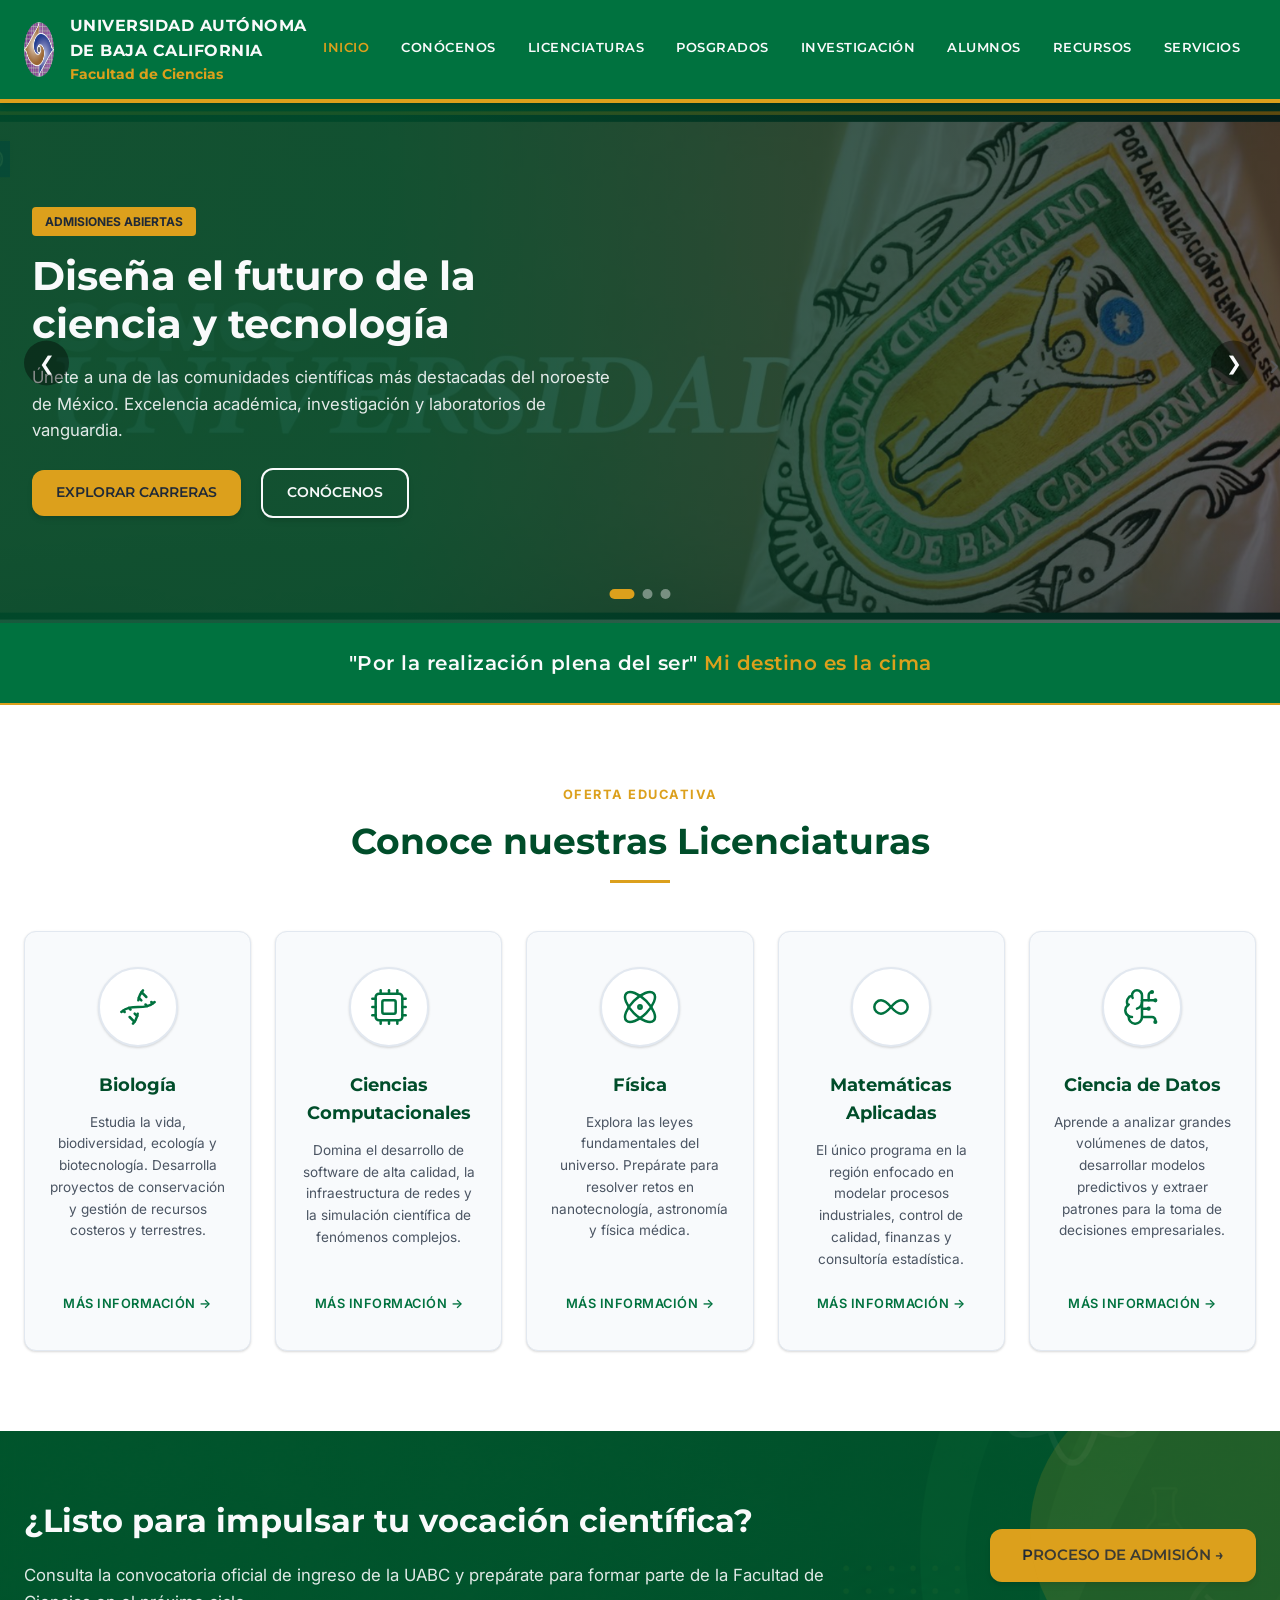
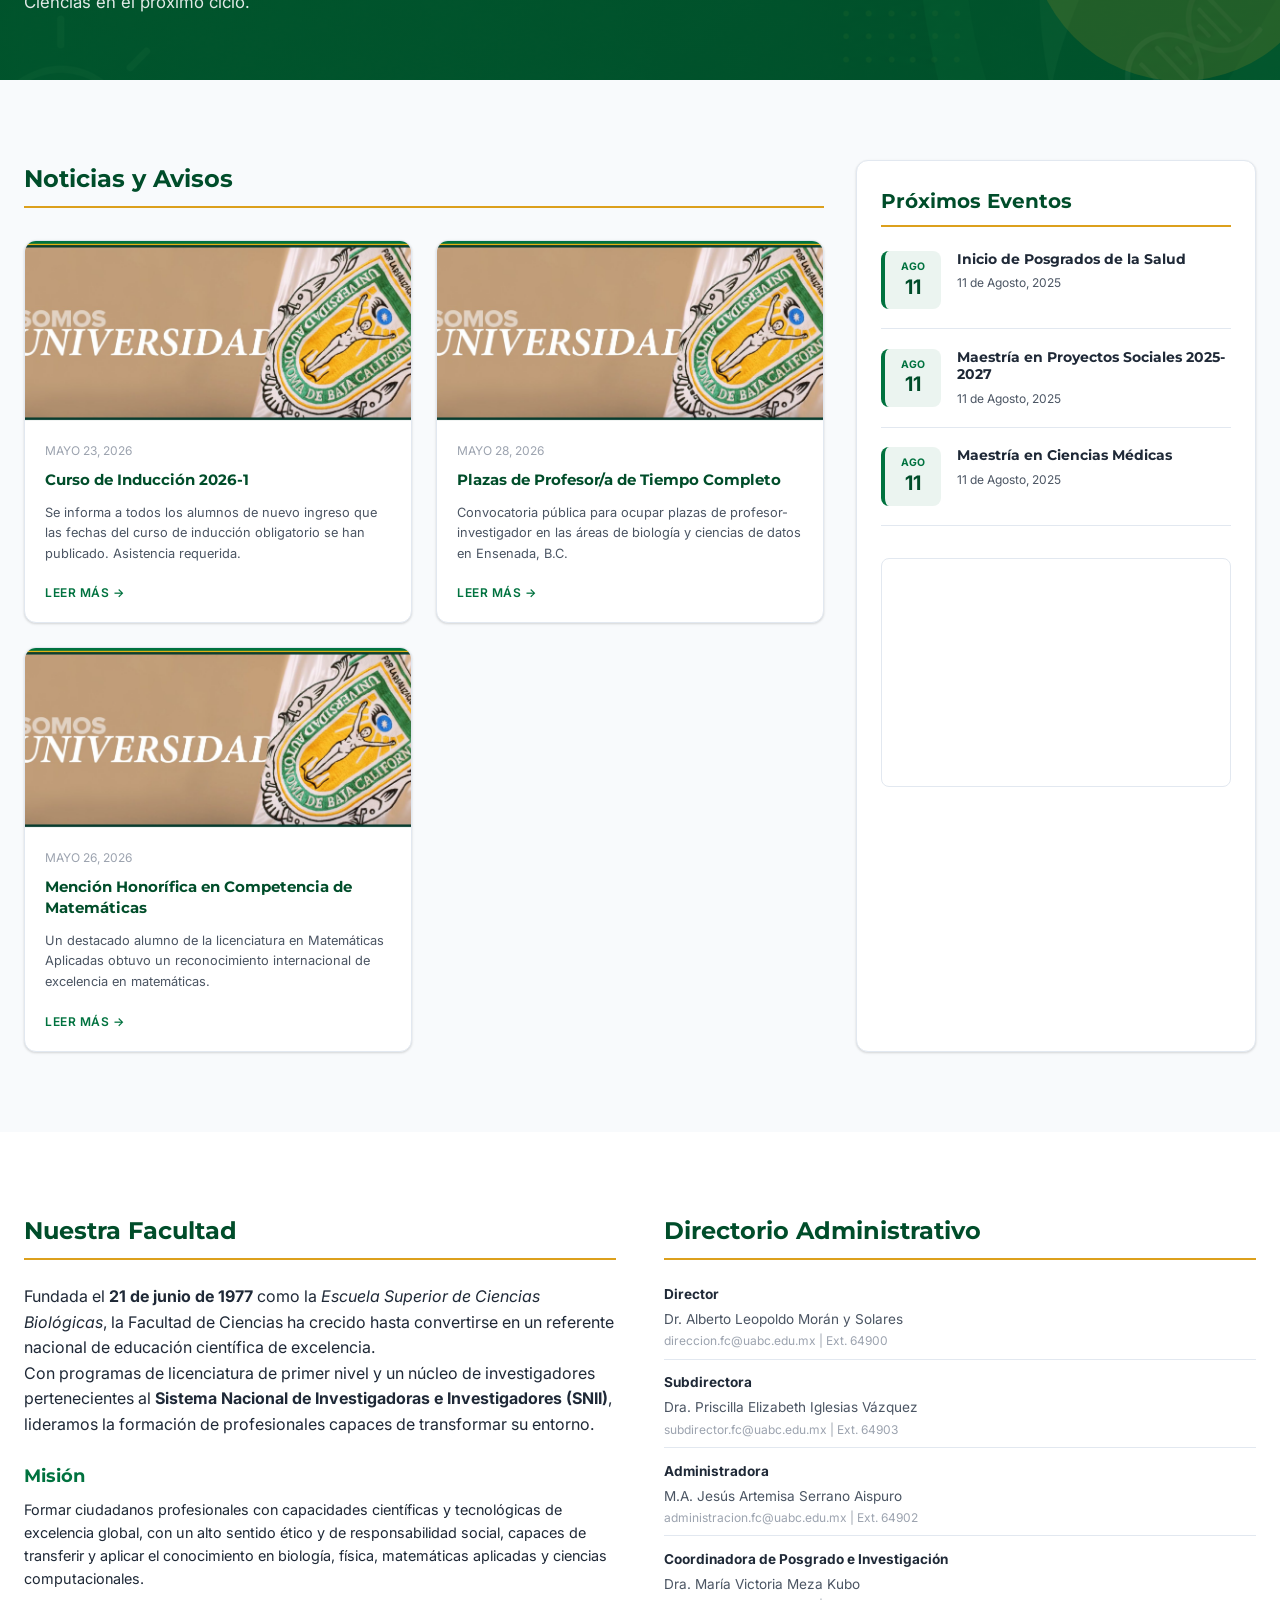
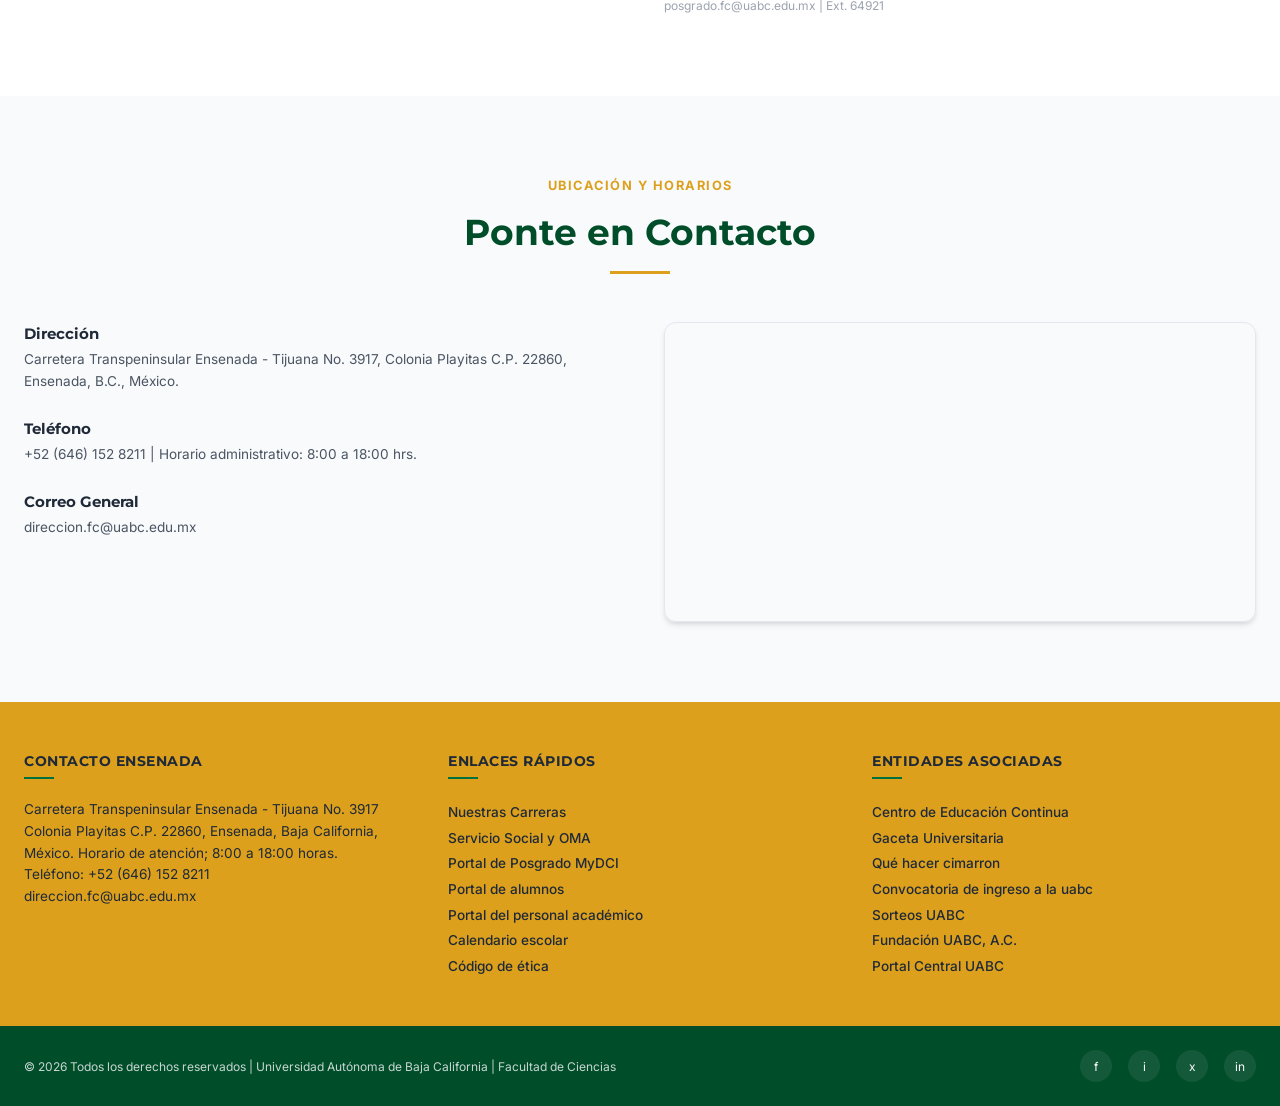
<file: index.html>
<!DOCTYPE html>
<html lang="es">

<head>
    <meta charset="UTF-8">
    <meta name="viewport" content="width=device-width, initial-scale=1.0">
    <title>Facultad de Ciencias - UABC Ensenada</title>
    <meta name="description"
        content="Sitio web oficial de la Facultad de Ciencias de la Universidad Autónoma de Baja California, Campus Ensenada.">
    <link rel="icon" href="./assets/img/fcloog.png">
    <link rel="stylesheet" href="styles.css">
</head>

<body>

    <!-- Top Utility Bar -->
    <!-- <div class="top-bar">
        <div class="container">
            <div> Ensenada, Baja California, México | +52 (646) 152 8211</div>
            <div class="top-bar-links">
                <a href="#contacto">Contacto</a>
                <a href="#" style="font-weight: 700; color: var(--accent-color);">ES</a>
                <a href="#" style="opacity: 0.7;">EN</a>
            </div>
        </div>
    </div> -->

    <!-- Header & Navigation -->
    <header class="header-wrapper">
        <div class="container">
            <div class="main-nav">
                <!-- Brand section with logos -->
                <a href="index.html" class="brand-section" id="logo-link">
                    <div class="brand-logos">
                        <img src="./assets/img/fcloog.png" alt="Logo Facultad de Ciencias" class="fc-logo"
                            id="fc-logo-img">
                    </div>
                    <div class="brand-text">
                        <h1>Universidad Autónoma de Baja California</h1>
                        <p><b> Facultad de Ciencias</b></p>
                    </div>
                </a>

                <!-- Desktop Menu -->
                <nav class="nav-links" id="navLinks">
<div class="nav-item active">
                        <a href="./index.html" class="nav-link">Inicio</a>
                    </div>
                    <div class="nav-item ">
                        <a href="./index.html#nosotros" class="nav-link">Conócenos</a>
                        <div class="dropdown-menu">
                            <a href="./index.html#nosotros" class="dropdown-item">Historia</a>
                            <a href="./index.html#nosotros" class="dropdown-item">Misión y Visión</a>
                            <a href="./index.html#nosotros" class="dropdown-item">Directorio Administrativo</a>
                        </div>
                    </div>
                    <div class="nav-item ">
                        <a href="./index.html#carreras" class="nav-link">Licenciaturas</a>
                        <div class="dropdown-menu">
                            <a href="./carreras/biologia.html" class="dropdown-item">Biología</a>
                            <a href="./carreras/computacion.html" class="dropdown-item">Ciencias Computacionales</a>
                            <a href="./carreras/fisica.html" class="dropdown-item">Física</a>
                            <a href="./carreras/matematicas.html" class="dropdown-item">Matemáticas Aplicadas</a>
                            <a href="./carreras/datos.html" class="dropdown-item">Ciencia de Datos</a>
                        </div>
                    </div>
                    <div class="nav-item">
                        <a href="./index.html#posgrados" class="nav-link">Posgrados</a>
                        <div class="dropdown-menu">
                            <a href="https://www.mezauabc.com/" target="_blank" class="dropdown-item">M. en Ecología
                                Molecular y Biotecnología</a>
                            <a href="http://fcm.ens.uabc.mx/posgrado/gestion-ambiental-especialidad.php" target="_blank"
                                class="dropdown-item">Esp. en Gestión Ambiental</a>
                            <a href="https://www.mydciuabc.com/" target="_blank" class="dropdown-item">M. y Dr. en
                                Ciencias e Ingeniería (MyDCI)</a>
                        </div>
                    </div>
                    <div class="nav-item ">
                        <a href="./investigacion/index.html" class="nav-link">Investigación</a>
                        <div class="dropdown-menu">
                            <a href="./investigacion/index.html#academicos" class="dropdown-item">Académicos</a>
                            <a href="./investigacion/index.html#indicadores" class="dropdown-item">Indicadores de Calidad</a>
                            <a href="./investigacion/index.html#cuerpos" class="dropdown-item">Cuerpos Académicos</a>
                            <a href="./investigacion/index.html#proyectos" class="dropdown-item">Proyectos Activos</a>
                        </div>
                    </div>
                    <div class="nav-item ">
                        <a href="./alumnos/index.html" class="nav-link">Alumnos</a>
                        <div class="dropdown-menu">
                            <a href="./alumnos/index.html#horarios" class="dropdown-item">Horarios de Clase</a>
                            <a href="./alumnos/index.html#servicio" class="dropdown-item">Servicio Social</a>
                            <a href="./alumnos/index.html#oma" class="dropdown-item">Modalidades de Aprendizaje (OMA)</a>
                            <a href="./alumnos/index.html#examenes" class="dropdown-item">Exámenes especiales</a>
                            <a href="./alumnos/index.html#bajas" class="dropdown-item">Proceso de Bajas</a>
                            <a href="./alumnos/index.html#ingreso" class="dropdown-item">Nuevo Ingreso</a>
                            <a href="./alumnos/index.html#inscripciones" class="dropdown-item">Inscripciones</a>
                            <a href="./alumnos/index.html#practicas" class="dropdown-item">Prácticas Profesionales</a>
                            <a href="./alumnos/index.html#portal" class="dropdown-item">Portal de Alumnos</a>
                            <a href="./alumnos/index.html#tutorias" class="dropdown-item">Tutoría</a>
                            <a href="./alumnos/index.html#titulacion" class="dropdown-item">Titulación</a>
                            <a href="./alumnos/index.html#blackboard" class="dropdown-item">Blackboard</a>
                            <a href="./alumnos/index.html#seguro" class="dropdown-item">Seguro Facultativo</a>
                            <a href="./alumnos/index.html#programa81" class="dropdown-item">Programa 8=1</a>
                            <a href="./alumnos/index.html#sociedad" class="dropdown-item">Sociedad de Alumnos</a>
                        </div>
                    </div>
                    <div class="nav-item ">
                        <a href="./recursos/index.html" class="nav-link">Recursos</a>
                        <div class="dropdown-menu">
                            <a href="./recursos/index.html#manuales" class="dropdown-item">Manuales de Laboratorio</a>
                            <a href="./recursos/index.html#libros" class="dropdown-item">Libros Publicados</a>
                            <a href="./recursos/index.html#normatividad" class="dropdown-item">Reglamentos</a>
                        </div>
                    </div>
                    <div class="nav-item ">
                        <a href="./servicios/index.html" class="nav-link">Servicios</a>
                        <div class="dropdown-menu">
                            <a href="./servicios/index.html#visitas" class="dropdown-item">Visitas</a>
                            <a href="./servicios/index.html#prestacion" class="dropdown-item">Prestación de Servicios</a>
                        </div>
                    </div>
                </nav>

                <button class="mobile-menu-btn" id="mobileMenuBtn">☰</button>
            </div>
        </div>
    </header>

    <!-- Hero Carousel -->
    <section class="hero-slider" id="hero-slider-section">
        <div class="slider-container" id="sliderContainer">
            <!-- Slide 1: Welcome -->
            <div class="slide">
                <img src="./assets/img/carrusel.png" alt="Facultad de Ciencias Campus Ensenada">
                <div class="slide-overlay">
                    <div class="slide-content">
                        <span class="slide-tag">Admisiones Abiertas</span>
                        <h2>Diseña el futuro de la ciencia y tecnología</h2>
                        <p>Únete a una de las comunidades científicas más destacadas del noroeste de México. Excelencia
                            académica, investigación y laboratorios de vanguardia.</p>
                        <a href="#carreras" class="btn">Explorar Carreras</a>
                        <a href="#nosotros" class="btn btn-secondary">Conócenos</a>
                    </div>
                </div>
            </div>

            <!-- Slide 2: Induction Course -->
            <div class="slide">
                <img src="./assets/img/carrusel.png" alt="Alumnos Facultad de Ciencias">
                <div class="slide-overlay">
                    <div class="slide-content">
                        <span class="slide-tag">Nuevo Ingreso</span>
                        <h2>Curso de Inducción 2026-1</h2>
                        <p>Te damos la bienvenida a tu nueva etapa académica. Consulta las fechas y requisitos
                            obligatorios para estudiantes de nuevo ingreso.</p>
                        <a href="#noticias" class="btn">Ver Fechas</a>
                    </div>
                </div>
            </div>

            <!-- Slide 3: Peace Campaign -->
            <div class="slide">
                <img src="./assets/img/carrusel.png" alt="UABC Institucional">
                <div class="slide-overlay">
                    <div class="slide-content">
                        <span class="slide-tag">Cultura de Paz</span>
                        <h2>Cero Tolerancia a la Violencia</h2>
                        <p>En la UABC fomentamos un ambiente seguro, de respeto e inclusión para toda nuestra comunidad
                            estudiantil y académica.</p>
                        <a href="https://www.uabc.mx/wp-content/uploads/bsk-pdf-manager/2023/10/Programa-Institucional-para-la-Cultura-de-Paz-UABC_.pdf"
                            target="_blank" class="btn">Ver Protocolos</a>
                    </div>
                </div>
            </div>
        </div>

        <!-- Navigation Buttons -->
        <button class="slider-btn slider-prev" id="sliderPrev">❮</button>
        <button class="slider-btn slider-next" id="sliderNext">❯</button>

        <!-- Navigation Dots -->
        <div class="slider-dots" id="sliderDots"></div>
    </section>

    <!-- Slogan Bar -->
    <div class="slogan-bar">
        "Por la realización plena del ser" <span>Mi destino es la cima</span>
    </div>

    <!-- Academic Programs Section (Enrollment Target) -->
    <section class="section-programs" id="carreras">
        <div class="container">
            <div class="section-header">
                <span class="section-tag">Oferta Educativa</span>
                <h2 class="section-title">Conoce nuestras Licenciaturas</h2>
            </div>

            <div class="programs-grid">
                <!-- Biology -->
                <div class="program-card">
                    <div class="program-icon-wrapper">
                        <!-- Custom Biological DNA/Leaf SVG -->
                        <svg xmlns="http://www.w3.org/2000/svg" width="24" height="24" viewBox="0 0 24 24" fill="none"
                            stroke="currentColor" stroke-width="2" stroke-linecap="round" stroke-linejoin="round"
                            class="lucide lucide-dna-icon lucide-dna">
                            <path d="m10 16 1.5 1.5" />
                            <path d="m14 8-1.5-1.5" />
                            <path d="M15 2c-1.798 1.998-2.518 3.995-2.807 5.993" />
                            <path d="m16.5 10.5 1 1" />
                            <path d="m17 6-2.891-2.891" />
                            <path d="M2 15c6.667-6 13.333 0 20-6" />
                            <path d="m20 9 .891.891" />
                            <path d="M3.109 14.109 4 15" />
                            <path d="m6.5 12.5 1 1" />
                            <path d="m7 18 2.891 2.891" />
                            <path d="M9 22c1.798-1.998 2.518-3.995 2.807-5.993" />
                        </svg>
                    </div>
                    <h3>Biología</h3>
                    <p>Estudia la vida, biodiversidad, ecología y biotecnología. Desarrolla proyectos de conservación y
                        gestión de recursos costeros y terrestres.</p>
                    <a href="./carreras/biologia.html" class="btn-text">Más Información →</a>
                </div>

                <!-- Computer Science -->
                <div class="program-card">
                    <div class="program-icon-wrapper">
                        <!-- Custom Computer/Code SVG -->
                        <svg xmlns="http://www.w3.org/2000/svg" width="24" height="24" viewBox="0 0 24 24" fill="none"
                            stroke="currentColor" stroke-width="2" stroke-linecap="round" stroke-linejoin="round"
                            class="lucide lucide-cpu-icon lucide-cpu">
                            <path d="M12 20v2" />
                            <path d="M12 2v2" />
                            <path d="M17 20v2" />
                            <path d="M17 2v2" />
                            <path d="M2 12h2" />
                            <path d="M2 17h2" />
                            <path d="M2 7h2" />
                            <path d="M20 12h2" />
                            <path d="M20 17h2" />
                            <path d="M20 7h2" />
                            <path d="M7 20v2" />
                            <path d="M7 2v2" />
                            <rect x="4" y="4" width="16" height="16" rx="2" />
                            <rect x="8" y="8" width="8" height="8" rx="1" />
                        </svg>
                    </div>
                    <h3>Ciencias Computacionales</h3>
                    <p>Domina el desarrollo de software de alta calidad, la infraestructura de redes y la simulación
                        científica de fenómenos complejos.</p>
                    <a href="./carreras/computacion.html" class="btn-text">Más Información →</a>
                </div>

                <!-- Physics -->
                <div class="program-card">
                    <div class="program-icon-wrapper">
                        <!-- Custom Physics/Atom SVG -->
                        <svg xmlns="http://www.w3.org/2000/svg" width="24" height="24" viewBox="0 0 24 24" fill="none"
                            stroke="currentColor" stroke-width="2" stroke-linecap="round" stroke-linejoin="round"
                            class="lucide lucide-atom-icon lucide-atom">
                            <circle cx="12" cy="12" r="1" />
                            <path
                                d="M20.2 20.2c2.04-2.03.02-7.36-4.5-11.9-4.54-4.52-9.87-6.54-11.9-4.5-2.04 2.03-.02 7.36 4.5 11.9 4.54 4.52 9.87 6.54 11.9 4.5Z" />
                            <path
                                d="M15.7 15.7c4.52-4.54 6.54-9.87 4.5-11.9-2.03-2.04-7.36-.02-11.9 4.5-4.52 4.54-6.54 9.87-4.5 11.9 2.03 2.04 7.36.02 11.9-4.5Z" />
                        </svg>
                    </div>
                    <h3>Física</h3>
                    <p>Explora las leyes fundamentales del universo. Prepárate para resolver retos en nanotecnología,
                        astronomía y física médica.</p>
                    <a href="./carreras/fisica.html" class="btn-text">Más Información →</a>
                </div>

                <!-- Applied Mathematics -->
                <div class="program-card">
                    <div class="program-icon-wrapper">
                        <!-- Custom Mathematics Sigma SVG -->
                        <svg xmlns="http://www.w3.org/2000/svg" width="24" height="24" viewBox="0 0 24 24" fill="none"
                            stroke="currentColor" stroke-width="2" stroke-linecap="round" stroke-linejoin="round"
                            class="lucide lucide-infinity-icon lucide-infinity">
                            <path d="M6 16c5 0 7-8 12-8a4 4 0 0 1 0 8c-5 0-7-8-12-8a4 4 0 1 0 0 8" />
                        </svg>
                    </div>
                    <h3>Matemáticas Aplicadas</h3>
                    <p>El único programa en la región enfocado en modelar procesos industriales, control de calidad,
                        finanzas y consultoría estadística.</p>
                    <a href="./carreras/matematicas.html" class="btn-text">Más Información →</a>
                </div>

                <!-- Data Science -->
                <div class="program-card">
                    <div class="program-icon-wrapper">
                        <!-- Custom Data Science Trend/Database SVG -->
                        <svg xmlns="http://www.w3.org/2000/svg" width="24" height="24" viewBox="0 0 24 24" fill="none"
                            stroke="currentColor" stroke-width="2" stroke-linecap="round" stroke-linejoin="round"
                            class="lucide lucide-brain-circuit-icon lucide-brain-circuit">
                            <path
                                d="M12 5a3 3 0 1 0-5.997.125 4 4 0 0 0-2.526 5.77 4 4 0 0 0 .556 6.588A4 4 0 1 0 12 18Z" />
                            <path d="M9 13a4.5 4.5 0 0 0 3-4" />
                            <path d="M6.003 5.125A3 3 0 0 0 6.401 6.5" />
                            <path d="M3.477 10.896a4 4 0 0 1 .585-.396" />
                            <path d="M6 18a4 4 0 0 1-1.967-.516" />
                            <path d="M12 13h4" />
                            <path d="M12 18h6a2 2 0 0 1 2 2v1" />
                            <path d="M12 8h8" />
                            <path d="M16 8V5a2 2 0 0 1 2-2" />
                            <circle cx="16" cy="13" r=".5" />
                            <circle cx="18" cy="3" r=".5" />
                            <circle cx="20" cy="21" r=".5" />
                            <circle cx="20" cy="8" r=".5" />
                        </svg>
                    </div>
                    <h3>Ciencia de Datos</h3>
                    <p>Aprende a analizar grandes volúmenes de datos, desarrollar modelos predictivos y extraer patrones
                        para la toma de decisiones empresariales.</p>
                    <a href="./carreras/datos.html" class="btn-text">Más Información →</a>
                </div>
            </div>
        </div>
    </section>

    <!-- Admission CTA Banner -->
    <section class="cta-banner">
        <div class="container">
            <div class="cta-grid">
                <div class="cta-content">
                    <h2>¿Listo para impulsar tu vocación científica?</h2>
                    <p>Consulta la convocatoria oficial de ingreso de la UABC y prepárate para formar parte de la
                        Facultad de Ciencias en el próximo ciclo.</p>
                </div>
                <div class="cta-action">
                    <a href="http://cgsege.uabc.mx" target="_blank" class="btn">Proceso de Admisión →</a>
                </div>
            </div>
        </div>
    </section>

    <!-- News & Events Section -->
    <section class="section-news-events" id="noticias">
        <div class="container">
            <div class="news-events-grid">
                <!-- News Column -->
                <div>
                    <h3
                        style="font-family: var(--font-title); font-size: 1.5rem; font-weight: 700; color: var(--primary-dark); margin-bottom: 2rem; border-bottom: 2px solid var(--accent-color); padding-bottom: 0.5rem;">
                        Noticias y Avisos
                    </h3>

                    <div class="news-list">
                        <!-- News 1 -->
                        <div class="news-card">
                            <div class="news-img">
                                <img src="./assets/img/carrusel.png" alt="Inducción">
                            </div>
                            <div class="news-body">
                                <span class="news-date">mayo 23, 2026</span>
                                <h4>Curso de Inducción 2026-1</h4>
                                <p class="news-excerpt">Se informa a todos los alumnos de nuevo ingreso que las fechas
                                    del curso de inducción obligatorio se han publicado. Asistencia requerida.</p>
                                <a href="#" class="news-link">Leer más →</a>
                            </div>
                        </div>

                        <!-- News 2 -->
                        <div class="news-card">
                            <div class="news-img">
                                <img src="./assets/img/carrusel.png" alt="Convocatoria Profesor">
                            </div>
                            <div class="news-body">
                                <span class="news-date">mayo 28, 2026</span>
                                <h4>Plazas de Profesor/a de Tiempo Completo</h4>
                                <p class="news-excerpt">Convocatoria pública para ocupar plazas de profesor-investigador
                                    en las áreas de biología y ciencias de datos en Ensenada, B.C.</p>
                                <a href="#" class="news-link">Leer más →</a>
                            </div>
                        </div>

                        <!-- News 3 -->
                        <div class="news-card">
                            <div class="news-img">
                                <img src="./assets/img/carrusel.png" alt="Matemáticas">
                            </div>
                            <div class="news-body">
                                <span class="news-date">mayo 26, 2026</span>
                                <h4>Mención Honorífica en Competencia de Matemáticas</h4>
                                <p class="news-excerpt">Un destacado alumno de la licenciatura en Matemáticas Aplicadas
                                    obtuvo un reconocimiento internacional de excelencia en matemáticas.</p>
                                <a href="#" class="news-link">Leer más →</a>
                            </div>
                        </div>
                    </div>
                </div>

                <!-- Events Sidebar -->
                <div class="events-panel">
                    <h3>Próximos Eventos</h3>

                    <div class="event-item">
                        <div class="event-date-box">
                            <span class="event-month">Ago</span>
                            <span class="event-day">11</span>
                        </div>
                        <div class="event-info">
                            <h4>Inicio de Posgrados de la Salud</h4>
                            <span class="event-time">11 de Agosto, 2025</span>
                        </div>
                    </div>

                    <div class="event-item">
                        <div class="event-date-box">
                            <span class="event-month">Ago</span>
                            <span class="event-day">11</span>
                        </div>
                        <div class="event-info">
                            <h4>Maestría en Proyectos Sociales 2025-2027</h4>
                            <span class="event-time">11 de Agosto, 2025</span>
                        </div>
                    </div>

                    <div class="event-item">
                        <div class="event-date-box">
                            <span class="event-month">Ago</span>
                            <span class="event-day">11</span>
                        </div>
                        <div class="event-info">
                            <h4>Maestría en Ciencias Médicas</h4>
                            <span class="event-time">11 de Agosto, 2025</span>
                        </div>
                    </div>

                    <!-- Embedded Calendar Placeholders -->
                    <div
                        style="margin-top: 2rem; border-radius: 8px; overflow: hidden; border: 1px solid var(--border-color);">
                        <iframe
                            src="https://calendar.google.com/calendar/embed?src=c_1d7f4e2f13a95999832a102148d23da3c765482bb9d0b1cf932b0a4d82a8c1bb%40group.calendar.google.com&ctz=America%2FLos_Angeles"
                            style="border: 0" width="100%" height="220" frameborder="0" scrolling="no"></iframe>
                    </div>
                </div>
            </div>
        </div>
    </section>

    <!-- Institutional / Faculty About Section -->
    <section class="section-news-events" id="nosotros" style="background-color: white;">
        <div class="container">
            <div class="contact-grid">
                <div>
                    <h3
                        style="font-family: var(--font-title); font-size: 1.5rem; font-weight: 700; color: var(--primary-dark); margin-bottom: 1.5rem; border-bottom: 2px solid var(--accent-color); padding-bottom: 0.5rem;">
                        Nuestra Facultad
                    </h3>
                    <p>Fundada el <strong>21 de junio de 1977</strong> como la <em>Escuela Superior de Ciencias
                            Biológicas</em>, la Facultad de Ciencias ha crecido hasta convertirse en un referente
                        nacional de educación científica de excelencia.</p>
                    <p>Con programas de licenciatura de primer nivel y un núcleo de investigadores pertenecientes al
                        <strong>Sistema Nacional de Investigadoras e Investigadores (SNII)</strong>, lideramos la
                        formación de profesionales capaces de transformar su entorno.
                    </p>

                    <div style="margin-top: 1.5rem;">
                        <h4
                            style="font-family: var(--font-title); font-size: 1.1rem; color: var(--primary-color); margin-bottom: 0.5rem; font-weight: 700;">
                            Misión</h4>
                        <p style="font-size: 0.9rem;">Formar ciudadanos profesionales con capacidades científicas y
                            tecnológicas de excelencia global, con un alto sentido ético y de responsabilidad social,
                            capaces de transferir y aplicar el conocimiento en biología, física, matemáticas aplicadas y
                            ciencias computacionales.</p>
                    </div>
                </div>

                <div>
                    <h3
                        style="font-family: var(--font-title); font-size: 1.5rem; font-weight: 700; color: var(--primary-dark); margin-bottom: 1.5rem; border-bottom: 2px solid var(--accent-color); padding-bottom: 0.5rem;">
                        Directorio Administrativo
                    </h3>
                    <div class="contact-info-list" style="gap: 0.8rem;">
                        <div style="border-bottom: 1px solid var(--border-color); padding-bottom: 0.5rem;">
                            <strong style="font-size: 0.85rem; display:block;">Director</strong>
                            <span style="font-size: 0.85rem; color: var(--text-medium);">Dr. Alberto Leopoldo Morán y
                                Solares</span>
                            <span style="font-size: 0.75rem; color: var(--text-muted); display:block;">
                                direccion.fc@uabc.edu.mx | Ext. 64900</span>
                        </div>
                        <div style="border-bottom: 1px solid var(--border-color); padding-bottom: 0.5rem;">
                            <strong style="font-size: 0.85rem; display:block;">Subdirectora</strong>
                            <span style="font-size: 0.85rem; color: var(--text-medium);">Dra. Priscilla Elizabeth
                                Iglesias Vázquez</span>
                            <span style="font-size: 0.75rem; color: var(--text-muted); display:block;">
                                subdirector.fc@uabc.edu.mx | Ext. 64903</span>
                        </div>
                        <div style="border-bottom: 1px solid var(--border-color); padding-bottom: 0.5rem;">
                            <strong style="font-size: 0.85rem; display:block;">Administradora</strong>
                            <span style="font-size: 0.85rem; color: var(--text-medium);">M.A. Jesús Artemisa Serrano
                                Aispuro</span>
                            <span style="font-size: 0.75rem; color: var(--text-muted); display:block;">
                                administracion.fc@uabc.edu.mx | Ext. 64902</span>
                        </div>
                        <div>
                            <strong style="font-size: 0.85rem; display:block;">Coordinadora de Posgrado e
                                Investigación</strong>
                            <span style="font-size: 0.85rem; color: var(--text-medium);">Dra. María Victoria Meza
                                Kubo</span>
                            <span style="font-size: 0.75rem; color: var(--text-muted); display:block;">
                                posgrado.fc@uabc.edu.mx | Ext. 64921</span>
                        </div>
                    </div>
                </div>
            </div>
        </div>
    </section>






    <!-- Contact & Map Section -->
    <section class="section-contact" id="contacto">
        <div class="container">
            <div class="section-header">
                <span class="section-tag">Ubicación y Horarios</span>
                <h2 class="section-title">Ponte en Contacto</h2>
            </div>

            <div class="contact-grid">
                <!-- Details -->
                <div class="contact-info-list">
                    <div class="contact-info-item">
                        <div class="contact-info-text">
                            <h4>Dirección</h4>
                            <p>Carretera Transpeninsular Ensenada - Tijuana No. 3917, Colonia Playitas C.P. 22860,
                                Ensenada, B.C., México.</p>
                        </div>
                    </div>

                    <div class="contact-info-item">
                        <div class="contact-info-text">
                            <h4>Teléfono</h4>
                            <p>+52 (646) 152 8211 | Horario administrativo: 8:00 a 18:00 hrs.</p>
                        </div>
                    </div>

                    <div class="contact-info-item">
                        <div class="contact-info-text">
                            <h4>Correo General</h4>
                            <p>direccion.fc@uabc.edu.mx</p>
                        </div>
                    </div>
                </div>

                <!-- Map -->
                <div class="contact-map">
                    <iframe src="https://www.google.com/maps?q=Facultad%20de%20Ciencias%20UABC%20Ensenada&output=embed"
                        width="100%" height="100%" style="border:0;" allowfullscreen="" loading="lazy"
                        referrerpolicy="no-referrer-when-downgrade">
                    </iframe>
                </div>
            </div>
        </div>
    </section>

    <!-- Footer -->
    <footer class="footer-wrapper">

        <!-- Info Band -->
        <div class="footer-middle">
            <div class="container">
                <div class="footer-middle-grid">
                    <div class="footer-middle-col">
                        <h3>Contacto Ensenada</h3>
                        <p style="font-size: 0.85rem; line-height: 1.6;"> Carretera Transpeninsular Ensenada - Tijuana
                            No. 3917
                            Colonia Playitas C.P. 22860, Ensenada, Baja California, México. Horario de atención; 8:00 a
                            18:00 horas.<br> Teléfono: +52 (646) 152 8211<br> direccion.fc@uabc.edu.mx</p>
                    </div>
                    <div class="footer-middle-col">
                        <h3>Enlaces Rápidos</h3>
                        <p>
                            <a href="#carreras">Nuestras Carreras</a><br>
                            <a href="#alumnos">Servicio Social y OMA</a><br>
                            <a href="https://www.mydciuabc.com/" target="_blank">Portal de Posgrado MyDCI</a><br>
                            <a href="https://alumnos.uabc.mx/web">Portal de alumnos</a><br>
                            <a href="https://academicos.uabc.mx/web">Portal del personal académico</a><br>
                            <a
                                href="https://bibliotecas.uabc.mx/wp-content/uploads/2026/01/Calendario-de-Actividades-2025-2-2026-1.pdf">Calendario
                                escolar</a><br>
                            <a
                                href="https://sriagral.uabc.mx/Externos/AbogadoGeneral/Acuerdos/Rector/41_CodigoEtica.pdf">Código
                                de ética</a><br>
                        </p>
                    </div>
                    <div class="footer-middle-col">
                        <h3>Entidades Asociadas</h3>
                        <p>
                            <a href="https://centrodeeducacioncontinua.uabc.mx/" target="_blank">Centro de Educación
                                Continua</a><br>
                            <a href="https://gaceta.uabc.mx/" target="_blank">Gaceta Universitaria</a><br>
                            <a href="https://gaceta.uabc.mx/quehacer/" target="_blank">Qué hacer cimarron</a><br>
                            <a href="" target="_blank">Convocatoria de ingreso a la uabc</a><br>
                            <a href="https://www.sorteosuabc.mx/" target="_blank">Sorteos UABC</a><br>
                            <a href="https://fundacionuabc.org/" target="_blank">Fundación UABC, A.C.</a><br>
                            <a href="https://www.uabc.mx/" target="_blank">Portal Central UABC</a><br>
                        </p>
                    </div>

                </div>
            </div>
        </div>

        <!-- Copyright & Social Band -->
        <div class="footer-bottom">
            <div class="container">
                <p>© 2026 Todos los derechos reservados | Universidad Autónoma de Baja California | Facultad de Ciencias
                </p>
                <div class="social-links">
                    <a href="https://www.facebook.com/UABC.FacultaddeCiencias" target="_blank" class="social-link">f</a>
                    <a href="https://www.instagram.com/uabc_oficial" target="_blank" class="social-link">i</a>
                    <a href="https://twitter.com/UABC_Oficial" target="_blank" class="social-link">x</a>
                    <a href="https://mx.linkedin.com/school/uabc/" target="_blank" class="social-link">in</a>
                </div>
            </div>
        </div>
    </footer>

    <script src="app.js"></script>
</body>

</html>
</file>
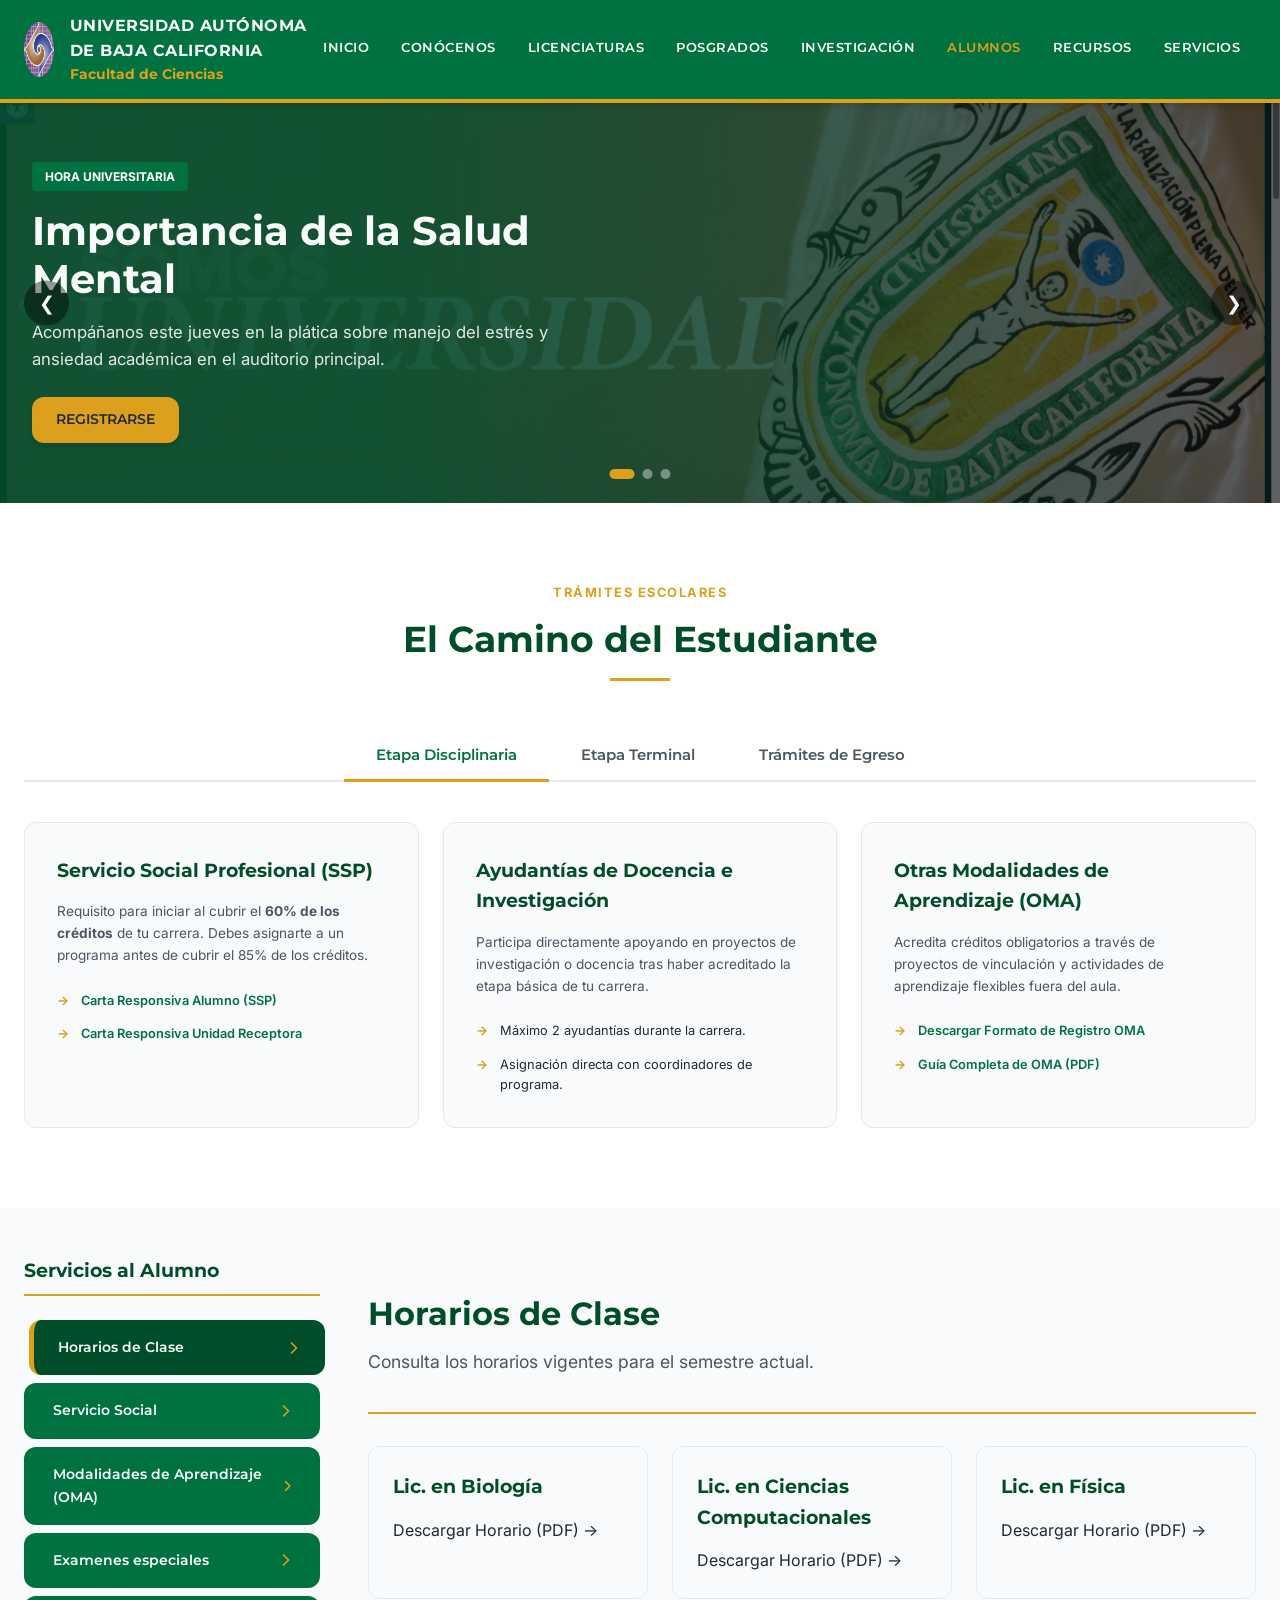
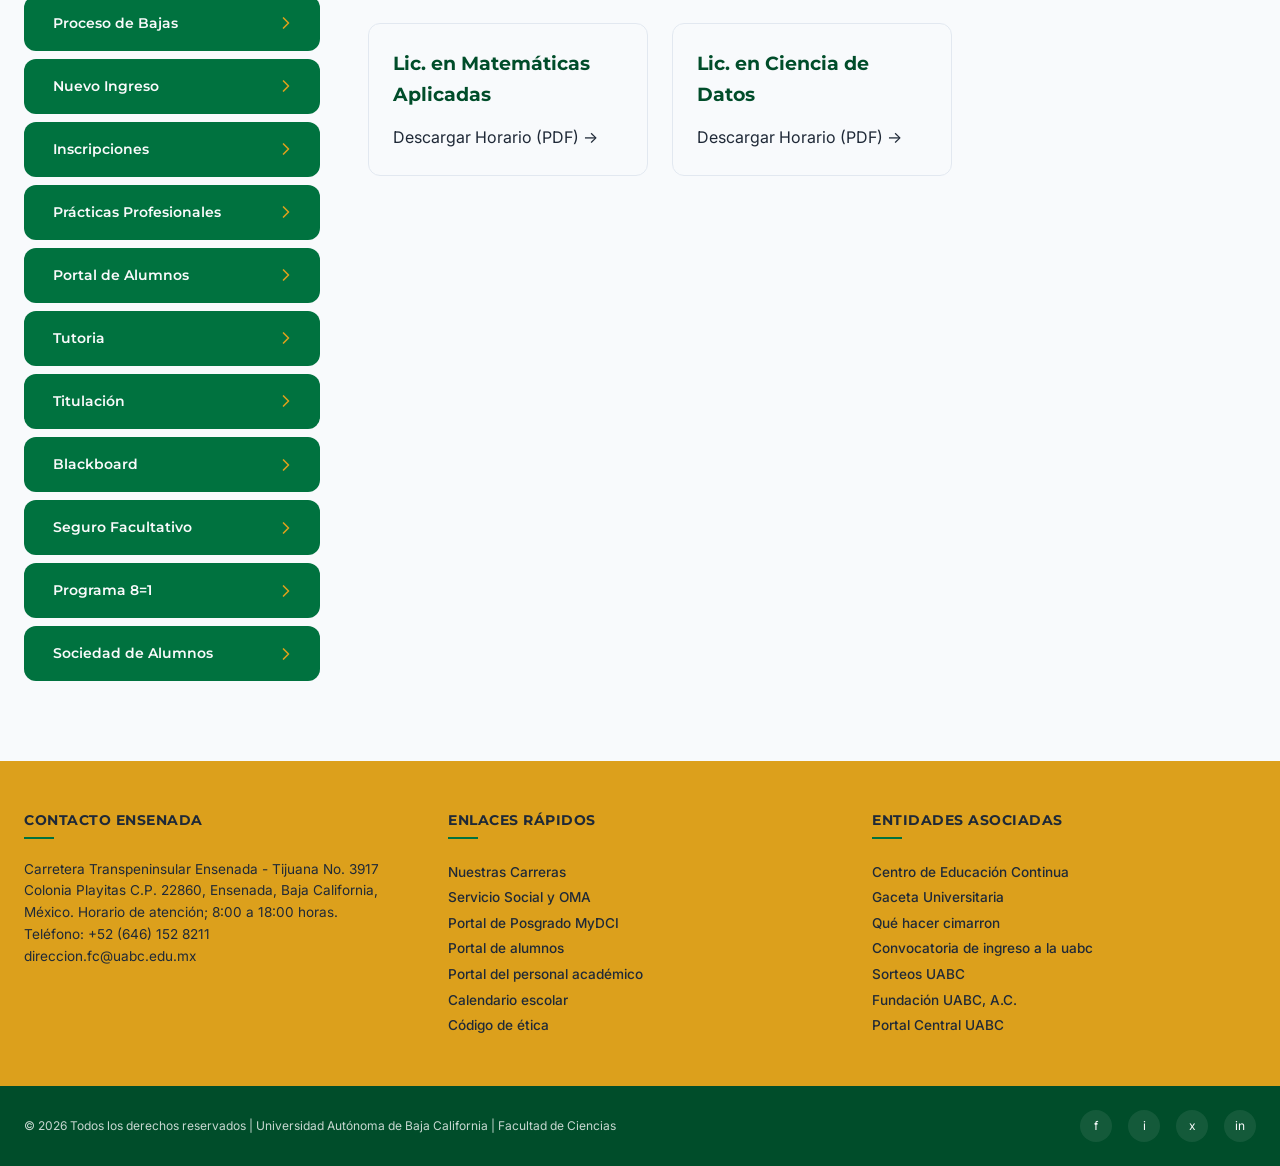
<file: alumnos/index.html>
<!DOCTYPE html>
<html lang="es">

<head>
    <meta charset="UTF-8">
    <meta name="viewport" content="width=device-width, initial-scale=1.0">
    <title>Alumnos - Servicios</title>
    <link rel="icon" href="../assets/img/fcloog.png">
    <link rel="stylesheet" href="../styles.css">
    <link rel="stylesheet" href="../student-menu.css">
</head>

<body>

    <!-- Header & Navigation -->
    <header class="header-wrapper">
        <div class="container">
            <div class="main-nav">
                <a href="../index.html" class="brand-section" id="logo-link">
                    <div class="brand-logos">
                        <img src="../assets/img/fcloog.png" alt="Logo Facultad de Ciencias" class="fc-logo"
                            id="fc-logo-img">
                    </div>
                    <div class="brand-text">
                        <h1>Universidad Autónoma de Baja California</h1>
                        <p><b> Facultad de Ciencias</b></p>
                    </div>
                </a>

                <!-- Desktop Menu -->
                <nav class="nav-links" id="navLinks">
                    <div class="nav-item ">
                        <a href="../index.html" class="nav-link">Inicio</a>
                    </div>
                    <div class="nav-item ">
                        <a href="../index.html#nosotros" class="nav-link">Conócenos</a>
                        <div class="dropdown-menu">
                            <a href="../index.html#nosotros" class="dropdown-item">Historia</a>
                            <a href="../index.html#nosotros" class="dropdown-item">Misión y Visión</a>
                            <a href="../index.html#nosotros" class="dropdown-item">Directorio Administrativo</a>
                        </div>
                    </div>
                    <div class="nav-item ">
                        <a href="../index.html#carreras" class="nav-link">Licenciaturas</a>
                        <div class="dropdown-menu">
                            <a href="../carreras/biologia.html" class="dropdown-item">Biología</a>
                            <a href="../carreras/computacion.html" class="dropdown-item">Ciencias Computacionales</a>
                            <a href="../carreras/fisica.html" class="dropdown-item">Física</a>
                            <a href="../carreras/matematicas.html" class="dropdown-item">Matemáticas Aplicadas</a>
                            <a href="../carreras/datos.html" class="dropdown-item">Ciencia de Datos</a>
                        </div>
                    </div>
                    <div class="nav-item">
                        <a href="../index.html#posgrados" class="nav-link">Posgrados</a>
                        <div class="dropdown-menu">
                            <a href="https://www.mezauabc.com/" target="_blank" class="dropdown-item">M. en Ecología
                                Molecular y Biotecnología</a>
                            <a href="http://fcm.ens.uabc.mx/posgrado/gestion-ambiental-especialidad.php" target="_blank"
                                class="dropdown-item">Esp. en Gestión Ambiental</a>
                            <a href="https://www.mydciuabc.com/" target="_blank" class="dropdown-item">M. y Dr. en
                                Ciencias e Ingeniería (MyDCI)</a>
                        </div>
                    </div>
                    <div class="nav-item ">
                        <a href="../investigacion/index.html" class="nav-link">Investigación</a>
                        <div class="dropdown-menu">
                            <a href="../investigacion/index.html#academicos" class="dropdown-item">Académicos</a>
                            <a href="../investigacion/index.html#indicadores" class="dropdown-item">Indicadores de
                                Calidad</a>
                            <a href="../investigacion/index.html#cuerpos" class="dropdown-item">Cuerpos Académicos</a>
                            <a href="../investigacion/index.html#proyectos" class="dropdown-item">Proyectos Activos</a>
                        </div>
                    </div>
                    <div class="nav-item active">
                        <a href="../alumnos/index.html" class="nav-link">Alumnos</a>
                        <div class="dropdown-menu">
                            <a href="../alumnos/index.html#horarios" class="dropdown-item">Horarios de Clase</a>
                            <a href="../alumnos/index.html#servicio" class="dropdown-item">Servicio Social</a>
                            <a href="../alumnos/index.html#oma" class="dropdown-item">Modalidades de Aprendizaje
                                (OMA)</a>
                            <a href="../alumnos/index.html#examenes" class="dropdown-item">Exámenes especiales</a>
                            <a href="../alumnos/index.html#bajas" class="dropdown-item">Proceso de Bajas</a>
                            <a href="../alumnos/index.html#ingreso" class="dropdown-item">Nuevo Ingreso</a>
                            <a href="../alumnos/index.html#inscripciones" class="dropdown-item">Inscripciones</a>
                            <a href="../alumnos/index.html#practicas" class="dropdown-item">Prácticas Profesionales</a>
                            <a href="../alumnos/index.html#portal" class="dropdown-item">Portal de Alumnos</a>
                            <a href="../alumnos/index.html#tutorias" class="dropdown-item">Tutoría</a>
                            <a href="../alumnos/index.html#titulacion" class="dropdown-item">Titulación</a>
                            <a href="../alumnos/index.html#blackboard" class="dropdown-item">Blackboard</a>
                            <a href="../alumnos/index.html#seguro" class="dropdown-item">Seguro Facultativo</a>
                            <a href="../alumnos/index.html#programa81" class="dropdown-item">Programa 8=1</a>
                            <a href="../alumnos/index.html#sociedad" class="dropdown-item">Sociedad de Alumnos</a>
                        </div>
                    </div>
                    <div class="nav-item ">
                        <a href="../recursos/index.html" class="nav-link">Recursos</a>
                        <div class="dropdown-menu">
                            <a href="../recursos/index.html#manuales" class="dropdown-item">Manuales de Laboratorio</a>
                            <a href="../recursos/index.html#libros" class="dropdown-item">Libros Publicados</a>
                            <a href="../recursos/index.html#normatividad" class="dropdown-item">Reglamentos</a>
                        </div>
                    </div>
                    <div class="nav-item ">
                        <a href="../servicios/index.html" class="nav-link">Servicios</a>
                        <div class="dropdown-menu">
                            <a href="../servicios/index.html#visitas" class="dropdown-item">Visitas</a>
                            <a href="../servicios/index.html#prestacion" class="dropdown-item">Prestación de
                                Servicios</a>
                        </div>
                    </div>
                </nav>

                <button class="mobile-menu-btn" id="mobileMenuBtn">☰</button>
            </div>
        </div>
    </header>

    <!-- Hero Carousel: Hora Universitaria -->
    <section class="hero-slider" id="hero-slider-section" style="height: 400px;">
        <div class="slider-container" id="sliderContainer">
            <!-- Slide 1: Plática -->
            <div class="slide">
                <img src="../assets/img/carrusel.png" alt="Hora Universitaria">
                <div class="slide-overlay">
                    <div class="slide-content">
                        <span class="slide-tag" style="background-color: var(--primary-color); color: white;">Hora
                            Universitaria</span>
                        <h2>Importancia de la Salud Mental</h2>
                        <p>Acompáñanos este jueves en la plática sobre manejo del estrés y ansiedad académica en el
                            auditorio principal.</p>
                        <a href="#" class="btn">Registrarse</a>
                    </div>
                </div>
            </div>

            <!-- Slide 2: Taller -->
            <div class="slide">
                <img src="../assets/img/carrusel.png" alt="Taller">
                <div class="slide-overlay">
                    <div class="slide-content">
                        <span class="slide-tag"
                            style="background-color: var(--primary-color); color: white;">Taller</span>
                        <h2>Redacción de Artículos Científicos</h2>
                        <p>Mejora tus habilidades de redacción para revistas internacionales. Cupo limitado, aparta tu
                            lugar.</p>
                        <a href="#" class="btn btn-secondary">Ver Detalles</a>
                    </div>
                </div>
            </div>

            <!-- Slide 3: Evento -->
            <div class="slide">
                <img src="../assets/img/carrusel.png" alt="Evento Deportivo">
                <div class="slide-overlay">
                    <div class="slide-content">
                        <span class="slide-tag"
                            style="background-color: var(--primary-color); color: white;">Deportes</span>
                        <h2>Torneo Intramuros 2026</h2>
                        <p>Inscribe a tu equipo en las disciplinas de Fútbol, Básquetbol y Voleibol. ¡Demuestra tu
                            espíritu Cimarrón!</p>
                        <a href="#" class="btn">Inscripciones</a>
                    </div>
                </div>
            </div>
        </div>

        <!-- Navigation Buttons -->
        <button class="slider-btn slider-prev" id="sliderPrev">❮</button>
        <button class="slider-btn slider-next" id="sliderNext">❯</button>

        <!-- Navigation Dots -->
        <div class="slider-dots" id="sliderDots"></div>
    </section>

    <!-- Student Stages / Procedures Section (Alumnos / Trámites) -->
    <section class="section-stages" id="alumnos">
        <div class="container">
            <div class="section-header">
                <span class="section-tag">Trámites Escolares</span>
                <h2 class="section-title">El Camino del Estudiante</h2>
            </div>

            <div class="tabs-nav">
                <button class="tab-btn active" data-tab="tab-disciplinaria">Etapa Disciplinaria</button>
                <button class="tab-btn" data-tab="tab-terminal">Etapa Terminal</button>
                <button class="tab-btn" data-tab="tab-egreso">Trámites de Egreso</button>
            </div>

            <!-- Disciplinaria Tab -->
            <div class="tab-content active" id="tab-disciplinaria">
                <div class="stages-grid">
                    <div class="stage-card">
                        <h3>Servicio Social Profesional (SSP)</h3>
                        <p>Requisito para iniciar al cubrir el <strong>60% de los créditos</strong> de tu carrera. Debes
                            asignarte a un programa antes de cubrir el 85% de los créditos.</p>
                        <ul class="stage-list">
                            <li><a href="https://ciencias.ens.uabc.mx/documentos/ssocial/CRA_SSP.docx">Carta Responsiva
                                    Alumno (SSP)</a></li>
                            <li><a href="https://ciencias.ens.uabc.mx/documentos/ssocial/CRUR_SSP.docx">Carta Responsiva
                                    Unidad Receptora</a></li>
                        </ul>
                    </div>

                    <div class="stage-card">
                        <h3>Ayudantías de Docencia e Investigación</h3>
                        <p>Participa directamente apoyando en proyectos de investigación o docencia tras haber
                            acreditado la etapa básica de tu carrera.</p>
                        <ul class="stage-list">
                            <li>Máximo 2 ayudantías durante la carrera.</li>
                            <li>Asignación directa con coordinadores de programa.</li>
                        </ul>
                    </div>

                    <div class="stage-card">
                        <h3>Otras Modalidades de Aprendizaje (OMA)</h3>
                        <p>Acredita créditos obligatorios a través de proyectos de vinculación y actividades de
                            aprendizaje flexibles fuera del aula.</p>
                        <ul class="stage-list">
                            <li><a
                                    href="https://ciencias.ens.uabc.mx/documentos/omas/formato-modalidades-aprendizaje.docx">Descargar
                                    Formato de Registro OMA</a></li>
                            <li><a href="https://ciencias.ens.uabc.mx/documentos/vinculacion/omas/Modalidades_de_Aprendizaje_2021.pdf"
                                    target="_blank">Guía Completa de OMA (PDF)</a></li>
                        </ul>
                    </div>
                </div>
            </div>

            <!-- Terminal Tab -->
            <div class="tab-content" id="tab-terminal">
                <div class="stages-grid">
                    <div class="stage-card">
                        <h3>Prácticas Profesionales (PP)</h3>
                        <p>Para asignarse se debe haber cubierto el <strong>70% de créditos totales</strong> y tener
                            liberada la primera etapa de servicio social comunitario.</p>
                        <ul class="stage-list">
                            <li><a href="https://ciencias.ens.uabc.mx/documentos/vinculacion/omas/CRP_PP_Alumno.docx">Carta
                                    Responsiva de Prácticas</a></li>
                            <li><a href="https://ciencias.ens.uabc.mx/documentos/vinculacion/practicas/Platica_Practicas_Profesionales_2022-2.pdf"
                                    target="_blank">Ver Presentación Informativa (PDF)</a></li>
                        </ul>
                    </div>

                    <div class="stage-card">
                        <h3>Seguro Facultativo</h3>
                        <p>Es un requisito indispensable para realizar tus prácticas profesionales o actividades de
                            campo contar con tu afiliación al IMSS activa.</p>
                        <ul class="stage-list">
                            <li><a href="https://ciencias.ens.uabc.mx/documentos/vinculacion/omas/SF%2001%2007%202021.pdf"
                                    target="_blank">Guía para el alta del Seguro (PDF)</a></li>
                        </ul>
                    </div>
                </div>
            </div>

            <!-- Egreso Tab -->
            <div class="tab-content" id="tab-egreso">
                <div class="stages-grid">
                    <div class="stage-card">
                        <h3>1. Historial en Ceros</h3>
                        <p>Haber acreditado el 100% de las asignaturas obligatorias y optativas de tu plan de estudios
                            en el sistema escolar de la UABC.</p>
                    </div>

                    <div class="stage-card">
                        <h3>2. Certificados de Pasante</h3>
                        <p>Trámite realizado en el Departamento de Servicios Estudiantiles tras contar con tu historial
                            en ceros. Permite tramitar el título.</p>
                        <ul class="stage-list">
                            <li>Certificado de Pasante</li>
                            <li>Certificado de Estudios Profesionales</li>
                        </ul>
                    </div>

                    <div class="stage-card">
                        <h3>3. Trámite de Título</h3>
                        <p>Integración del expediente en la Coordinación de Extensión y Vinculación (CEV) de la Facultad
                            de Ciencias para la obtención del Título Profesional.</p>
                        <ul class="stage-list">
                            <li><a href="https://ciencias.ens.uabc.mx/documentos/titulacion/RTIT.pdf"
                                    target="_blank">Requisitos de Titulación (PDF)</a></li>
                            <li><a href="https://ciencias.ens.uabc.mx/documentos/titulacion/TIT2.pdf"
                                    target="_blank">Guía del Proceso de Egreso (PDF)</a></li>
                            <li><a href="http://cgsege.uabc.mx/web/cgsege/tramite-unico-de-titulacion"
                                    target="_blank">Portal de Trámite Único (TUT)</a></li>
                        </ul>
                    </div>
                </div>
            </div>
        </div>
    </section>

    <!-- Page Content -->
    <section class="page-content-wrapper" style="padding-top: 3rem; padding-bottom: 5rem;">
        <div class="container">
            <div class="page-grid" style="grid-template-columns: 1fr 3fr;">

                <!-- Sidebar Menu (FIAD Style) -->
                <aside class="sidebar" style="top: 2rem;">
                    <h3
                        style="font-family: var(--font-title); color: var(--primary-dark); margin-bottom: 1.5rem; border-bottom: 2px solid var(--accent-color); padding-bottom: 0.5rem;">
                        Servicios al Alumno</h3>

                    <div class="student-menu" id="studentMenu">
                        <div class="student-menu-item active" data-target="horarios">Horarios de Clase<svg
                                viewBox="0 0 24 24">
                                <path d="M9 18l6-6-6-6" stroke-width="2" stroke-linecap="round"
                                    stroke-linejoin="round" />
                            </svg></div>
                        <div class="student-menu-item" data-target="servicio">Servicio Social<svg viewBox="0 0 24 24">
                                <path d="M9 18l6-6-6-6" stroke-width="2" stroke-linecap="round"
                                    stroke-linejoin="round" />
                            </svg></div>
                        <div class="student-menu-item" data-target="oma">Modalidades de Aprendizaje (OMA)<svg
                                viewBox="0 0 24 24">
                                <path d="M9 18l6-6-6-6" stroke-width="2" stroke-linecap="round"
                                    stroke-linejoin="round" />
                            </svg></div>
                        <div class="student-menu-item" data-target="examenes">Examenes especiales<svg
                                viewBox="0 0 24 24">
                                <path d="M9 18l6-6-6-6" stroke-width="2" stroke-linecap="round"
                                    stroke-linejoin="round" />
                            </svg></div>
                        <div class="student-menu-item" data-target="bajas">Proceso de Bajas<svg viewBox="0 0 24 24">
                                <path d="M9 18l6-6-6-6" stroke-width="2" stroke-linecap="round"
                                    stroke-linejoin="round" />
                            </svg></div>
                        <div class="student-menu-item" data-target="ingreso">Nuevo Ingreso<svg viewBox="0 0 24 24">
                                <path d="M9 18l6-6-6-6" stroke-width="2" stroke-linecap="round"
                                    stroke-linejoin="round" />
                            </svg></div>
                        <div class="student-menu-item" data-target="inscripciones">Inscripciones<svg
                                viewBox="0 0 24 24">
                                <path d="M9 18l6-6-6-6" stroke-width="2" stroke-linecap="round"
                                    stroke-linejoin="round" />
                            </svg></div>
                        <div class="student-menu-item" data-target="practicas">Prácticas Profesionales<svg
                                viewBox="0 0 24 24">
                                <path d="M9 18l6-6-6-6" stroke-width="2" stroke-linecap="round"
                                    stroke-linejoin="round" />
                            </svg></div>
                        <div class="student-menu-item" data-target="portal">Portal de Alumnos<svg viewBox="0 0 24 24">
                                <path d="M9 18l6-6-6-6" stroke-width="2" stroke-linecap="round"
                                    stroke-linejoin="round" />
                            </svg></div>
                        <div class="student-menu-item" data-target="tutorias">Tutoria<svg viewBox="0 0 24 24">
                                <path d="M9 18l6-6-6-6" stroke-width="2" stroke-linecap="round"
                                    stroke-linejoin="round" />
                            </svg></div>
                        <div class="student-menu-item" data-target="titulacion">Titulación<svg viewBox="0 0 24 24">
                                <path d="M9 18l6-6-6-6" stroke-width="2" stroke-linecap="round"
                                    stroke-linejoin="round" />
                            </svg></div>
                        <div class="student-menu-item" data-target="blackboard">Blackboard<svg viewBox="0 0 24 24">
                                <path d="M9 18l6-6-6-6" stroke-width="2" stroke-linecap="round"
                                    stroke-linejoin="round" />
                            </svg></div>
                        <div class="student-menu-item" data-target="seguro">Seguro Facultativo<svg viewBox="0 0 24 24">
                                <path d="M9 18l6-6-6-6" stroke-width="2" stroke-linecap="round"
                                    stroke-linejoin="round" />
                            </svg></div>
                        <div class="student-menu-item" data-target="programa81">Programa 8=1<svg viewBox="0 0 24 24">
                                <path d="M9 18l6-6-6-6" stroke-width="2" stroke-linecap="round"
                                    stroke-linejoin="round" />
                            </svg></div>
                        <div class="student-menu-item" data-target="sociedad">Sociedad de Alumnos<svg
                                viewBox="0 0 24 24">
                                <path d="M9 18l6-6-6-6" stroke-width="2" stroke-linecap="round"
                                    stroke-linejoin="round" />
                            </svg></div>
                    </div>
                </aside>

                <!-- Main Content Area -->
                <main class="page-main">

                    <!-- Content: Horarios -->
                    <div class="service-content active" id="horarios">
                        <div class="service-header">
                            <h2>Horarios de Clase</h2>
                            <p>Consulta los horarios vigentes para el semestre actual.</p>
                        </div>
                        <div class="stages-grid">
                            <div class="stage-card" style="padding: 1.5rem;">
                                <h3>Lic. en Biología</h3>
                                <a href="#" class="btn-text">Descargar Horario (PDF) →</a>
                            </div>
                            <div class="stage-card" style="padding: 1.5rem;">
                                <h3>Lic. en Ciencias Computacionales</h3>
                                <a href="#" class="btn-text">Descargar Horario (PDF) →</a>
                            </div>
                            <div class="stage-card" style="padding: 1.5rem;">
                                <h3>Lic. en Física</h3>
                                <a href="#" class="btn-text">Descargar Horario (PDF) →</a>
                            </div>
                            <div class="stage-card" style="padding: 1.5rem;">
                                <h3>Lic. en Matemáticas Aplicadas</h3>
                                <a href="#" class="btn-text">Descargar Horario (PDF) →</a>
                            </div>
                            <div class="stage-card" style="padding: 1.5rem;">
                                <h3>Lic. en Ciencia de Datos</h3>
                                <a href="#" class="btn-text">Descargar Horario (PDF) →</a>
                            </div>
                        </div>
                    </div>

                    <!-- Content: Servicio Social -->
                    <div class="service-content" id="servicio">
                        <div class="service-header">
                            <h2>Servicio Social</h2>
                            <p>Información y formatos para el Servicio Social Comunitario y Profesional.</p>
                        </div>
                        <div class="stages-grid" style="grid-template-columns: 1fr;">
                            <div class="stage-card">
                                <h3>Servicio Social Comunitario (1ra Etapa)</h3>
                                <p>Debes cumplir 300 horas en programas que beneficien a la comunidad o al entorno
                                    universitario.</p>
                                <a href="#" class="btn-text">Formatos SSC →</a>
                            </div>
                            <div class="stage-card">
                                <h3>Servicio Social Profesional (2da Etapa)</h3>
                                <p>Requisito para iniciar al cubrir el 60% de los créditos de tu carrera.</p>
                                <a href="#" class="btn-text">Formatos SSP →</a>
                            </div>
                        </div>
                    </div>

                    <!-- Content: OMA -->
                    <div class="service-content" id="oma">
                        <div class="service-header">
                            <h2>Modalidades de Aprendizaje (OMA)</h2>
                            <p>Acreditación de actividades flexibles obligatorias.</p>
                        </div>
                        <ul class="stage-list">
                            <li><strong>Ayudantías de Docencia e Investigación:</strong> Apoyo directo a profesores en
                                laboratorios o proyectos.</li>
                            <li><strong>Congresos y Simposios:</strong> Asistencia o presentación de carteles/ponencias.
                            </li>
                            <li><strong>Cursos Extra-curriculares:</strong> Cursos de actualización validados por la
                                facultad.</li>
                            <li><strong>Concursos Académicos:</strong> Participación en olimpiadas, hackathones o
                                certámenes de ciencia.</li>
                        </ul>
                    </div>

                    <!-- Content: Examenes especiales -->
                    <div class="service-content" id="examenes">
                        <div class="service-header">
                            <h2>Exámenes Especiales</h2>
                            <p>Exámenes de regularización o competencias.</p>
                        </div>
                        <div class="stage-card">
                            <p>Solicita tus exámenes para acreditar materias no cursadas o reprobadas dentro de los
                                tiempos del calendario universitario.</p>
                            <a href="#" class="btn-text">Solicitar Examen Especial →</a>
                        </div>
                    </div>

                    <!-- Content: Proceso de Bajas -->
                    <div class="service-content" id="bajas">
                        <div class="service-header">
                            <h2>Proceso de Bajas</h2>
                            <p>Bajas temporales o definitivas.</p>
                        </div>
                        <div class="stage-card">
                            <p>Si necesitas suspender tus estudios durante un semestre, tramita tu baja temporal en las
                                fechas indicadas.</p>
                            <a href="#" class="btn-text">Más información →</a>
                        </div>
                    </div>

                    <!-- Content: Nuevo Ingreso -->
                    <div class="service-content" id="ingreso">
                        <div class="service-header">
                            <h2>Nuevo Ingreso</h2>
                            <p>Información para aspirantes y alumnos de nuevo ingreso.</p>
                        </div>
                        <div class="stage-card">
                            <p>Consulta los requisitos, fechas de exámenes de admisión y cursos de inducción.</p>
                            <a href="#" class="btn-text">Portal de Aspirantes →</a>
                        </div>
                    </div>

                    <!-- Content: Inscripciones -->
                    <div class="service-content" id="inscripciones">
                        <div class="service-header">
                            <h2>Inscripciones y Reinscripciones</h2>
                            <p>Proceso de pago y selección de materias.</p>
                        </div>
                        <div class="stage-card">
                            <p>Realiza tu reinscripción a través del sistema oficial. Revisa las fechas y los
                                lineamientos de selección de asignaturas.</p>
                            <a href="#" class="btn-text">Sistema de Reinscripción →</a>
                        </div>
                    </div>

                    <!-- Content: Practicas -->
                    <div class="service-content" id="practicas">
                        <div class="service-header">
                            <h2>Prácticas Profesionales</h2>
                            <p>Vinculación formal con el sector laboral y de investigación.</p>
                        </div>
                        <div class="stage-card">
                            <p>Para asignarse se debe haber cubierto el <strong>70% de créditos totales</strong> y tener
                                liberada la primera etapa de servicio social comunitario.</p>
                            <br>
                            <a href="#" class="btn-text">Descargar Carta Responsiva (PDF) →</a>
                        </div>
                    </div>

                    <!-- Content: Portal de Alumnos -->
                    <div class="service-content" id="portal">
                        <div class="service-header">
                            <h2>Portal de Alumnos</h2>
                            <p>Acceso al sistema central de UABC.</p>
                        </div>
                        <div class="stage-card">
                            <p>Consulta tu historial académico, carga de materias, estado de cuenta y realiza pagos en
                                línea.</p>
                            <a href="https://alumnos.uabc.mx/web" target="_blank" class="btn">Ingresar al Portal →</a>
                        </div>
                    </div>

                    <!-- Content: Tutorias -->
                    <div class="service-content" id="tutorias">
                        <div class="service-header">
                            <h2>Tutorías y Asesorías</h2>
                            <p>Acompañamiento académico a lo largo de tu carrera.</p>
                        </div>
                        <div class="stage-card">
                            <h3>Programa de Asesorías Pares</h3>
                            <p>Si tienes dificultades con materias específicas, solicita apoyo a estudiantes de
                                semestres avanzados.</p>
                            <a href="#" class="btn-text">Solicitar Asesoría →</a>
                        </div>
                    </div>

                    <!-- Content: Titulacion -->
                    <div class="service-content" id="titulacion">
                        <div class="service-header">
                            <h2>Titulación</h2>
                            <p>Proceso de egreso y obtención del grado de licenciatura.</p>
                        </div>
                        <ul class="stage-list">
                            <li><strong>Promedio (Automática):</strong> Promedio general de 90 o superior sin exámenes
                                extraordinarios.</li>
                            <li><strong>Examen General de Egreso (EGEL Ceneval):</strong> Acreditar el examen con
                                testimonio de desempeño satisfactorio.</li>
                            <li><strong>Tesis y Examen Profesional:</strong> Defensa pública de un proyecto de
                                investigación.</li>
                            <li><strong>Prácticas Profesionales:</strong> Presentación de memoria de experiencia
                                profesional.</li>
                        </ul>
                    </div>

                    <!-- Content: Blackboard -->
                    <div class="service-content" id="blackboard">
                        <div class="service-header">
                            <h2>Blackboard UABC</h2>
                            <p>Plataforma educativa en línea.</p>
                        </div>
                        <div class="stage-card">
                            <p>Accede a tus cursos, materiales, tareas y exámenes a través de Blackboard Learn.</p>
                            <a href="https://uabc.blackboard.com/" target="_blank" class="btn">Ingresar a Blackboard
                                →</a>
                        </div>
                    </div>

                    <!-- Content: Seguro -->
                    <div class="service-content" id="seguro">
                        <div class="service-header">
                            <h2>Seguro Facultativo</h2>
                            <p>Afiliación al IMSS para estudiantes activos.</p>
                        </div>
                        <div class="stage-card">
                            <p>Requisito obligatorio para realizar salidas de campo e inscribirse al servicio social o
                                prácticas profesionales.</p>
                            <br>
                            <a href="#" class="btn-text">Guía de Alta en el Seguro (PDF) →</a>
                        </div>
                    </div>

                    <!-- Content: Programa 8=1 -->
                    <div class="service-content" id="programa81">
                        <div class="service-header">
                            <h2>Programa 8=1</h2>
                            <p>Reconocimiento a la excelencia académica.</p>
                        </div>
                        <div class="stage-card">
                            <p>El programa 8=1 beneficia a estudiantes destacados permitiéndoles avanzar más rápido en
                                su trayectoria escolar mediante la exención de pago de créditos al cumplir con los
                                requisitos estipulados.</p>
                        </div>
                    </div>

                    <!-- Content: Sociedad de Alumnos -->
                    <div class="service-content" id="sociedad">
                        <div class="service-header">
                            <h2>Sociedad de Alumnos</h2>
                            <p>Representación estudiantil de la Facultad de Ciencias.</p>
                        </div>
                        <div class="stage-card">
                            <p>Conoce a tus representantes estudiantiles, participa en actividades recreativas,
                                académicas y culturales organizadas por la Sociedad de Alumnos (SAFC).</p>
                        </div>
                    </div>

                </main>
            </div>
        </div>
    </section>

    <!-- Footer -->
    <footer class="footer-wrapper">

        <!-- Info Band -->
        <div class="footer-middle">
            <div class="container">
                <div class="footer-middle-grid">
                    <div class="footer-middle-col">
                        <h3>Contacto Ensenada</h3>
                        <p style="font-size: 0.85rem; line-height: 1.6;"> Carretera Transpeninsular Ensenada - Tijuana
                            No. 3917
                            Colonia Playitas C.P. 22860, Ensenada, Baja California, México. Horario de atención; 8:00 a
                            18:00 horas.<br> Teléfono: +52 (646) 152 8211<br> direccion.fc@uabc.edu.mx</p>
                    </div>
                    <div class="footer-middle-col">
                        <h3>Enlaces Rápidos</h3>
                        <p>
                            <a href="#carreras">Nuestras Carreras</a><br>
                            <a href="#alumnos">Servicio Social y OMA</a><br>
                            <a href="https://www.mydciuabc.com/" target="_blank">Portal de Posgrado MyDCI</a><br>
                            <a href="https://alumnos.uabc.mx/web">Portal de alumnos</a><br>
                            <a href="https://academicos.uabc.mx/web">Portal del personal académico</a><br>
                            <a
                                href="https://bibliotecas.uabc.mx/wp-content/uploads/2026/01/Calendario-de-Actividades-2025-2-2026-1.pdf">Calendario
                                escolar</a><br>
                            <a
                                href="https://sriagral.uabc.mx/Externos/AbogadoGeneral/Acuerdos/Rector/41_CodigoEtica.pdf">Código
                                de ética</a><br>
                        </p>
                    </div>
                    <div class="footer-middle-col">
                        <h3>Entidades Asociadas</h3>
                        <p>
                            <a href="https://centrodeeducacioncontinua.uabc.mx/" target="_blank">Centro de Educación
                                Continua</a><br>
                            <a href="https://gaceta.uabc.mx/" target="_blank">Gaceta Universitaria</a><br>
                            <a href="https://gaceta.uabc.mx/quehacer/" target="_blank">Qué hacer cimarron</a><br>
                            <a href="" target="_blank">Convocatoria de ingreso a la uabc</a><br>
                            <a href="https://www.sorteosuabc.mx/" target="_blank">Sorteos UABC</a><br>
                            <a href="https://fundacionuabc.org/" target="_blank">Fundación UABC, A.C.</a><br>
                            <a href="https://www.uabc.mx/" target="_blank">Portal Central UABC</a><br>
                        </p>
                    </div>

                </div>
            </div>
        </div>

        <!-- Copyright & Social Band -->
        <div class="footer-bottom">
            <div class="container">
                <p>© 2026 Todos los derechos reservados | Universidad Autónoma de Baja California | Facultad de Ciencias
                </p>
                <div class="social-links">
                    <a href="https://www.facebook.com/UABC.FacultaddeCiencias" target="_blank" class="social-link">f</a>
                    <a href="https://www.instagram.com/uabc_oficial" target="_blank" class="social-link">i</a>
                    <a href="https://twitter.com/UABC_Oficial" target="_blank" class="social-link">x</a>
                    <a href="https://mx.linkedin.com/school/uabc/" target="_blank" class="social-link">in</a>
                </div>
            </div>
        </div>
    </footer>

    <script src="../app.js"></script>
    <script>
        // Script for student menu tab switching
        document.addEventListener('DOMContentLoaded', () => {
            const menuItems = document.querySelectorAll('.student-menu-item');
            const contents = document.querySelectorAll('.service-content');

            // Check if there is a hash in URL to load specific tab
            const hash = window.location.hash.replace('#', '');
            if (hash) {
                const targetBtn = document.querySelector(`.student-menu-item[data-target="${hash}"]`);
                if (targetBtn) {
                    menuItems.forEach(i => i.classList.remove('active'));
                    contents.forEach(c => c.classList.remove('active'));

                    targetBtn.classList.add('active');
                    document.getElementById(hash).classList.add('active');
                    // scroll to top of grid
                    window.scrollTo(0, document.querySelector('.page-content-wrapper').offsetTop - 100);
                }
            }

            menuItems.forEach(item => {
                item.addEventListener('click', () => {
                    // Remove active from all
                    menuItems.forEach(i => i.classList.remove('active'));
                    contents.forEach(c => c.classList.remove('active'));

                    // Add active to clicked and corresponding content
                    item.classList.add('active');
                    const targetId = item.getAttribute('data-target');
                    document.getElementById(targetId).classList.add('active');

                    // Update URL hash
                    window.history.pushState(null, null, `#${targetId}`);
                });
            });
        });
    </script>
</body>

</html>
</file>
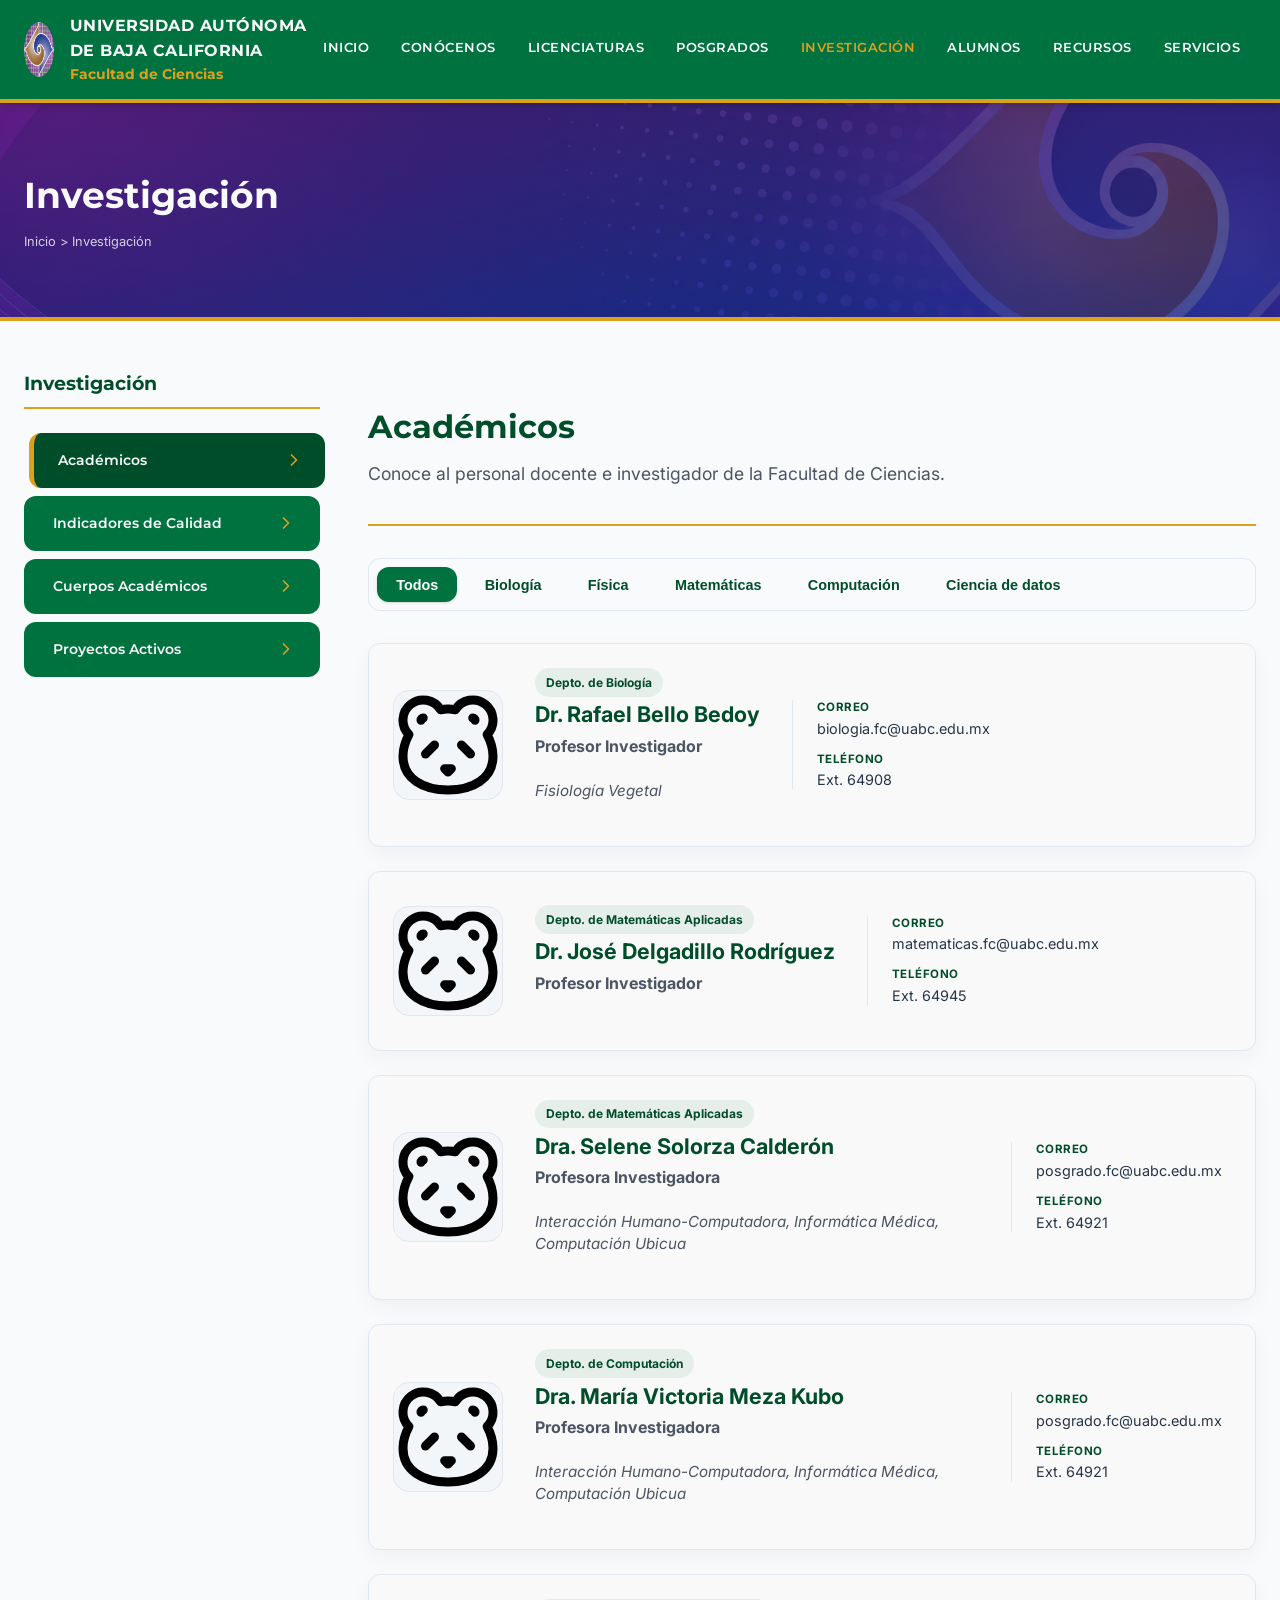
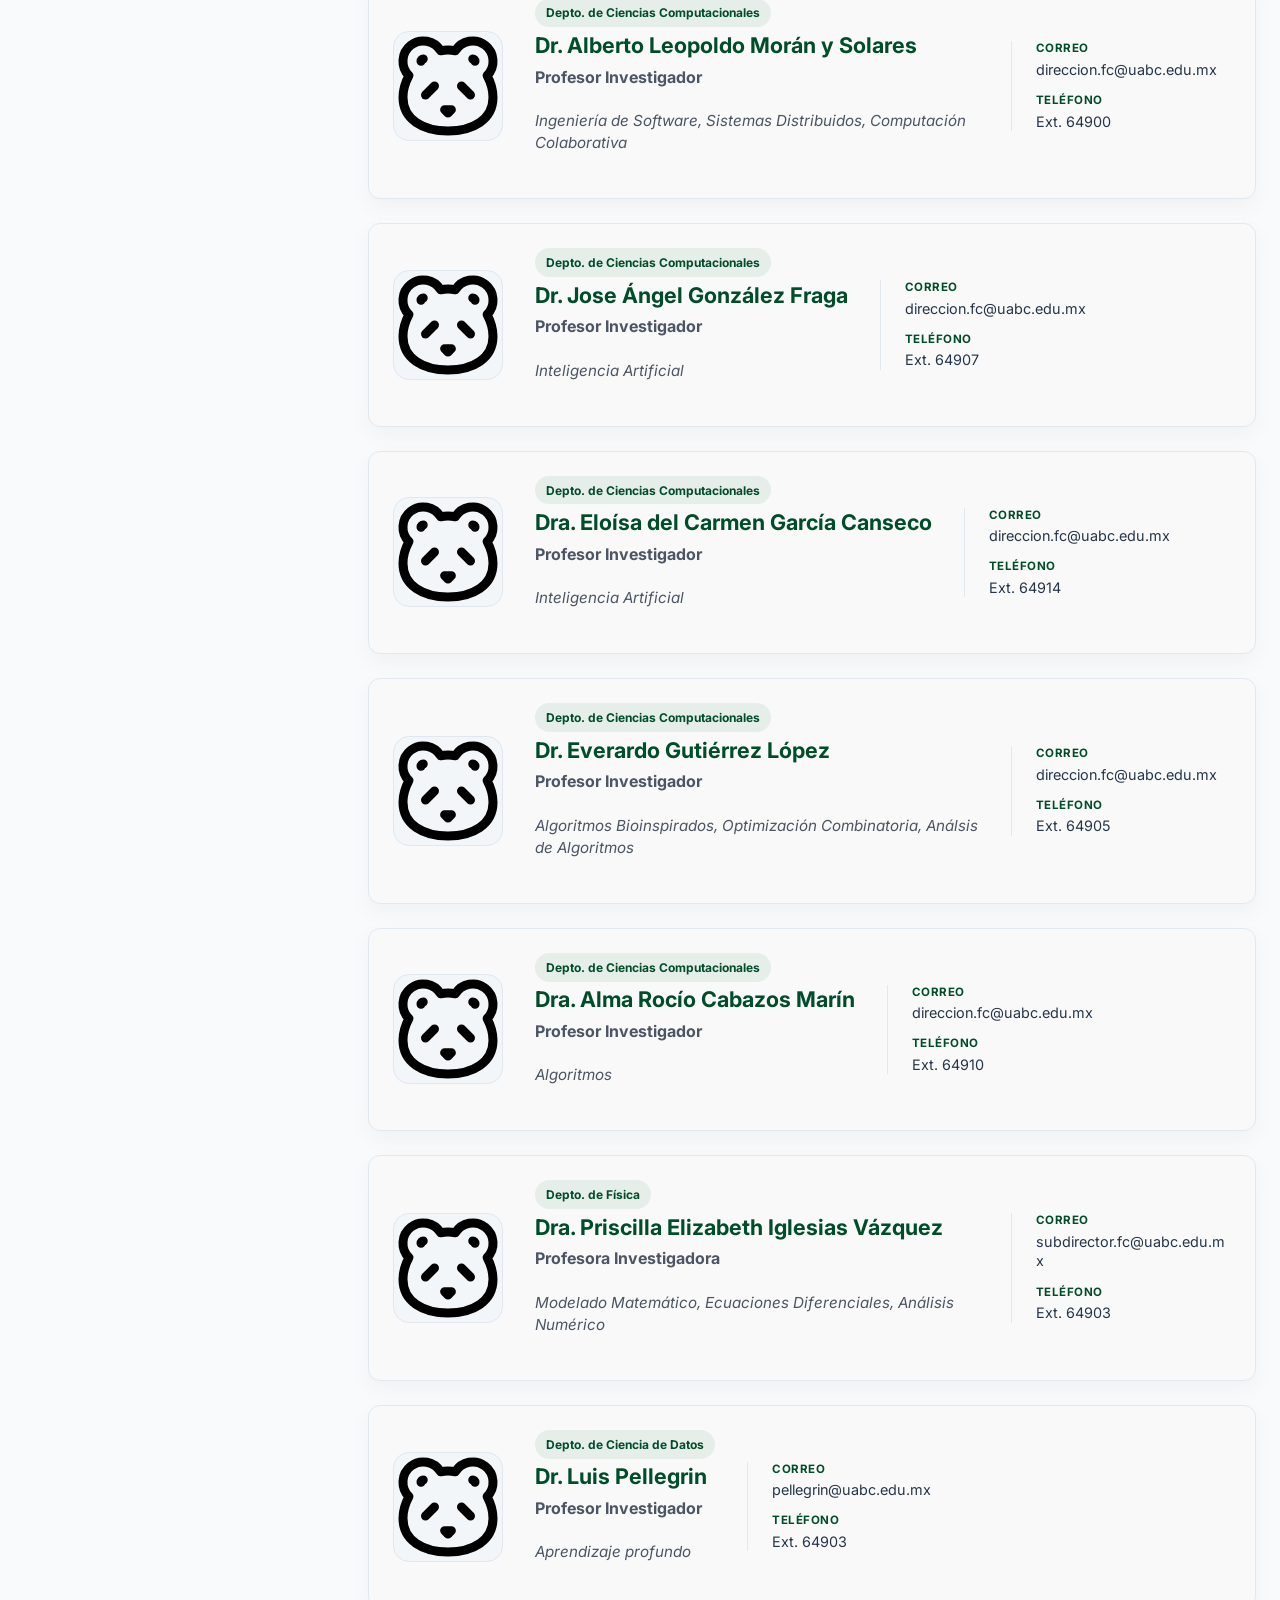
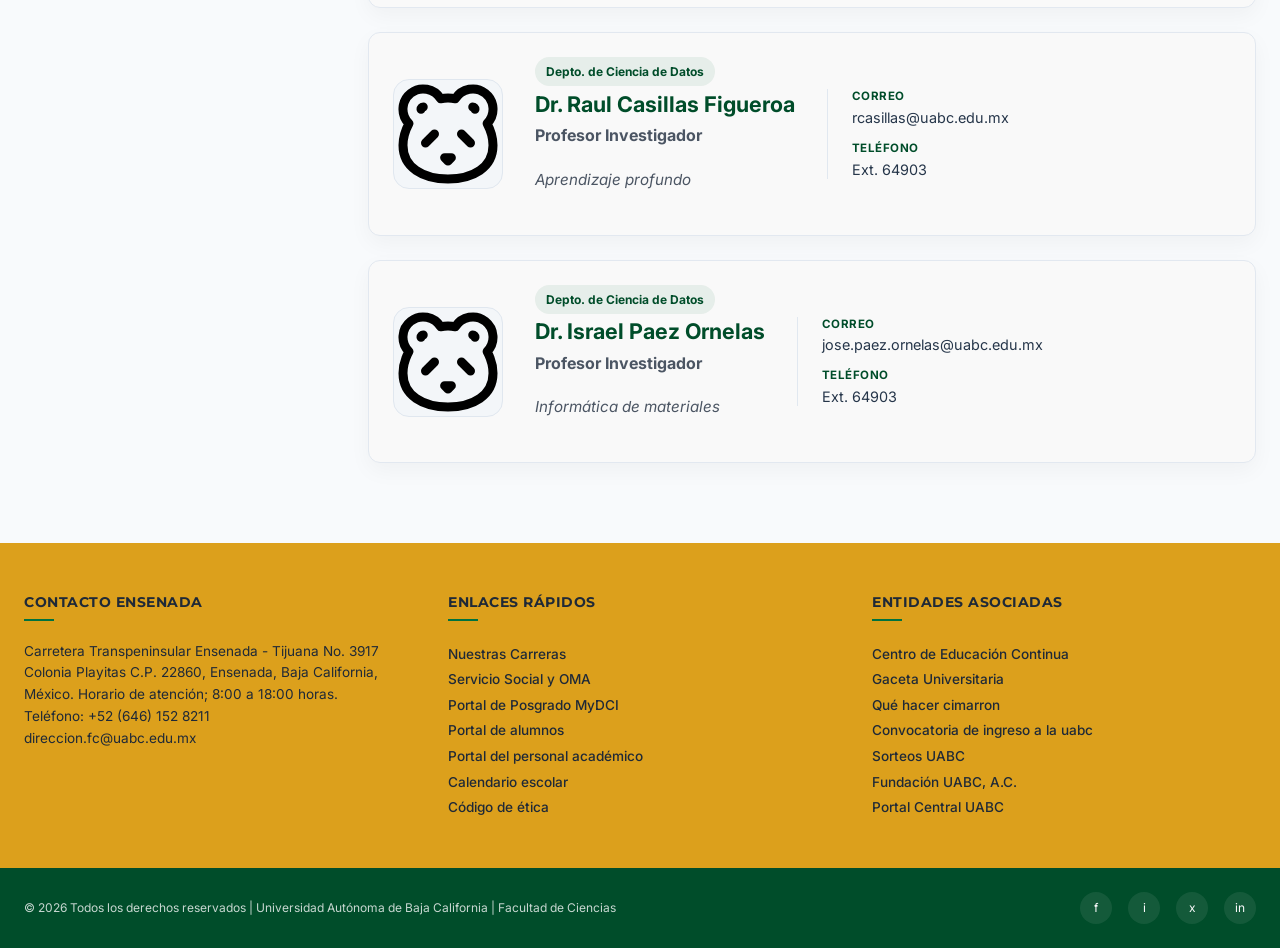
<file: investigacion/index.html>
<!DOCTYPE html>
<html lang="es">

<head>
    <meta charset="UTF-8">
    <meta name="viewport" content="width=device-width, initial-scale=1.0">
    <title>Investigación - Facultad de Ciencias</title>
    <link rel="icon" href="../assets/img/fcloog.png">
    <link rel="stylesheet" href="../styles.css">
    <link rel="stylesheet" href="../student-menu.css">
</head>

<body>

    <!-- Header & Navigation -->
    <header class="header-wrapper">
        <div class="container">
            <div class="main-nav">
                <a href="../index.html" class="brand-section" id="logo-link">
                    <div class="brand-logos">
                        <img src="../assets/img/fcloog.png" alt="Logo Facultad de Ciencias" class="fc-logo"
                            id="fc-logo-img">
                    </div>
                    <div class="brand-text">
                        <h1>Universidad Autónoma de Baja California</h1>
                        <p><b> Facultad de Ciencias</b></p>
                    </div>
                </a>

                <!-- Desktop Menu -->
                <nav class="nav-links" id="navLinks">
                    <div class="nav-item ">
                        <a href="../index.html" class="nav-link">Inicio</a>
                    </div>
                    <div class="nav-item ">
                        <a href="../index.html#nosotros" class="nav-link">Conócenos</a>
                        <div class="dropdown-menu">
                            <a href="../index.html#nosotros" class="dropdown-item">Historia</a>
                            <a href="../index.html#nosotros" class="dropdown-item">Misión y Visión</a>
                            <a href="../index.html#nosotros" class="dropdown-item">Directorio Administrativo</a>
                        </div>
                    </div>
                    <div class="nav-item ">
                        <a href="../index.html#carreras" class="nav-link">Licenciaturas</a>
                        <div class="dropdown-menu">
                            <a href="../carreras/biologia.html" class="dropdown-item">Biología</a>
                            <a href="../carreras/computacion.html" class="dropdown-item">Ciencias Computacionales</a>
                            <a href="../carreras/fisica.html" class="dropdown-item">Física</a>
                            <a href="../carreras/matematicas.html" class="dropdown-item">Matemáticas Aplicadas</a>
                            <a href="../carreras/datos.html" class="dropdown-item">Ciencia de Datos</a>
                        </div>
                    </div>
                    <div class="nav-item">
                        <a href="../index.html#posgrados" class="nav-link">Posgrados</a>
                        <div class="dropdown-menu">
                            <a href="https://www.mezauabc.com/" target="_blank" class="dropdown-item">M. en Ecología
                                Molecular y Biotecnología</a>
                            <a href="http://fcm.ens.uabc.mx/posgrado/gestion-ambiental-especialidad.php" target="_blank"
                                class="dropdown-item">Esp. en Gestión Ambiental</a>
                            <a href="https://www.mydciuabc.com/" target="_blank" class="dropdown-item">M. y Dr. en
                                Ciencias e Ingeniería (MyDCI)</a>
                        </div>
                    </div>
                    <div class="nav-item active">
                        <a href="../investigacion/index.html" class="nav-link">Investigación</a>
                        <div class="dropdown-menu">
                            <a href="../investigacion/index.html#academicos" class="dropdown-item">Académicos</a>
                            <a href="../investigacion/index.html#indicadores" class="dropdown-item">Indicadores de
                                Calidad</a>
                            <a href="../investigacion/index.html#cuerpos" class="dropdown-item">Cuerpos Académicos</a>
                            <a href="../investigacion/index.html#proyectos" class="dropdown-item">Proyectos Activos</a>
                        </div>
                    </div>
                    <div class="nav-item ">
                        <a href="../alumnos/index.html" class="nav-link">Alumnos</a>
                        <div class="dropdown-menu">
                            <a href="../alumnos/index.html#horarios" class="dropdown-item">Horarios de Clase</a>
                            <a href="../alumnos/index.html#servicio" class="dropdown-item">Servicio Social</a>
                            <a href="../alumnos/index.html#oma" class="dropdown-item">Modalidades de Aprendizaje
                                (OMA)</a>
                            <a href="../alumnos/index.html#examenes" class="dropdown-item">Exámenes especiales</a>
                            <a href="../alumnos/index.html#bajas" class="dropdown-item">Proceso de Bajas</a>
                            <a href="../alumnos/index.html#ingreso" class="dropdown-item">Nuevo Ingreso</a>
                            <a href="../alumnos/index.html#inscripciones" class="dropdown-item">Inscripciones</a>
                            <a href="../alumnos/index.html#practicas" class="dropdown-item">Prácticas Profesionales</a>
                            <a href="../alumnos/index.html#portal" class="dropdown-item">Portal de Alumnos</a>
                            <a href="../alumnos/index.html#tutorias" class="dropdown-item">Tutoría</a>
                            <a href="../alumnos/index.html#titulacion" class="dropdown-item">Titulación</a>
                            <a href="../alumnos/index.html#blackboard" class="dropdown-item">Blackboard</a>
                            <a href="../alumnos/index.html#seguro" class="dropdown-item">Seguro Facultativo</a>
                            <a href="../alumnos/index.html#programa81" class="dropdown-item">Programa 8=1</a>
                            <a href="../alumnos/index.html#sociedad" class="dropdown-item">Sociedad de Alumnos</a>
                        </div>
                    </div>
                    <div class="nav-item ">
                        <a href="../recursos/index.html" class="nav-link">Recursos</a>
                        <div class="dropdown-menu">
                            <a href="../recursos/index.html#manuales" class="dropdown-item">Manuales de Laboratorio</a>
                            <a href="../recursos/index.html#libros" class="dropdown-item">Libros Publicados</a>
                            <a href="../recursos/index.html#normatividad" class="dropdown-item">Reglamentos</a>
                        </div>
                    </div>
                    <div class="nav-item ">
                        <a href="../servicios/index.html" class="nav-link">Servicios</a>
                        <div class="dropdown-menu">
                            <a href="../servicios/index.html#visitas" class="dropdown-item">Visitas</a>
                            <a href="../servicios/index.html#prestacion" class="dropdown-item">Prestación de
                                Servicios</a>
                        </div>
                    </div>
                </nav>

                <button class="mobile-menu-btn" id="mobileMenuBtn">☰</button>
            </div>
        </div>
    </header>

    <!-- Page Header -->
    <section class="page-header" style="
        background-image:
        linear-gradient(
            rgba(40,20,90,0.55),
            rgba(20,30,120,0.55)
        ),
        url('../assets/img/banner-ciecias-2.png');
        background-size: cover;
        background-position: center;
        background-repeat: no-repeat;
    ">

        <div class="container">
            <h1 class="page-header-title">Investigación</h1>
            <div class="breadcrumbs">
                <a href="../index.html">Inicio</a> &gt;
                <a href="index.html">Investigación</a>
            </div>
        </div>

    </section>

    <!-- Page Content -->
    <section class="page-content-wrapper" style="padding-top: 3rem; padding-bottom: 5rem;">
        <div class="container">
            <div class="page-grid" style="grid-template-columns: 1fr 3fr;">

                <!-- Sidebar Menu -->
                <aside class="sidebar" style="top: 2rem;">
                    <h3
                        style="font-family: var(--font-title); color: var(--primary-dark); margin-bottom: 1.5rem; border-bottom: 2px solid var(--accent-color); padding-bottom: 0.5rem;">
                        Investigación</h3>

                    <div class="student-menu" id="investigacionMenu">
                        <div class="student-menu-item active" data-target="academicos">
                            Académicos
                            <svg viewBox="0 0 24 24">
                                <path d="M9 18l6-6-6-6" stroke-width="2" stroke-linecap="round"
                                    stroke-linejoin="round" />
                            </svg>
                        </div>
                        <div class="student-menu-item" data-target="indicadores">
                            Indicadores de Calidad
                            <svg viewBox="0 0 24 24">
                                <path d="M9 18l6-6-6-6" stroke-width="2" stroke-linecap="round"
                                    stroke-linejoin="round" />
                            </svg>
                        </div>
                        <div class="student-menu-item" data-target="cuerpos">
                            Cuerpos Académicos
                            <svg viewBox="0 0 24 24">
                                <path d="M9 18l6-6-6-6" stroke-width="2" stroke-linecap="round"
                                    stroke-linejoin="round" />
                            </svg>
                        </div>
                        <div class="student-menu-item" data-target="proyectos">
                            Proyectos Activos
                            <svg viewBox="0 0 24 24">
                                <path d="M9 18l6-6-6-6" stroke-width="2" stroke-linecap="round"
                                    stroke-linejoin="round" />
                            </svg>
                        </div>
                    </div>
                </aside>

                <!-- Main Content Area -->
                <main class="page-main">

                    <!-- Content: Academicos -->
                    <div class="service-content active" id="academicos">
                        <div class="service-header">
                            <h2>Académicos</h2>
                            <p>Conoce al personal docente e investigador de la Facultad de Ciencias.</p>
                        </div>

                        <!-- Filters -->
                        <div class="academic-filters">
                            <button class="academic-filter-btn active" data-filter="all">Todos</button>
                            <button class="academic-filter-btn" data-filter="biologia">Biología</button>
                            <button class="academic-filter-btn" data-filter="fisica">Física</button>
                            <button class="academic-filter-btn" data-filter="matematicas">Matemáticas</button>
                            <button class="academic-filter-btn" data-filter="computacion">Computación</button>
                            <button class="academic-filter-btn" data-filter="cienciadedatos">Ciencia de datos</button>
                        </div>

                        <!-- Lista de Academicos -->
                        <div class="academic-list" id="academicList"></div>
                    </div>

                    <!-- Content: Indicadores -->
                    <div class="service-content" id="indicadores">
                        <div class="service-header">
                            <h2>Indicadores de Calidad</h2>
                            <p>Desempeño y reconocimiento de nuestra investigación.</p>
                        </div>
                        <div class="stage-card">
                            <p>La Facultad de Ciencias se enorgullece de mantener los más altos estándares en
                                investigación científica en la región noroccidente de México.</p>
                            <br>
                            <ul class="stage-list">
                                <li>Más del 80% de nuestra planta docente pertenece al Sistema Nacional de
                                    Investigadoras e Investigadores (SNII).</li>
                                <li>Liderazgo en publicaciones indexadas JCR en áreas de ciencias exactas y naturales.
                                </li>
                                <li>Alto índice de vinculación internacional con universidades en EUA y Europa.</li>
                            </ul>
                        </div>
                    </div>

                    <!-- Content: Cuerpos -->
                    <div class="service-content" id="cuerpos">
                        <div class="service-header">
                            <h2>Cuerpos Académicos</h2>
                            <p>Grupos de investigadores trabajando en conjunto.</p>
                        </div>
                        <div class="stages-grid" style="grid-template-columns: 1fr;">
                            <div class="stage-card">
                                <h3>CA - Biología Evolutiva y Conservación</h3>
                                <p>Grado: Consolidado</p>
                                <p>Líneas: Genética poblacional, Biodiversidad marina y terrestre.</p>
                            </div>
                            <div class="stage-card">
                                <h3>CA - Cómputo Aplicado y Sistemas Inteligentes</h3>
                                <p>Grado: Consolidado</p>
                                <p>Líneas: Interacción Humano-Computadora, Minería de Datos, Redes de Sensores.</p>
                            </div>
                            <div class="stage-card">
                                <h3>CA - Física Teórica y de Materiales</h3>
                                <p>Grado: En Consolidación</p>
                                <p>Líneas: Nanomateriales, Óptica cuántica, Física estadística.</p>
                            </div>
                        </div>
                    </div>

                    <!-- Content: Proyectos -->
                    <div class="service-content" id="proyectos">
                        <div class="service-header">
                            <h2>Proyectos Activos</h2>
                            <p>Investigaciones vigentes con financiamiento interno y externo.</p>
                        </div>
                        <p style="margin-bottom: 2rem;">Conoce los proyectos de investigación que actualmente
                            desarrollan nuestros académicos financiados por CONAHCYT, UABC y otras entidades
                            internacionales.</p>
                        <div class="stage-card">
                            <h3>Portal de Proyectos</h3>
                            <p>Ingresa a nuestro portal interno para revisar el catálogo de proyectos activos donde los
                                alumnos pueden integrarse para realizar servicio social o tesis.</p>
                            <br>
                            <a href="#" class="btn-text">Ver Catálogo de Proyectos →</a>
                        </div>
                    </div>

                </main>
            </div>
        </div>
    </section>

    <!-- Footer -->
    <footer class="footer-wrapper">

        <!-- Info Band -->
        <div class="footer-middle">
            <div class="container">
                <div class="footer-middle-grid">
                    <div class="footer-middle-col">
                        <h3>Contacto Ensenada</h3>
                        <p style="font-size: 0.85rem; line-height: 1.6;"> Carretera Transpeninsular Ensenada - Tijuana
                            No. 3917
                            Colonia Playitas C.P. 22860, Ensenada, Baja California, México. Horario de atención; 8:00 a
                            18:00 horas.<br> Teléfono: +52 (646) 152 8211<br> direccion.fc@uabc.edu.mx</p>
                    </div>
                    <div class="footer-middle-col">
                        <h3>Enlaces Rápidos</h3>
                        <p>
                            <a href="#carreras">Nuestras Carreras</a><br>
                            <a href="#alumnos">Servicio Social y OMA</a><br>
                            <a href="https://www.mydciuabc.com/" target="_blank">Portal de Posgrado MyDCI</a><br>
                            <a href="https://alumnos.uabc.mx/web">Portal de alumnos</a><br>
                            <a href="https://academicos.uabc.mx/web">Portal del personal académico</a><br>
                            <a
                                href="https://bibliotecas.uabc.mx/wp-content/uploads/2026/01/Calendario-de-Actividades-2025-2-2026-1.pdf">Calendario
                                escolar</a><br>
                            <a
                                href="https://sriagral.uabc.mx/Externos/AbogadoGeneral/Acuerdos/Rector/41_CodigoEtica.pdf">Código
                                de ética</a><br>
                        </p>
                    </div>
                    <div class="footer-middle-col">
                        <h3>Entidades Asociadas</h3>
                        <p>
                            <a href="https://centrodeeducacioncontinua.uabc.mx/" target="_blank">Centro de Educación
                                Continua</a><br>
                            <a href="https://gaceta.uabc.mx/" target="_blank">Gaceta Universitaria</a><br>
                            <a href="https://gaceta.uabc.mx/quehacer/" target="_blank">Qué hacer cimarron</a><br>
                            <a href="" target="_blank">Convocatoria de ingreso a la uabc</a><br>
                            <a href="https://www.sorteosuabc.mx/" target="_blank">Sorteos UABC</a><br>
                            <a href="https://fundacionuabc.org/" target="_blank">Fundación UABC, A.C.</a><br>
                            <a href="https://www.uabc.mx/" target="_blank">Portal Central UABC</a><br>
                        </p>
                    </div>

                </div>
            </div>
        </div>

        <!-- Copyright & Social Band -->
        <div class="footer-bottom">
            <div class="container">
                <p>© 2026 Todos los derechos reservados | Universidad Autónoma de Baja California | Facultad de Ciencias
                </p>
                <div class="social-links">
                    <a href="https://www.facebook.com/UABC.FacultaddeCiencias" target="_blank" class="social-link">f</a>
                    <a href="https://www.instagram.com/uabc_oficial" target="_blank" class="social-link">i</a>
                    <a href="https://twitter.com/UABC_Oficial" target="_blank" class="social-link">x</a>
                    <a href="https://mx.linkedin.com/school/uabc/" target="_blank" class="social-link">in</a>
                </div>
            </div>
        </div>
    </footer>
    <script src="./academicos.js"></script>
    <script src="../app.js"></script>

    <script>
        document.addEventListener('DOMContentLoaded', () => {
            const menuItems = document.querySelectorAll('.student-menu-item');
            const contents = document.querySelectorAll('.service-content');

            const academicList = document.getElementById('academicList');
            const filterBtns = document.querySelectorAll('.academic-filter-btn');

            // Menú lateral por hash
            const hash = window.location.hash.replace('#', '');

            if (hash) {
                const targetBtn = document.querySelector(`.student-menu-item[data-target="${hash}"]`);
                const targetContent = document.getElementById(hash);

                if (targetBtn && targetContent) {
                    menuItems.forEach(item => item.classList.remove('active'));
                    contents.forEach(content => content.classList.remove('active'));

                    targetBtn.classList.add('active');
                    targetContent.classList.add('active');

                    window.scrollTo(0, document.querySelector('.page-content-wrapper').offsetTop - 100);
                }
            }

            menuItems.forEach(item => {
                item.addEventListener('click', () => {
                    const targetId = item.getAttribute('data-target');
                    const targetContent = document.getElementById(targetId);

                    if (!targetContent) return;

                    menuItems.forEach(i => i.classList.remove('active'));
                    contents.forEach(c => c.classList.remove('active'));

                    item.classList.add('active');
                    targetContent.classList.add('active');

                    window.history.pushState(null, null, `#${targetId}`);
                });
            });

            // Validación por si no cargó academicos.js
            if (typeof academicos === 'undefined') {
                academicList.innerHTML = '<p>No se pudo cargar el archivo academicos.js.</p>';
                console.error('No existe la variable academicos. Revisa que academicos.js esté en la misma carpeta que este HTML.');
                return;
            }

            renderAcademicos('all');

            function renderAcademicos(filter) {
                academicList.innerHTML = '';

                const filtrados = filter === 'all'
                    ? academicos
                    : academicos.filter(a => a.categoria === filter);

                if (filtrados.length === 0) {
                    academicList.innerHTML = '<p>No hay académicos registrados en esta categoría.</p>';
                    return;
                }

                filtrados.forEach(a => {
                    academicList.innerHTML += `
        <article class="academic-row academic-card-pro" data-category="${a.categoria}">
            <div class="academic-photo">
                <img src="${a.imagen}" alt="${a.nombre}">
            </div>

            <div class="academic-info">
                <span class="academic-tag">${a.departamento}</span>
                <h3>
                    <a href="${a.url || '#'}">${a.nombre}</a>
                </h3>
                <p class="academic-position">${a.puesto}</p>
                <p class="academic-lines">${a.lineas}</p>
            </div>

            <div class="academic-contact-pro">
                <a href="mailto:${a.correo}" class="academic-contact-link">
                    <span>Correo</span>
                    ${a.correo}
                </a>

                <div class="academic-contact-link">
                    <span>Teléfono</span>
                    ${a.telefono}
                </div>
            </div>
        </article>
    `;
                });
            }

            filterBtns.forEach(btn => {
                btn.addEventListener('click', () => {
                    filterBtns.forEach(b => b.classList.remove('active'));
                    btn.classList.add('active');

                    const filterValue = btn.getAttribute('data-filter');
                    renderAcademicos(filterValue);
                });
            });
        });
    </script>
</body>

</html>
</file>
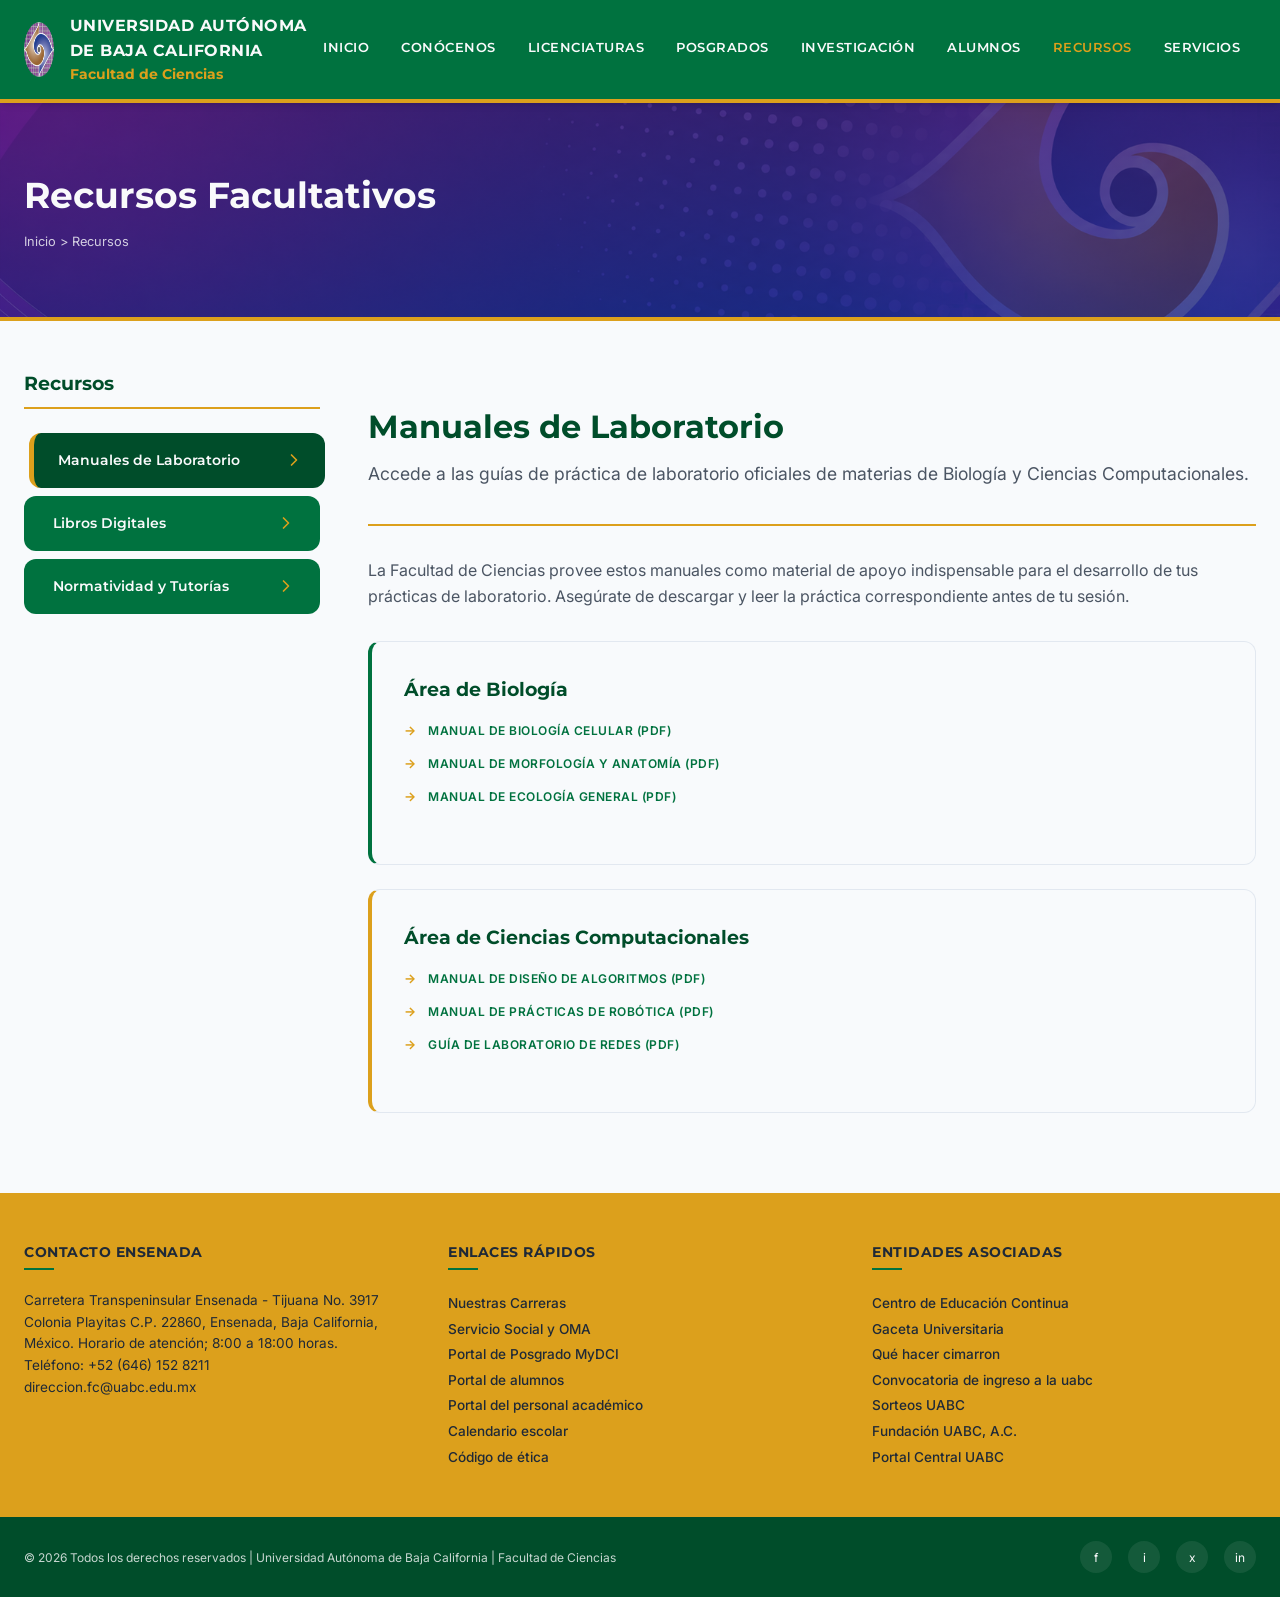
<file: recursos/index.html>
<!DOCTYPE html>
<html lang="es">

<head>
    <meta charset="UTF-8">
    <meta name="viewport" content="width=device-width, initial-scale=1.0">
    <title>Recursos - Facultad de Ciencias</title>
    <link rel="icon" href="../assets/img/fcloog.png">
    <link rel="stylesheet" href="../styles.css">
    <link rel="stylesheet" href="../student-menu.css">
</head>

<body>

    <!-- Header & Navigation -->
    <header class="header-wrapper">
        <div class="container">
            <div class="main-nav">
                <a href="../index.html" class="brand-section" id="logo-link">
                    <div class="brand-logos">
                        <img src="../assets/img/fcloog.png" alt="Logo Facultad de Ciencias" class="fc-logo"
                            id="fc-logo-img">
                    </div>
                    <div class="brand-text">
                        <h1>Universidad Autónoma de Baja California</h1>
                        <p><b> Facultad de Ciencias</b></p>
                    </div>
                </a>

                <!-- Desktop Menu -->
                <nav class="nav-links" id="navLinks">
                    <div class="nav-item ">
                        <a href="../index.html" class="nav-link">Inicio</a>
                    </div>
                    <div class="nav-item ">
                        <a href="../index.html#nosotros" class="nav-link">Conócenos</a>
                        <div class="dropdown-menu">
                            <a href="../index.html#nosotros" class="dropdown-item">Historia</a>
                            <a href="../index.html#nosotros" class="dropdown-item">Misión y Visión</a>
                            <a href="../index.html#nosotros" class="dropdown-item">Directorio Administrativo</a>
                        </div>
                    </div>
                    <div class="nav-item ">
                        <a href="../index.html#carreras" class="nav-link">Licenciaturas</a>
                        <div class="dropdown-menu">
                            <a href="../carreras/biologia.html" class="dropdown-item">Biología</a>
                            <a href="../carreras/computacion.html" class="dropdown-item">Ciencias Computacionales</a>
                            <a href="../carreras/fisica.html" class="dropdown-item">Física</a>
                            <a href="../carreras/matematicas.html" class="dropdown-item">Matemáticas Aplicadas</a>
                            <a href="../carreras/datos.html" class="dropdown-item">Ciencia de Datos</a>
                        </div>
                    </div>
                    <div class="nav-item">
                        <a href="../index.html#posgrados" class="nav-link">Posgrados</a>
                        <div class="dropdown-menu">
                            <a href="https://www.mezauabc.com/" target="_blank" class="dropdown-item">M. en Ecología
                                Molecular y Biotecnología</a>
                            <a href="http://fcm.ens.uabc.mx/posgrado/gestion-ambiental-especialidad.php" target="_blank"
                                class="dropdown-item">Esp. en Gestión Ambiental</a>
                            <a href="https://www.mydciuabc.com/" target="_blank" class="dropdown-item">M. y Dr. en
                                Ciencias e Ingeniería (MyDCI)</a>
                        </div>
                    </div>
                    <div class="nav-item ">
                        <a href="../investigacion/index.html" class="nav-link">Investigación</a>
                        <div class="dropdown-menu">
                            <a href="../investigacion/index.html#academicos" class="dropdown-item">Académicos</a>
                            <a href="../investigacion/index.html#indicadores" class="dropdown-item">Indicadores de
                                Calidad</a>
                            <a href="../investigacion/index.html#cuerpos" class="dropdown-item">Cuerpos Académicos</a>
                            <a href="../investigacion/index.html#proyectos" class="dropdown-item">Proyectos Activos</a>
                        </div>
                    </div>
                    <div class="nav-item ">
                        <a href="../alumnos/index.html" class="nav-link">Alumnos</a>
                        <div class="dropdown-menu">
                            <a href="../alumnos/index.html#horarios" class="dropdown-item">Horarios de Clase</a>
                            <a href="../alumnos/index.html#servicio" class="dropdown-item">Servicio Social</a>
                            <a href="../alumnos/index.html#oma" class="dropdown-item">Modalidades de Aprendizaje
                                (OMA)</a>
                            <a href="../alumnos/index.html#examenes" class="dropdown-item">Exámenes especiales</a>
                            <a href="../alumnos/index.html#bajas" class="dropdown-item">Proceso de Bajas</a>
                            <a href="../alumnos/index.html#ingreso" class="dropdown-item">Nuevo Ingreso</a>
                            <a href="../alumnos/index.html#inscripciones" class="dropdown-item">Inscripciones</a>
                            <a href="../alumnos/index.html#practicas" class="dropdown-item">Prácticas Profesionales</a>
                            <a href="../alumnos/index.html#portal" class="dropdown-item">Portal de Alumnos</a>
                            <a href="../alumnos/index.html#tutorias" class="dropdown-item">Tutoría</a>
                            <a href="../alumnos/index.html#titulacion" class="dropdown-item">Titulación</a>
                            <a href="../alumnos/index.html#blackboard" class="dropdown-item">Blackboard</a>
                            <a href="../alumnos/index.html#seguro" class="dropdown-item">Seguro Facultativo</a>
                            <a href="../alumnos/index.html#programa81" class="dropdown-item">Programa 8=1</a>
                            <a href="../alumnos/index.html#sociedad" class="dropdown-item">Sociedad de Alumnos</a>
                        </div>
                    </div>
                    <div class="nav-item active">
                        <a href="../recursos/index.html" class="nav-link">Recursos</a>
                        <div class="dropdown-menu">
                            <a href="../recursos/index.html#manuales" class="dropdown-item">Manuales de Laboratorio</a>
                            <a href="../recursos/index.html#libros" class="dropdown-item">Libros Publicados</a>
                            <a href="../recursos/index.html#normatividad" class="dropdown-item">Reglamentos</a>
                        </div>
                    </div>
                    <div class="nav-item ">
                        <a href="../servicios/index.html" class="nav-link">Servicios</a>
                        <div class="dropdown-menu">
                            <a href="../servicios/index.html#visitas" class="dropdown-item">Visitas</a>
                            <a href="../servicios/index.html#prestacion" class="dropdown-item">Prestación de
                                Servicios</a>
                        </div>
                    </div>
                </nav>

                <button class="mobile-menu-btn" id="mobileMenuBtn">☰</button>
            </div>
        </div>
    </header>

    <!-- Page Header -->
    <section class="page-header" style="
        background-image:
        linear-gradient(
            rgba(40,20,90,0.55),
            rgba(20,30,120,0.55)
        ),
        url('../assets/img/banner-ciecias-2.png');
        background-size: cover;
        background-position: center;
        background-repeat: no-repeat;
    ">
        <div class="container">
            <h1 class="page-header-title">Recursos Facultativos</h1>
            <div class="breadcrumbs">
                <a href="../index.html">Inicio</a> &gt; <a href="index.html">Recursos</a>
            </div>
        </div>
    </section>

    <!-- Page Content -->
    <section class="page-content-wrapper" style="padding-top: 3rem; padding-bottom: 5rem;">
        <div class="container">
            <div class="page-grid" style="grid-template-columns: 1fr 3fr;">

                <!-- Sidebar Menu -->
                <aside class="sidebar" style="top: 2rem;">
                    <h3
                        style="font-family: var(--font-title); color: var(--primary-dark); margin-bottom: 1.5rem; border-bottom: 2px solid var(--accent-color); padding-bottom: 0.5rem;">
                        Recursos</h3>

                    <div class="student-menu" id="servicesMenu">
                        <div class="student-menu-item active" data-target="manuales">
                            Manuales de Laboratorio
                            <svg viewBox="0 0 24 24">
                                <path d="M9 18l6-6-6-6" stroke-width="2" stroke-linecap="round"
                                    stroke-linejoin="round" />
                            </svg>
                        </div>
                        <div class="student-menu-item" data-target="libros">
                            Libros Digitales
                            <svg viewBox="0 0 24 24">
                                <path d="M9 18l6-6-6-6" stroke-width="2" stroke-linecap="round"
                                    stroke-linejoin="round" />
                            </svg>
                        </div>
                        <div class="student-menu-item" data-target="normatividad">
                            Normatividad y Tutorías
                            <svg viewBox="0 0 24 24">
                                <path d="M9 18l6-6-6-6" stroke-width="2" stroke-linecap="round"
                                    stroke-linejoin="round" />
                            </svg>
                        </div>
                    </div>
                </aside>

                <!-- Main Content Area -->
                <main class="page-main">

                    <!-- Content: Manuales -->
                    <div class="service-content active" id="manuales">
                        <div class="service-header">
                            <h2>Manuales de Laboratorio</h2>
                            <p>Accede a las guías de práctica de laboratorio oficiales de materias de Biología y
                                Ciencias Computacionales.</p>
                        </div>

                        <p style="margin-bottom: 2rem;">La Facultad de Ciencias provee estos manuales como material de
                            apoyo indispensable para el desarrollo de tus prácticas de laboratorio. Asegúrate de
                            descargar y leer la práctica correspondiente antes de tu sesión.</p>

                        <div class="stages-grid" style="grid-template-columns: 1fr;">
                            <div class="stage-card" style="border-left: 4px solid var(--primary-color);">
                                <h3>Área de Biología</h3>
                                <ul class="stage-list" style="margin-bottom: 1.5rem;">
                                    <li><a href="#" class="news-link">Manual de Biología Celular (PDF)</a></li>
                                    <li><a href="#" class="news-link">Manual de Morfología y Anatomía (PDF)</a></li>
                                    <li><a href="#" class="news-link">Manual de Ecología General (PDF)</a></li>
                                </ul>
                            </div>

                            <div class="stage-card" style="border-left: 4px solid var(--accent-color);">
                                <h3>Área de Ciencias Computacionales</h3>
                                <ul class="stage-list" style="margin-bottom: 1.5rem;">
                                    <li><a href="#" class="news-link">Manual de Diseño de Algoritmos (PDF)</a></li>
                                    <li><a href="#" class="news-link">Manual de Prácticas de Robótica (PDF)</a></li>
                                    <li><a href="#" class="news-link">Guía de Laboratorio de Redes (PDF)</a></li>
                                </ul>
                            </div>
                        </div>
                    </div>

                    <!-- Content: Libros -->
                    <div class="service-content" id="libros">
                        <div class="service-header">
                            <h2>Libros Digitales</h2>
                            <p>Colección de libros y catálogos de investigación publicados por académicos de la Facultad
                                de Ciencias.</p>
                        </div>

                        <div class="stages-grid">
                            <div class="stage-card">
                                <h3>Catálogo de Humedales de B.C.</h3>
                                <p>Una recopilación exhaustiva de los ecosistemas de humedales en Baja California, su
                                    flora, fauna y estado de conservación.</p>
                                <a href="https://ciencias.ens.uabc.mx/documentos/libros/LibroHumedales.pdf"
                                    target="_blank" class="btn-text" style="margin-top: 1rem;">Descargar PDF →</a>
                            </div>

                            <div class="stage-card">
                                <h3>Manejo de Dunas Costeras</h3>
                                <p>Estrategias y estudios científicos sobre la dinámica y conservación de las dunas
                                    costeras en la región.</p>
                                <a href="https://ciencias.ens.uabc.mx/documentos/libros/LibroDunasCosteras.pdf"
                                    target="_blank" class="btn-text" style="margin-top: 1rem;">Descargar PDF →</a>
                            </div>

                            <div class="stage-card">
                                <h3>El Valle de Guadalupe</h3>
                                <p>Análisis ecológico y ambiental de una de las zonas vitivinícolas más importantes del
                                    país.</p>
                                <a href="https://ciencias.ens.uabc.mx/documentos/libros/LibroValleGuadalupe.pdf"
                                    target="_blank" class="btn-text" style="margin-top: 1rem;">Descargar PDF →</a>
                            </div>
                        </div>
                    </div>

                    <!-- Content: Normatividad -->
                    <div class="service-content" id="normatividad">
                        <div class="service-header">
                            <h2>Normatividad y Tutorías</h2>
                            <p>Conoce los reglamentos internos de laboratorio y las guías del programa institucional de
                                tutorías escolares.</p>
                        </div>

                        <p style="margin-bottom: 2rem;">Es responsabilidad de toda la comunidad estudiantil conocer y
                            acatar los reglamentos vigentes, así como aprovechar el programa de tutorías para su
                            desarrollo académico.</p>

                        <div class="stages-grid" style="grid-template-columns: 1fr;">
                            <div class="stage-card">
                                <h3>Programa Institucional de Tutorías</h3>
                                <p>Guía oficial sobre el funcionamiento del programa de tutorías, derechos y
                                    obligaciones de tutores y tutorados.</p>
                                <a href="https://ciencias.ens.uabc.mx/documentos/reglamentos/MANUALDETUTORIAS-FC_20190906.pdf"
                                    target="_blank" class="btn-text" style="margin-top: 1rem;">Descargar Manual de
                                    Tutorías UABC (PDF) →</a>
                            </div>

                            <div class="stage-card">
                                <h3>Reglamentos de Laboratorio</h3>
                                <p>Políticas de uso, normas de seguridad y lineamientos para el trabajo en los
                                    diferentes laboratorios de la Facultad.</p>
                                <ul class="stage-list" style="margin-top: 1rem; margin-bottom: 1.5rem;">
                                    <li><a href="#" class="news-link">Políticas de Laboratorio de Cómputo (PDF)</a></li>
                                    <li><a href="#" class="news-link">Reglamento Interno de Laboratorios de Biología y
                                            Física (PDF)</a></li>
                                </ul>
                            </div>
                        </div>
                    </div>

                </main>
            </div>
        </div>
    </section>

    <!-- Footer -->
    <footer class="footer-wrapper">

        <!-- Info Band -->
        <div class="footer-middle">
            <div class="container">
                <div class="footer-middle-grid">
                    <div class="footer-middle-col">
                        <h3>Contacto Ensenada</h3>
                        <p style="font-size: 0.85rem; line-height: 1.6;"> Carretera Transpeninsular Ensenada - Tijuana
                            No. 3917
                            Colonia Playitas C.P. 22860, Ensenada, Baja California, México. Horario de atención; 8:00 a
                            18:00 horas.<br> Teléfono: +52 (646) 152 8211<br> direccion.fc@uabc.edu.mx</p>
                    </div>
                    <div class="footer-middle-col">
                        <h3>Enlaces Rápidos</h3>
                        <p>
                            <a href="#carreras">Nuestras Carreras</a><br>
                            <a href="#alumnos">Servicio Social y OMA</a><br>
                            <a href="https://www.mydciuabc.com/" target="_blank">Portal de Posgrado MyDCI</a><br>
                            <a href="https://alumnos.uabc.mx/web">Portal de alumnos</a><br>
                            <a href="https://academicos.uabc.mx/web">Portal del personal académico</a><br>
                            <a
                                href="https://bibliotecas.uabc.mx/wp-content/uploads/2026/01/Calendario-de-Actividades-2025-2-2026-1.pdf">Calendario
                                escolar</a><br>
                            <a
                                href="https://sriagral.uabc.mx/Externos/AbogadoGeneral/Acuerdos/Rector/41_CodigoEtica.pdf">Código
                                de ética</a><br>
                        </p>
                    </div>
                    <div class="footer-middle-col">
                        <h3>Entidades Asociadas</h3>
                        <p>
                            <a href="https://centrodeeducacioncontinua.uabc.mx/" target="_blank">Centro de Educación
                                Continua</a><br>
                            <a href="https://gaceta.uabc.mx/" target="_blank">Gaceta Universitaria</a><br>
                            <a href="https://gaceta.uabc.mx/quehacer/" target="_blank">Qué hacer cimarron</a><br>
                            <a href="" target="_blank">Convocatoria de ingreso a la uabc</a><br>
                            <a href="https://www.sorteosuabc.mx/" target="_blank">Sorteos UABC</a><br>
                            <a href="https://fundacionuabc.org/" target="_blank">Fundación UABC, A.C.</a><br>
                            <a href="https://www.uabc.mx/" target="_blank">Portal Central UABC</a><br>
                        </p>
                    </div>

                </div>
            </div>
        </div>

        <!-- Copyright & Social Band -->
        <div class="footer-bottom">
            <div class="container">
                <p>© 2026 Todos los derechos reservados | Universidad Autónoma de Baja California | Facultad de Ciencias
                </p>
                <div class="social-links">
                    <a href="https://www.facebook.com/UABC.FacultaddeCiencias" target="_blank" class="social-link">f</a>
                    <a href="https://www.instagram.com/uabc_oficial" target="_blank" class="social-link">i</a>
                    <a href="https://twitter.com/UABC_Oficial" target="_blank" class="social-link">x</a>
                    <a href="https://mx.linkedin.com/school/uabc/" target="_blank" class="social-link">in</a>
                </div>
            </div>
        </div>
    </footer>

    <script src="../app.js"></script>
    <script>
        // Script for services menu tab switching
        document.addEventListener('DOMContentLoaded', () => {
            const menuItems = document.querySelectorAll('.student-menu-item');
            const contents = document.querySelectorAll('.service-content');

            function loadTabFromHash() {
                const hash = window.location.hash.replace('#', '');
                if (hash) {
                    const targetBtn = document.querySelector(`.student-menu-item[data-target="${hash}"]`);
                    if (targetBtn) {
                        menuItems.forEach(i => i.classList.remove('active'));
                        contents.forEach(c => c.classList.remove('active'));

                        targetBtn.classList.add('active');
                        const targetContent = document.getElementById(hash);
                        if (targetContent) {
                            targetContent.classList.add('active');
                            // scroll to top of grid
                            window.scrollTo(0, document.querySelector('.page-content-wrapper').offsetTop - 100);
                        }
                    }
                }
            }

            // Check if there is a hash in URL to load specific tab
            loadTabFromHash();
            window.addEventListener('hashchange', loadTabFromHash);

            menuItems.forEach(item => {
                item.addEventListener('click', () => {
                    // Remove active from all
                    menuItems.forEach(i => i.classList.remove('active'));
                    contents.forEach(c => c.classList.remove('active'));

                    // Add active to clicked and corresponding content
                    item.classList.add('active');
                    const targetId = item.getAttribute('data-target');
                    document.getElementById(targetId).classList.add('active');

                    // Update URL hash
                    window.history.pushState(null, null, `#${targetId}`);
                });
            });
        });
    </script>
</body>

</html>
</file>
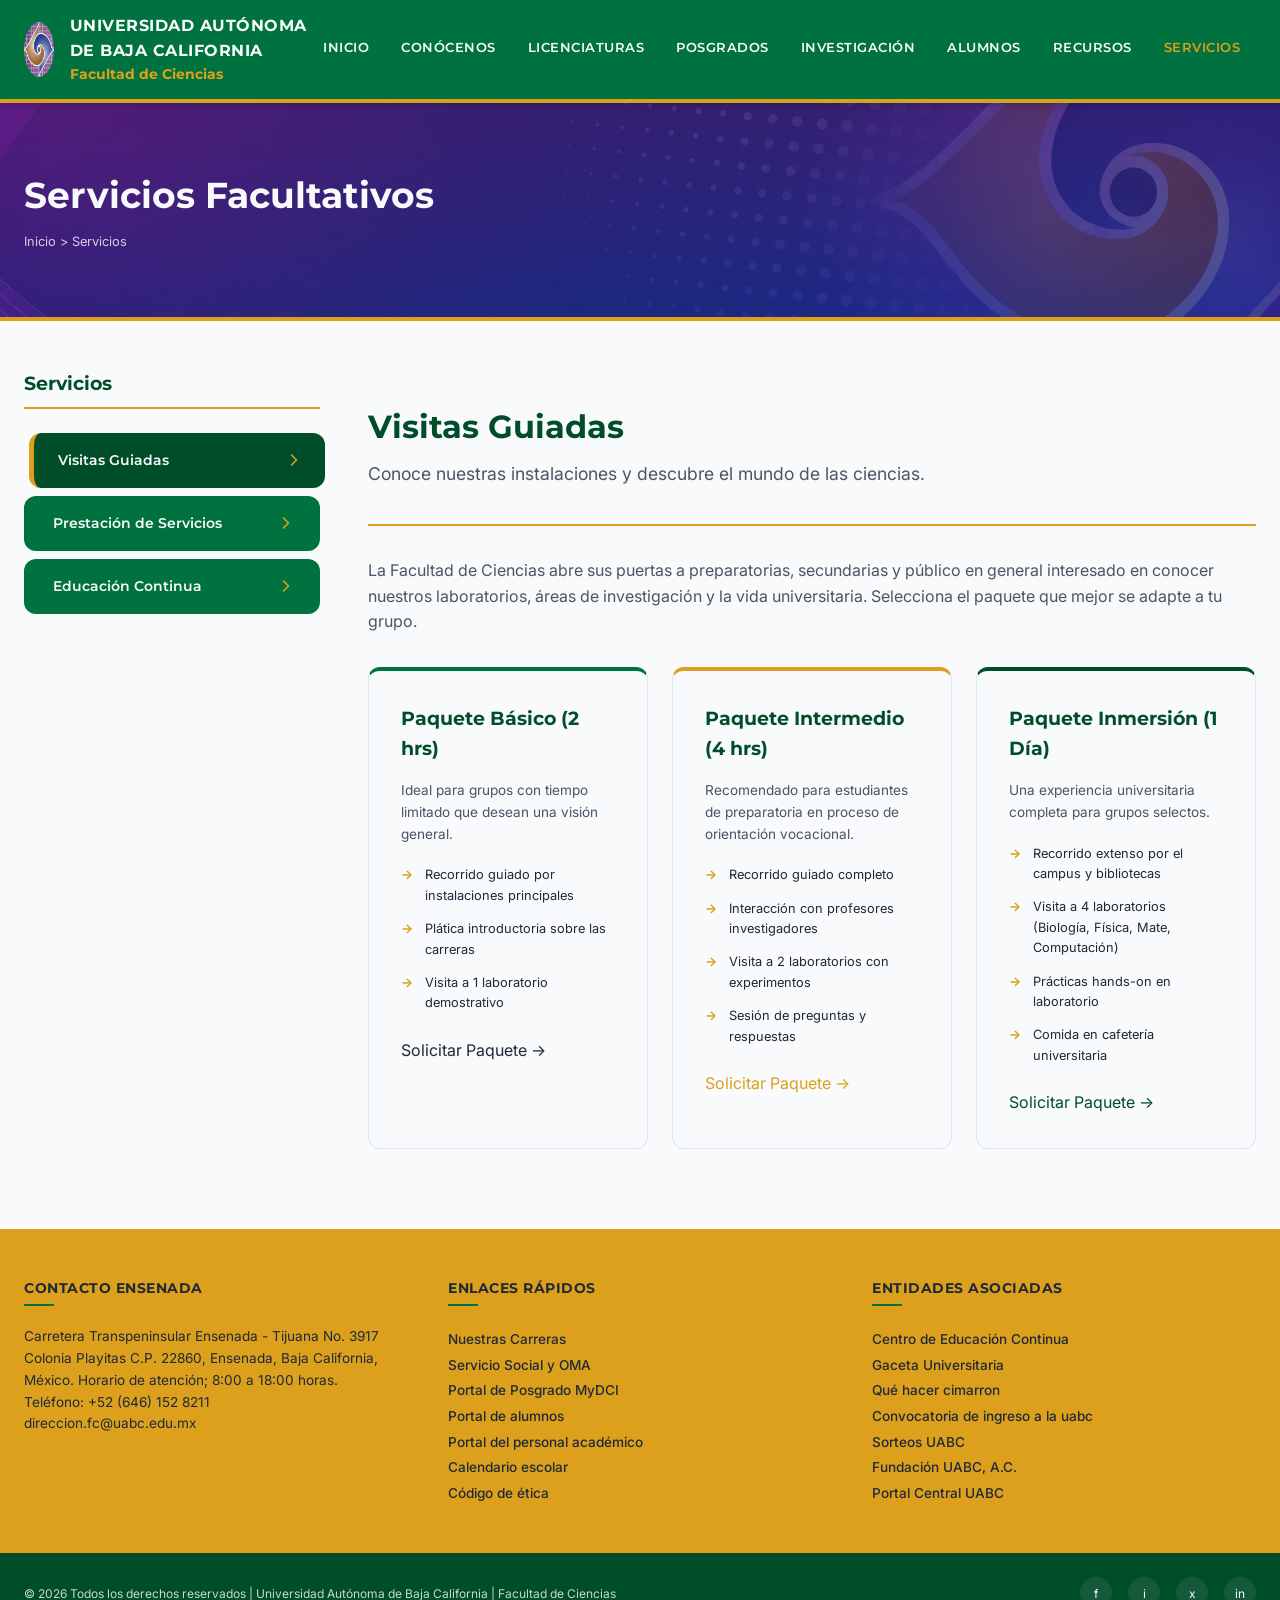
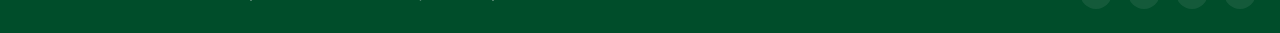
<file: servicios/index.html>
<!DOCTYPE html>
<html lang="es">

<head>
    <meta charset="UTF-8">
    <meta name="viewport" content="width=device-width, initial-scale=1.0">
    <title>Servicios - Facultad de Ciencias</title>
    <link rel="icon" href="../assets/img/fcloog.png">
    <link rel="stylesheet" href="../styles.css">
    <link rel="stylesheet" href="../student-menu.css">
</head>

<body>

    <!-- Header & Navigation -->
    <header class="header-wrapper">
        <div class="container">
            <div class="main-nav">
                <a href="../index.html" class="brand-section" id="logo-link">
                    <div class="brand-logos">
                        <img src="../assets/img/fcloog.png" alt="Logo Facultad de Ciencias" class="fc-logo"
                            id="fc-logo-img">
                    </div>
                    <div class="brand-text">
                        <h1>Universidad Autónoma de Baja California</h1>
                        <p><b> Facultad de Ciencias</b></p>
                    </div>
                </a>

                <!-- Desktop Menu -->
                <nav class="nav-links" id="navLinks">
                    <div class="nav-item ">
                        <a href="../index.html" class="nav-link">Inicio</a>
                    </div>
                    <div class="nav-item ">
                        <a href="../index.html#nosotros" class="nav-link">Conócenos</a>
                        <div class="dropdown-menu">
                            <a href="../index.html#nosotros" class="dropdown-item">Historia</a>
                            <a href="../index.html#nosotros" class="dropdown-item">Misión y Visión</a>
                            <a href="../index.html#nosotros" class="dropdown-item">Directorio Administrativo</a>
                        </div>
                    </div>
                    <div class="nav-item ">
                        <a href="../index.html#carreras" class="nav-link">Licenciaturas</a>
                        <div class="dropdown-menu">
                            <a href="../carreras/biologia.html" class="dropdown-item">Biología</a>
                            <a href="../carreras/computacion.html" class="dropdown-item">Ciencias Computacionales</a>
                            <a href="../carreras/fisica.html" class="dropdown-item">Física</a>
                            <a href="../carreras/matematicas.html" class="dropdown-item">Matemáticas Aplicadas</a>
                            <a href="../carreras/datos.html" class="dropdown-item">Ciencia de Datos</a>
                        </div>
                    </div>
                    <div class="nav-item">
                        <a href="../index.html#posgrados" class="nav-link">Posgrados</a>
                        <div class="dropdown-menu">
                            <a href="https://www.mezauabc.com/" target="_blank" class="dropdown-item">M. en Ecología
                                Molecular y Biotecnología</a>
                            <a href="http://fcm.ens.uabc.mx/posgrado/gestion-ambiental-especialidad.php" target="_blank"
                                class="dropdown-item">Esp. en Gestión Ambiental</a>
                            <a href="https://www.mydciuabc.com/" target="_blank" class="dropdown-item">M. y Dr. en
                                Ciencias e Ingeniería (MyDCI)</a>
                        </div>
                    </div>
                    <div class="nav-item ">
                        <a href="../investigacion/index.html" class="nav-link">Investigación</a>
                        <div class="dropdown-menu">
                            <a href="../investigacion/index.html#academicos" class="dropdown-item">Académicos</a>
                            <a href="../investigacion/index.html#indicadores" class="dropdown-item">Indicadores de
                                Calidad</a>
                            <a href="../investigacion/index.html#cuerpos" class="dropdown-item">Cuerpos Académicos</a>
                            <a href="../investigacion/index.html#proyectos" class="dropdown-item">Proyectos Activos</a>
                        </div>
                    </div>
                    <div class="nav-item ">
                        <a href="../alumnos/index.html" class="nav-link">Alumnos</a>
                        <div class="dropdown-menu">
                            <a href="../alumnos/index.html#horarios" class="dropdown-item">Horarios de Clase</a>
                            <a href="../alumnos/index.html#servicio" class="dropdown-item">Servicio Social</a>
                            <a href="../alumnos/index.html#oma" class="dropdown-item">Modalidades de Aprendizaje
                                (OMA)</a>
                            <a href="../alumnos/index.html#examenes" class="dropdown-item">Exámenes especiales</a>
                            <a href="../alumnos/index.html#bajas" class="dropdown-item">Proceso de Bajas</a>
                            <a href="../alumnos/index.html#ingreso" class="dropdown-item">Nuevo Ingreso</a>
                            <a href="../alumnos/index.html#inscripciones" class="dropdown-item">Inscripciones</a>
                            <a href="../alumnos/index.html#practicas" class="dropdown-item">Prácticas Profesionales</a>
                            <a href="../alumnos/index.html#portal" class="dropdown-item">Portal de Alumnos</a>
                            <a href="../alumnos/index.html#tutorias" class="dropdown-item">Tutoría</a>
                            <a href="../alumnos/index.html#titulacion" class="dropdown-item">Titulación</a>
                            <a href="../alumnos/index.html#blackboard" class="dropdown-item">Blackboard</a>
                            <a href="../alumnos/index.html#seguro" class="dropdown-item">Seguro Facultativo</a>
                            <a href="../alumnos/index.html#programa81" class="dropdown-item">Programa 8=1</a>
                            <a href="../alumnos/index.html#sociedad" class="dropdown-item">Sociedad de Alumnos</a>
                        </div>
                    </div>
                    <div class="nav-item ">
                        <a href="../recursos/index.html" class="nav-link">Recursos</a>
                        <div class="dropdown-menu">
                            <a href="../recursos/index.html#manuales" class="dropdown-item">Manuales de Laboratorio</a>
                            <a href="../recursos/index.html#libros" class="dropdown-item">Libros Publicados</a>
                            <a href="../recursos/index.html#normatividad" class="dropdown-item">Reglamentos</a>
                        </div>
                    </div>
                    <div class="nav-item active">
                        <a href="../servicios/index.html" class="nav-link">Servicios</a>
                        <div class="dropdown-menu">
                            <a href="../servicios/index.html#visitas" class="dropdown-item">Visitas</a>
                            <a href="../servicios/index.html#prestacion" class="dropdown-item">Prestación de
                                Servicios</a>
                        </div>
                    </div>
                </nav>

                <button class="mobile-menu-btn" id="mobileMenuBtn">☰</button>
            </div>
        </div>
    </header>

    <!-- Page Header -->
    <section class="page-header" style="
        background-image:
        linear-gradient(
            rgba(40,20,90,0.55),
            rgba(20,30,120,0.55)
        ),
        url('../assets/img/banner-ciecias-2.png');
        background-size: cover;
        background-position: center;
        background-repeat: no-repeat;
    ">
        <div class="container">
            <h1 class="page-header-title">Servicios Facultativos</h1>
            <div class="breadcrumbs">
                <a href="../index.html">Inicio</a> &gt; <a href="index.html">Servicios</a>
            </div>
        </div>
    </section>

    <!-- Page Content -->
    <section class="page-content-wrapper" style="padding-top: 3rem; padding-bottom: 5rem;">
        <div class="container">
            <div class="page-grid" style="grid-template-columns: 1fr 3fr;">

                <!-- Sidebar Menu (FIAD Style) -->
                <aside class="sidebar" style="top: 2rem;">
                    <h3
                        style="font-family: var(--font-title); color: var(--primary-dark); margin-bottom: 1.5rem; border-bottom: 2px solid var(--accent-color); padding-bottom: 0.5rem;">
                        Servicios</h3>

                    <div class="student-menu" id="servicesMenu">
                        <div class="student-menu-item active" data-target="visitas">
                            Visitas Guiadas
                            <svg viewBox="0 0 24 24">
                                <path d="M9 18l6-6-6-6" stroke-width="2" stroke-linecap="round"
                                    stroke-linejoin="round" />
                            </svg>
                        </div>
                        <div class="student-menu-item" data-target="prestacion">
                            Prestación de Servicios
                            <svg viewBox="0 0 24 24">
                                <path d="M9 18l6-6-6-6" stroke-width="2" stroke-linecap="round"
                                    stroke-linejoin="round" />
                            </svg>
                        </div>
                        <div class="student-menu-item" data-target="educacion">
                            Educación Continua
                            <svg viewBox="0 0 24 24">
                                <path d="M9 18l6-6-6-6" stroke-width="2" stroke-linecap="round"
                                    stroke-linejoin="round" />
                            </svg>
                        </div>
                    </div>
                </aside>

                <!-- Main Content Area -->
                <main class="page-main">

                    <!-- Content: Visitas -->
                    <div class="service-content active" id="visitas">
                        <div class="service-header">
                            <h2>Visitas Guiadas</h2>
                            <p>Conoce nuestras instalaciones y descubre el mundo de las ciencias.</p>
                        </div>

                        <p style="margin-bottom: 2rem;">La Facultad de Ciencias abre sus puertas a preparatorias,
                            secundarias y público en general interesado en conocer nuestros laboratorios, áreas de
                            investigación y la vida universitaria. Selecciona el paquete que mejor se adapte a tu grupo.
                        </p>

                        <div class="stages-grid">
                            <!-- Paquete 1 -->
                            <div class="stage-card" style="border-top: 4px solid var(--primary-color);">
                                <h3>Paquete Básico (2 hrs)</h3>
                                <p>Ideal para grupos con tiempo limitado que desean una visión general.</p>
                                <ul class="stage-list" style="margin-bottom: 1.5rem;">
                                    <li>Recorrido guiado por instalaciones principales</li>
                                    <li>Plática introductoria sobre las carreras</li>
                                    <li>Visita a 1 laboratorio demostrativo</li>
                                </ul>
                                <a href="#" class="btn-text">Solicitar Paquete →</a>
                            </div>

                            <!-- Paquete 2 -->
                            <div class="stage-card" style="border-top: 4px solid var(--accent-color);">
                                <h3>Paquete Intermedio (4 hrs)</h3>
                                <p>Recomendado para estudiantes de preparatoria en proceso de orientación vocacional.
                                </p>
                                <ul class="stage-list" style="margin-bottom: 1.5rem;">
                                    <li>Recorrido guiado completo</li>
                                    <li>Interacción con profesores investigadores</li>
                                    <li>Visita a 2 laboratorios con experimentos</li>
                                    <li>Sesión de preguntas y respuestas</li>
                                </ul>
                                <a href="#" class="btn-text" style="color: var(--accent-color);">Solicitar Paquete →</a>
                            </div>

                            <!-- Paquete 3 -->
                            <div class="stage-card" style="border-top: 4px solid var(--primary-dark);">
                                <h3>Paquete Inmersión (1 Día)</h3>
                                <p>Una experiencia universitaria completa para grupos selectos.</p>
                                <ul class="stage-list" style="margin-bottom: 1.5rem;">
                                    <li>Recorrido extenso por el campus y bibliotecas</li>
                                    <li>Visita a 4 laboratorios (Biología, Física, Mate, Computación)</li>
                                    <li>Prácticas hands-on en laboratorio</li>
                                    <li>Comida en cafetería universitaria</li>
                                </ul>
                                <a href="#" class="btn-text" style="color: var(--primary-dark);">Solicitar Paquete →</a>
                            </div>
                        </div>
                    </div>

                    <!-- Content: Prestación de Servicios -->
                    <div class="service-content" id="prestacion">
                        <div class="service-header">
                            <h2>Prestación de Servicios Profesionales</h2>
                            <p>Soluciones tecnológicas y científicas para la industria y sociedad.</p>
                        </div>
                        <div class="stage-card" style="margin-bottom: 2rem;">
                            <p>A través de nuestros laboratorios e investigadores altamente capacitados, ofrecemos
                                servicios de consultoría, análisis y desarrollo de proyectos para empresas,
                                instituciones gubernamentales y particulares.</p>
                        </div>

                        <h3>Áreas de Servicio</h3>
                        <br>
                        <ul class="stage-list">
                            <li><strong>Estudios de Impacto Ambiental:</strong> Evaluaciones ecológicas, monitoreo de
                                flora y fauna, calidad de agua y suelo.</li>
                            <li><strong>Desarrollo de Software:</strong> Sistemas a la medida, bases de datos y
                                soluciones web para PyMES.</li>
                            <li><strong>Análisis Estadístico y Ciencia de Datos:</strong> Modelado predictivo,
                                optimización de procesos y auditoría de datos.</li>
                            <li><strong>Metrología y Calibración:</strong> Mediciones físicas de alta precisión.</li>
                        </ul>

                        <div
                            style="margin-top: 2.5rem; padding: 1.5rem; background-color: var(--bg-light); border-radius: var(--border-radius); border: 1px solid var(--border-color);">
                            <h4
                                style="font-family: var(--font-title); color: var(--primary-dark); margin-bottom: 0.5rem;">
                                Contacto de Vinculación</h4>
                            <p style="font-size: 0.9rem;">Para cotizaciones y requerimientos específicos, comuníquese a
                                la Coordinación de Extensión y Vinculación.</p>
                            <p style="font-size: 0.9rem; margin-top: 0.5rem;">📧 vinculacion.fc@uabc.edu.mx | 📞 +52
                                (646) 152 8211 Ext. 64910</p>
                        </div>
                    </div>

                    <!-- Content: Educación Continua -->
                    <div class="service-content" id="educacion">
                        <div class="service-header">
                            <h2>Educación Continua</h2>
                            <p>Diplomados, cursos y talleres para profesionales.</p>
                        </div>
                        <p style="margin-bottom: 2rem;">Mantente actualizado con nuestra oferta de programas de
                            formación continua impartidos por expertos en sus disciplinas.</p>

                        <div class="stages-grid" style="grid-template-columns: 1fr;">
                            <div class="stage-card">
                                <h3>Diplomado en Ciencia de Datos con Python</h3>
                                <p>Aprende a extraer, analizar y visualizar datos utilizando las librerías más modernas
                                    de Python (Pandas, Scikit-learn, TensorFlow).</p>
                                <div style="display: flex; gap: 1rem; margin-top: 1rem; align-items: center;">
                                    <span
                                        style="font-size: 0.8rem; background-color: var(--primary-color); color: white; padding: 0.2rem 0.6rem; border-radius: 4px;">Duración:
                                        120 hrs</span>
                                    <span
                                        style="font-size: 0.8rem; background-color: var(--bg-light); border: 1px solid var(--border-color); padding: 0.2rem 0.6rem; border-radius: 4px;">Modalidad:
                                        Híbrida</span>
                                </div>
                            </div>

                            <div class="stage-card">
                                <h3>Taller de Sistemas de Información Geográfica (SIG)</h3>
                                <p>Aplicación de QGIS y ArcGIS para el análisis espacial y monitoreo ambiental.</p>
                                <div style="display: flex; gap: 1rem; margin-top: 1rem; align-items: center;">
                                    <span
                                        style="font-size: 0.8rem; background-color: var(--primary-color); color: white; padding: 0.2rem 0.6rem; border-radius: 4px;">Duración:
                                        40 hrs</span>
                                    <span
                                        style="font-size: 0.8rem; background-color: var(--bg-light); border: 1px solid var(--border-color); padding: 0.2rem 0.6rem; border-radius: 4px;">Modalidad:
                                        Presencial</span>
                                </div>
                            </div>
                        </div>
                    </div>

                </main>
            </div>
        </div>
    </section>

    <!-- Footer -->
    <footer class="footer-wrapper">

        <!-- Info Band -->
        <div class="footer-middle">
            <div class="container">
                <div class="footer-middle-grid">
                    <div class="footer-middle-col">
                        <h3>Contacto Ensenada</h3>
                        <p style="font-size: 0.85rem; line-height: 1.6;"> Carretera Transpeninsular Ensenada - Tijuana
                            No. 3917
                            Colonia Playitas C.P. 22860, Ensenada, Baja California, México. Horario de atención; 8:00 a
                            18:00 horas.<br> Teléfono: +52 (646) 152 8211<br> direccion.fc@uabc.edu.mx</p>
                    </div>
                    <div class="footer-middle-col">
                        <h3>Enlaces Rápidos</h3>
                        <p>
                            <a href="#carreras">Nuestras Carreras</a><br>
                            <a href="#alumnos">Servicio Social y OMA</a><br>
                            <a href="https://www.mydciuabc.com/" target="_blank">Portal de Posgrado MyDCI</a><br>
                            <a href="https://alumnos.uabc.mx/web">Portal de alumnos</a><br>
                            <a href="https://academicos.uabc.mx/web">Portal del personal académico</a><br>
                            <a
                                href="https://bibliotecas.uabc.mx/wp-content/uploads/2026/01/Calendario-de-Actividades-2025-2-2026-1.pdf">Calendario
                                escolar</a><br>
                            <a
                                href="https://sriagral.uabc.mx/Externos/AbogadoGeneral/Acuerdos/Rector/41_CodigoEtica.pdf">Código
                                de ética</a><br>
                        </p>
                    </div>
                    <div class="footer-middle-col">
                        <h3>Entidades Asociadas</h3>
                        <p>
                            <a href="https://centrodeeducacioncontinua.uabc.mx/" target="_blank">Centro de Educación
                                Continua</a><br>
                            <a href="https://gaceta.uabc.mx/" target="_blank">Gaceta Universitaria</a><br>
                            <a href="https://gaceta.uabc.mx/quehacer/" target="_blank">Qué hacer cimarron</a><br>
                            <a href="" target="_blank">Convocatoria de ingreso a la uabc</a><br>
                            <a href="https://www.sorteosuabc.mx/" target="_blank">Sorteos UABC</a><br>
                            <a href="https://fundacionuabc.org/" target="_blank">Fundación UABC, A.C.</a><br>
                            <a href="https://www.uabc.mx/" target="_blank">Portal Central UABC</a><br>
                        </p>
                    </div>

                </div>
            </div>
        </div>

        <!-- Copyright & Social Band -->
        <div class="footer-bottom">
            <div class="container">
                <p>© 2026 Todos los derechos reservados | Universidad Autónoma de Baja California | Facultad de Ciencias
                </p>
                <div class="social-links">
                    <a href="https://www.facebook.com/UABC.FacultaddeCiencias" target="_blank" class="social-link">f</a>
                    <a href="https://www.instagram.com/uabc_oficial" target="_blank" class="social-link">i</a>
                    <a href="https://twitter.com/UABC_Oficial" target="_blank" class="social-link">x</a>
                    <a href="https://mx.linkedin.com/school/uabc/" target="_blank" class="social-link">in</a>
                </div>
            </div>
        </div>
    </footer>

    <script src="../app.js"></script>
    <script>
        // Script for services menu tab switching
        document.addEventListener('DOMContentLoaded', () => {
            const menuItems = document.querySelectorAll('.student-menu-item');
            const contents = document.querySelectorAll('.service-content');

            function loadTabFromHash() {
                const hash = window.location.hash.replace('#', '');
                if (hash) {
                    const targetBtn = document.querySelector(`.student-menu-item[data-target="${hash}"]`);
                    if (targetBtn) {
                        menuItems.forEach(i => i.classList.remove('active'));
                        contents.forEach(c => c.classList.remove('active'));

                        targetBtn.classList.add('active');
                        const targetContent = document.getElementById(hash);
                        if (targetContent) {
                            targetContent.classList.add('active');
                            // scroll to top of grid
                            window.scrollTo(0, document.querySelector('.page-content-wrapper').offsetTop - 100);
                        }
                    }
                }
            }

            // Check if there is a hash in URL to load specific tab
            loadTabFromHash();
            window.addEventListener('hashchange', loadTabFromHash);

            menuItems.forEach(item => {
                item.addEventListener('click', () => {
                    // Remove active from all
                    menuItems.forEach(i => i.classList.remove('active'));
                    contents.forEach(c => c.classList.remove('active'));

                    // Add active to clicked and corresponding content
                    item.classList.add('active');
                    const targetId = item.getAttribute('data-target');
                    document.getElementById(targetId).classList.add('active');

                    // Update URL hash
                    window.history.pushState(null, null, `#${targetId}`);
                });
            });
        });
    </script>
</body>

</html>
</file>
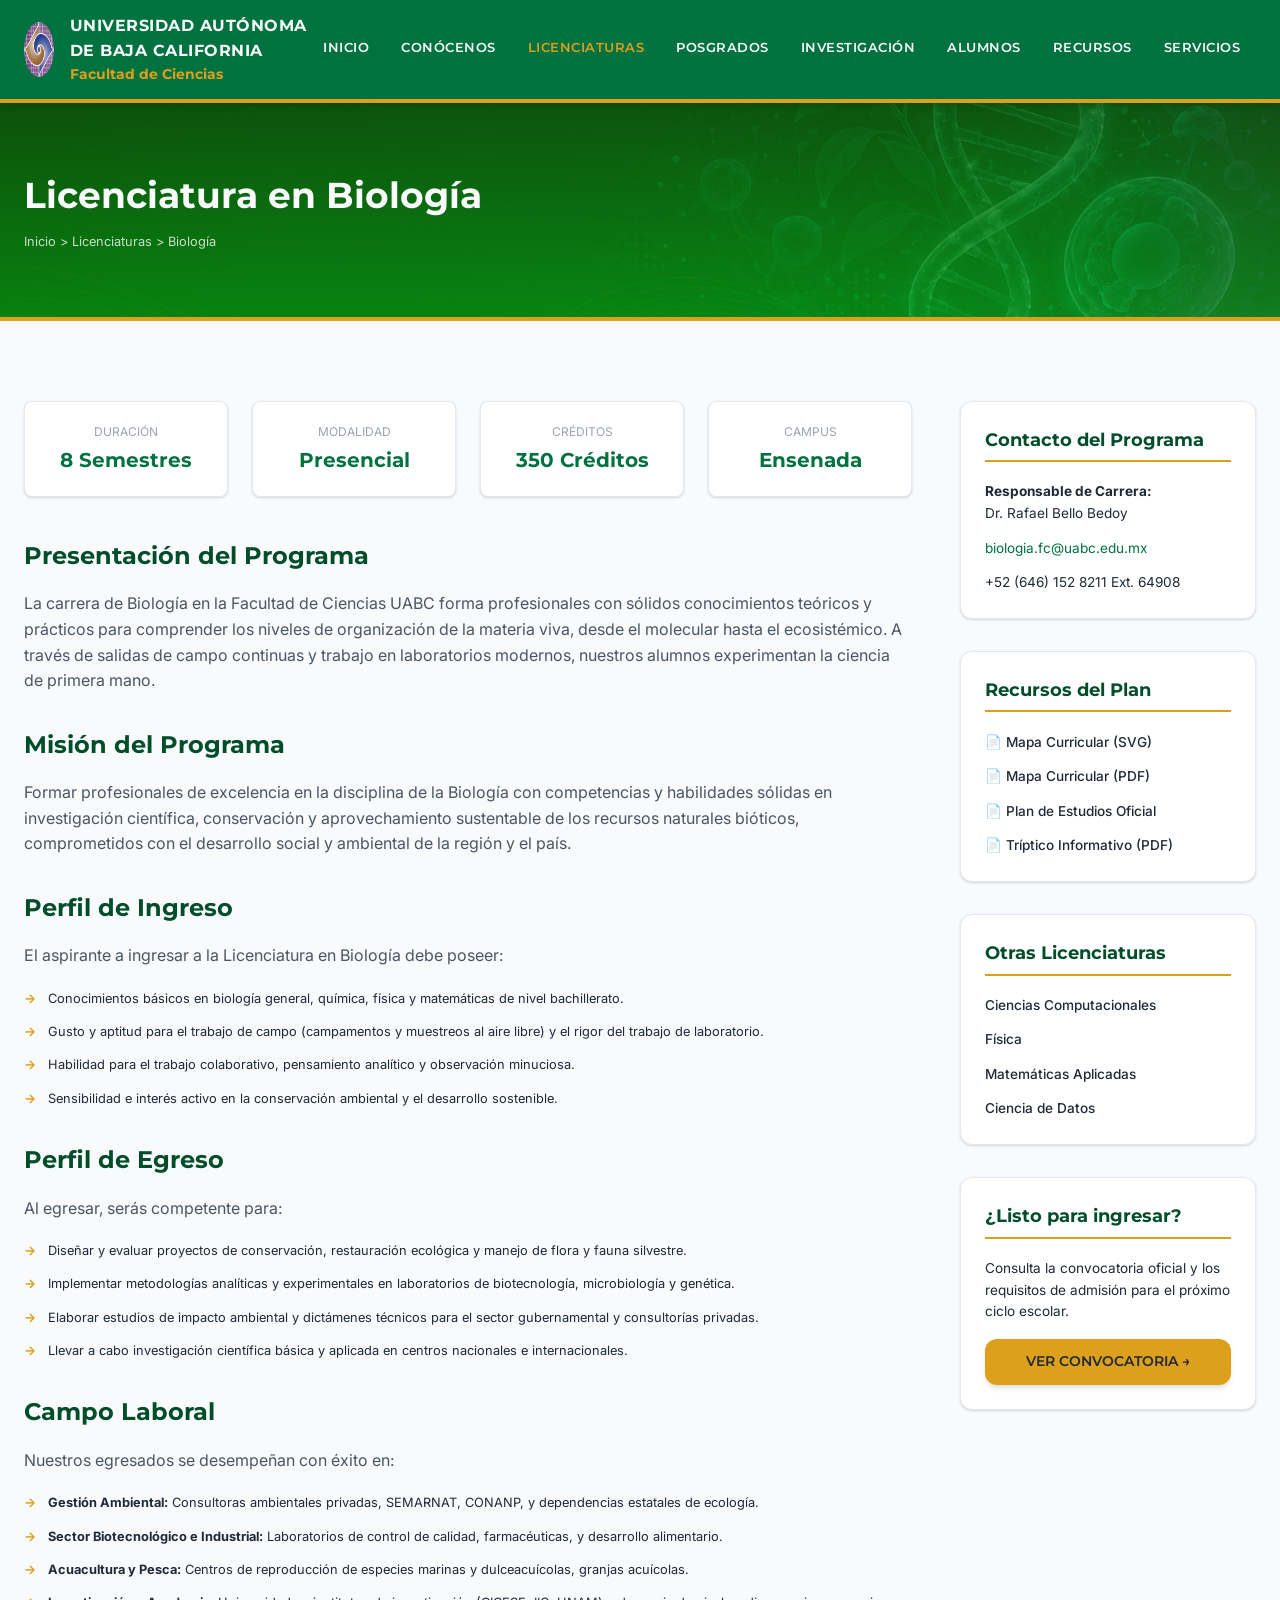
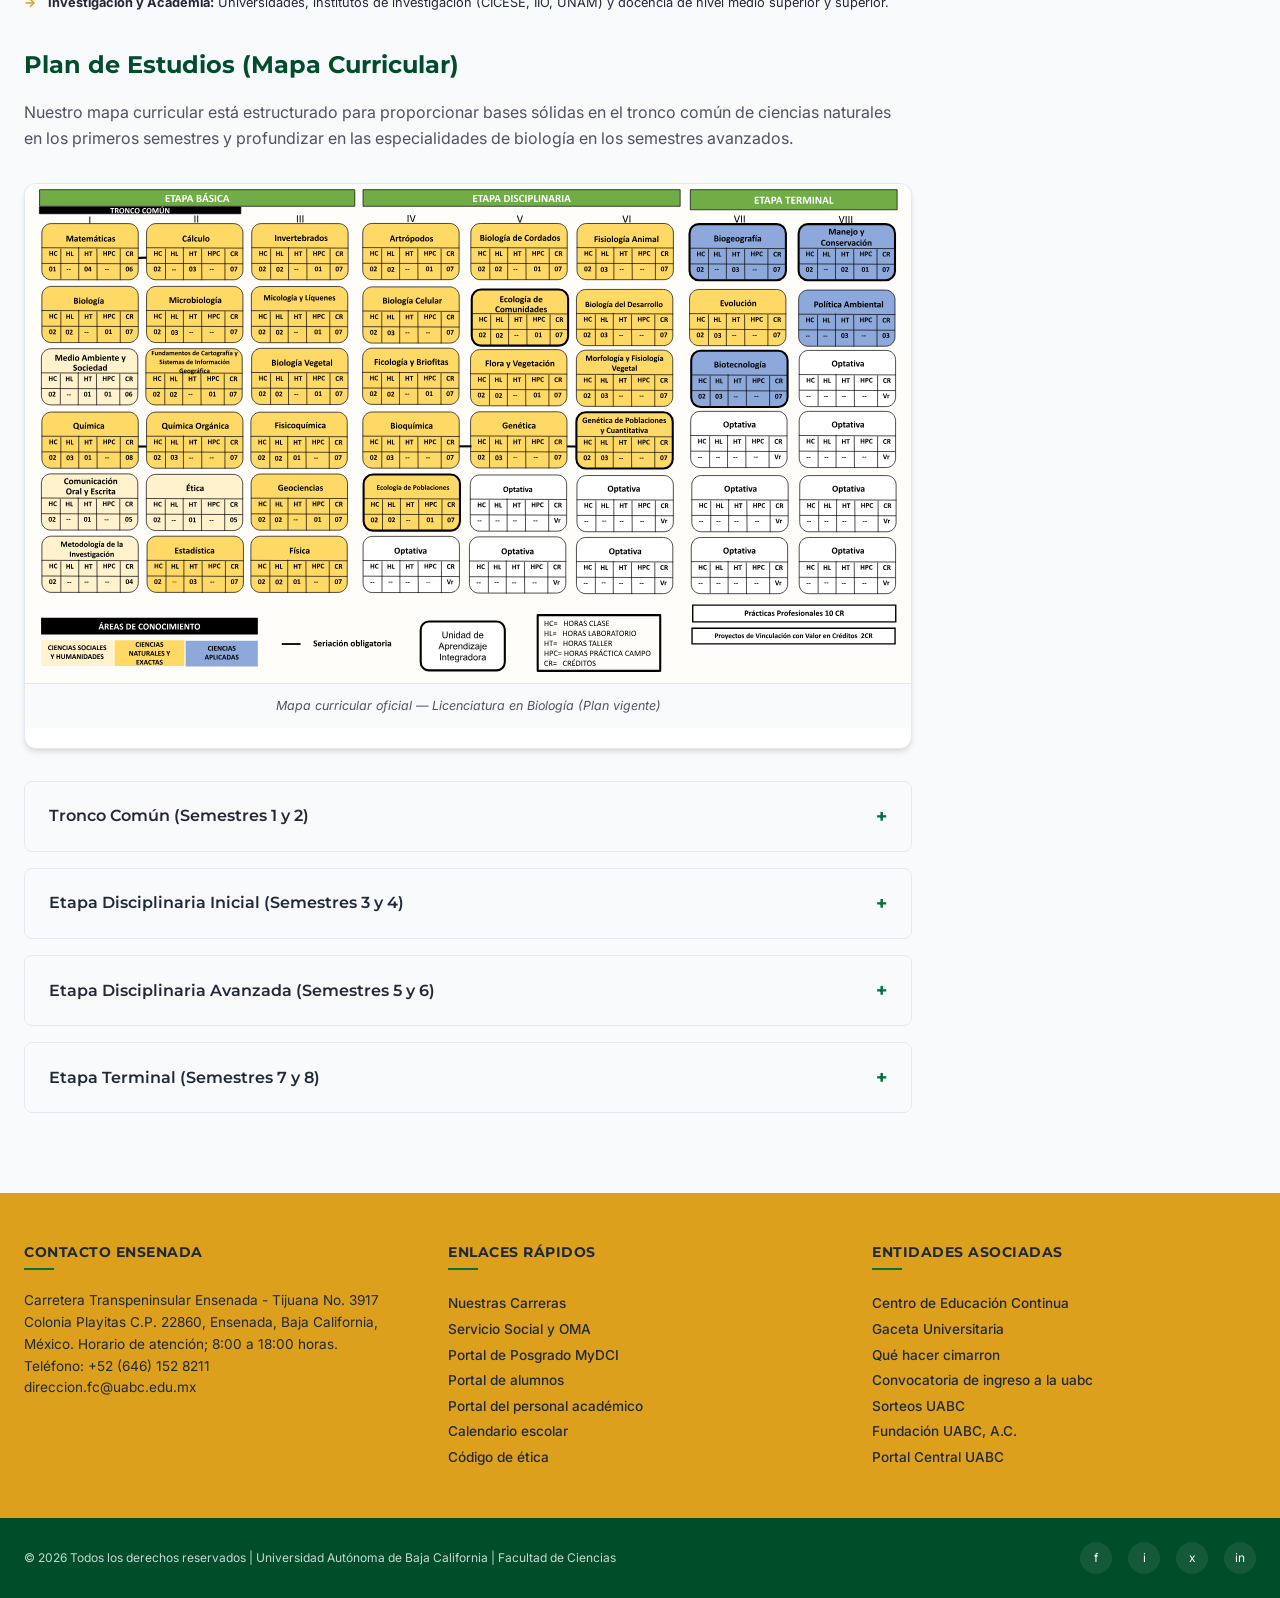
<file: carreras/biologia.html>
<!DOCTYPE html>
<html lang="es">

<head>
    <meta charset="UTF-8">
    <meta name="viewport" content="width=device-width, initial-scale=1.0">
    <title>Licenciatura en Biología - Facultad de Ciencias UABC</title>
    <link rel="icon" href="../assets/img/fcloog.png">
    <link rel="stylesheet" href="../styles.css">
</head>

<body>



    <!-- Header & Navigation -->
    <header class="header-wrapper">
        <div class="container">
            <div class="main-nav">
                <a href="index.html" class="brand-section" id="logo-link">
                    <div class="brand-logos">
                        <img src="../assets/img/fcloog.png" alt="Logo Facultad de Ciencias" class="fc-logo"
                            id="fc-logo-img">
                    </div>
                    <div class="brand-text">
                        <h1>Universidad Autónoma de Baja California</h1>
                        <p><b> Facultad de Ciencias</b></p>
                    </div>
                </a>

                <!-- Desktop Menu -->
                <nav class="nav-links" id="navLinks">
                    <div class="nav-item ">
                        <a href="../index.html" class="nav-link">Inicio</a>
                    </div>
                    <div class="nav-item ">
                        <a href="../index.html#nosotros" class="nav-link">Conócenos</a>
                        <div class="dropdown-menu">
                            <a href="../index.html#nosotros" class="dropdown-item">Historia</a>
                            <a href="../index.html#nosotros" class="dropdown-item">Misión y Visión</a>
                            <a href="../index.html#nosotros" class="dropdown-item">Directorio Administrativo</a>
                        </div>
                    </div>
                    <div class="nav-item active">
                        <a href="../index.html#carreras" class="nav-link">Licenciaturas</a>
                        <div class="dropdown-menu">
                            <a href="../carreras/biologia.html" class="dropdown-item">Biología</a>
                            <a href="../carreras/computacion.html" class="dropdown-item">Ciencias Computacionales</a>
                            <a href="../carreras/fisica.html" class="dropdown-item">Física</a>
                            <a href="../carreras/matematicas.html" class="dropdown-item">Matemáticas Aplicadas</a>
                            <a href="../carreras/datos.html" class="dropdown-item">Ciencia de Datos</a>
                        </div>
                    </div>
                    <div class="nav-item">
                        <a href="../index.html#posgrados" class="nav-link">Posgrados</a>
                        <div class="dropdown-menu">
                            <a href="https://www.mezauabc.com/" target="_blank" class="dropdown-item">M. en Ecología
                                Molecular y Biotecnología</a>
                            <a href="http://fcm.ens.uabc.mx/posgrado/gestion-ambiental-especialidad.php" target="_blank"
                                class="dropdown-item">Esp. en Gestión Ambiental</a>
                            <a href="https://www.mydciuabc.com/" target="_blank" class="dropdown-item">M. y Dr. en
                                Ciencias e Ingeniería (MyDCI)</a>
                        </div>
                    </div>
                    <div class="nav-item ">
                        <a href="../investigacion/index.html" class="nav-link">Investigación</a>
                        <div class="dropdown-menu">
                            <a href="../investigacion/index.html#academicos" class="dropdown-item">Académicos</a>
                            <a href="../investigacion/index.html#indicadores" class="dropdown-item">Indicadores de
                                Calidad</a>
                            <a href="../investigacion/index.html#cuerpos" class="dropdown-item">Cuerpos Académicos</a>
                            <a href="../investigacion/index.html#proyectos" class="dropdown-item">Proyectos Activos</a>
                        </div>
                    </div>
                    <div class="nav-item ">
                        <a href="../alumnos/index.html" class="nav-link">Alumnos</a>
                        <div class="dropdown-menu">
                            <a href="../alumnos/index.html#horarios" class="dropdown-item">Horarios de Clase</a>
                            <a href="../alumnos/index.html#servicio" class="dropdown-item">Servicio Social</a>
                            <a href="../alumnos/index.html#oma" class="dropdown-item">Modalidades de Aprendizaje
                                (OMA)</a>
                            <a href="../alumnos/index.html#examenes" class="dropdown-item">Exámenes especiales</a>
                            <a href="../alumnos/index.html#bajas" class="dropdown-item">Proceso de Bajas</a>
                            <a href="../alumnos/index.html#ingreso" class="dropdown-item">Nuevo Ingreso</a>
                            <a href="../alumnos/index.html#inscripciones" class="dropdown-item">Inscripciones</a>
                            <a href="../alumnos/index.html#practicas" class="dropdown-item">Prácticas Profesionales</a>
                            <a href="../alumnos/index.html#portal" class="dropdown-item">Portal de Alumnos</a>
                            <a href="../alumnos/index.html#tutorias" class="dropdown-item">Tutoría</a>
                            <a href="../alumnos/index.html#titulacion" class="dropdown-item">Titulación</a>
                            <a href="../alumnos/index.html#blackboard" class="dropdown-item">Blackboard</a>
                            <a href="../alumnos/index.html#seguro" class="dropdown-item">Seguro Facultativo</a>
                            <a href="../alumnos/index.html#programa81" class="dropdown-item">Programa 8=1</a>
                            <a href="../alumnos/index.html#sociedad" class="dropdown-item">Sociedad de Alumnos</a>
                        </div>
                    </div>
                    <div class="nav-item ">
                        <a href="../recursos/index.html" class="nav-link">Recursos</a>
                        <div class="dropdown-menu">
                            <a href="../recursos/index.html#manuales" class="dropdown-item">Manuales de Laboratorio</a>
                            <a href="../recursos/index.html#libros" class="dropdown-item">Libros Publicados</a>
                            <a href="../recursos/index.html#normatividad" class="dropdown-item">Reglamentos</a>
                        </div>
                    </div>
                    <div class="nav-item ">
                        <a href="../servicios/index.html" class="nav-link">Servicios</a>
                        <div class="dropdown-menu">
                            <a href="../servicios/index.html#visitas" class="dropdown-item">Visitas</a>
                            <a href="../servicios/index.html#prestacion" class="dropdown-item">Prestación de
                                Servicios</a>
                        </div>
                    </div>
                </nav>

                <button class="mobile-menu-btn" id="mobileMenuBtn">☰</button>
            </div>
        </div>
    </header>

    <!-- Page Header -->
    <section class="page-header" style="
        background-image:
        linear-gradient(
            rgba(16, 94, 6, 0.774),
            rgba(10, 160, 10, 0.74)
        ),
        url('../assets/img/banner-biologia.png');
        background-size: cover;
        background-position: center;
        background-repeat: no-repeat;
    ">
        <div class="container">
            <h1 class="page-header-title">Licenciatura en Biología</h1>
            <div class="breadcrumbs">
                <a href="../index.html">Inicio</a> &gt; <a href="../index.html#carreras">Licenciaturas</a> &gt; Biología
            </div>
        </div>
    </section>

    <!-- Page Content -->
    <section class="page-content-wrapper">
        <div class="container">
            <div class="page-grid">

                <!-- Main Content -->
                <main class="page-main">
                    <!-- Stat board -->
                    <div class="program-stats">
                        <div class="stat-item">
                            <span class="stat-label">Duración</span>
                            <span class="stat-val">8 Semestres</span>
                        </div>
                        <div class="stat-item">
                            <span class="stat-label">Modalidad</span>
                            <span class="stat-val">Presencial</span>
                        </div>
                        <div class="stat-item">
                            <span class="stat-label">Créditos</span>
                            <span class="stat-val">350 Créditos</span>
                        </div>
                        <div class="stat-item">
                            <span class="stat-label">Campus</span>
                            <span class="stat-val">Ensenada</span>
                        </div>
                    </div>

                    <h2>Presentación del Programa</h2>
                    <p>La carrera de Biología en la Facultad de Ciencias UABC forma profesionales con sólidos
                        conocimientos teóricos y prácticos para comprender los niveles de organización de la materia
                        viva, desde el molecular hasta el ecosistémico. A través de salidas de campo continuas y trabajo
                        en laboratorios modernos, nuestros alumnos experimentan la ciencia de primera mano.</p>

                    <h2>Misión del Programa</h2>
                    <p>Formar profesionales de excelencia en la disciplina de la Biología con competencias y habilidades
                        sólidas en investigación científica, conservación y aprovechamiento sustentable de los recursos
                        naturales bióticos, comprometidos con el desarrollo social y ambiental de la región y el país.
                    </p>

                    <h2>Perfil de Ingreso</h2>
                    <p>El aspirante a ingresar a la Licenciatura en Biología debe poseer:</p>
                    <ul class="stage-list" style="margin-bottom: 1.5rem;">
                        <li>Conocimientos básicos en biología general, química, física y matemáticas de nivel
                            bachillerato.</li>
                        <li>Gusto y aptitud para el trabajo de campo (campamentos y muestreos al aire libre) y el rigor
                            del trabajo de laboratorio.</li>
                        <li>Habilidad para el trabajo colaborativo, pensamiento analítico y observación minuciosa.</li>
                        <li>Sensibilidad e interés activo en la conservación ambiental y el desarrollo sostenible.</li>
                    </ul>

                    <h2>Perfil de Egreso</h2>
                    <p>Al egresar, serás competente para:</p>
                    <ul class="stage-list" style="margin-bottom: 1.5rem;">
                        <li>Diseñar y evaluar proyectos de conservación, restauración ecológica y manejo de flora y
                            fauna silvestre.</li>
                        <li>Implementar metodologías analíticas y experimentales en laboratorios de biotecnología,
                            microbiología y genética.</li>
                        <li>Elaborar estudios de impacto ambiental y dictámenes técnicos para el sector gubernamental y
                            consultorías privadas.</li>
                        <li>Llevar a cabo investigación científica básica y aplicada en centros nacionales e
                            internacionales.</li>
                    </ul>

                    <h2>Campo Laboral</h2>
                    <p>Nuestros egresados se desempeñan con éxito en:</p>
                    <ul class="stage-list" style="margin-bottom: 1.5rem;">
                        <li><strong>Gestión Ambiental:</strong> Consultoras ambientales privadas, SEMARNAT, CONANP, y
                            dependencias estatales de ecología.</li>
                        <li><strong>Sector Biotecnológico e Industrial:</strong> Laboratorios de control de calidad,
                            farmacéuticas, y desarrollo alimentario.</li>
                        <li><strong>Acuacultura y Pesca:</strong> Centros de reproducción de especies marinas y
                            dulceacuícolas, granjas acuícolas.</li>
                        <li><strong>Investigación y Academia:</strong> Universidades, institutos de investigación
                            (CICESE, IIO, UNAM) y docencia de nivel medio superior y superior.</li>
                    </ul>

                    <!-- Study Plan Curriculum Accordion -->
                    <h2>Plan de Estudios (Mapa Curricular)</h2>
                    <p>Nuestro mapa curricular está estructurado para proporcionar bases sólidas en el tronco común de
                        ciencias naturales en los primeros semestres y profundizar en las especialidades de biología en
                        los semestres avanzados.</p>

                    <!-- Plan de Estudios Image -->
                    <div class="plan-image-wrapper">
                        <img src="../assets/planes/biologia.svg" alt="Mapa Curricular Licenciatura en Biología - UABC"
                            class="plan-image">
                        <p class="plan-image-caption">Mapa curricular oficial — Licenciatura en Biología (Plan vigente)
                        </p>
                    </div>

                    <div class="curriculum-accordion">
                        <!-- Semestre 1-2 -->
                        <div class="accordion-item">
                            <div class="accordion-header">Tronco Común (Semestres 1 y 2)</div>
                            <div class="accordion-body">
                                <div class="semester-list">
                                    <div class="subject-card">Matemáticas Básicas</div>
                                    <div class="subject-card">Química General</div>
                                    <div class="subject-card">Biología General</div>
                                    <div class="subject-card">Introducción a las Ciencias</div>
                                    <div class="subject-card">Física General</div>
                                    <div class="subject-card">Metodología de la Ciencia</div>
                                </div>
                            </div>
                        </div>

                        <!-- Semestre 3-4 -->
                        <div class="accordion-item">
                            <div class="accordion-header">Etapa Disciplinaria Inicial (Semestres 3 y 4)</div>
                            <div class="accordion-body">
                                <div class="semester-list">
                                    <div class="subject-card">Botánica General</div>
                                    <div class="subject-card">Zoología de Invertebrados</div>
                                    <div class="subject-card">Bioquímica Celular</div>
                                    <div class="subject-card">Bioestadística</div>
                                    <div class="subject-card">Fisiología Vegetal</div>
                                    <div class="subject-card">Morfología Animal</div>
                                </div>
                            </div>
                        </div>

                        <!-- Semestre 5-6 -->
                        <div class="accordion-item">
                            <div class="accordion-header">Etapa Disciplinaria Avanzada (Semestres 5 y 6)</div>
                            <div class="accordion-body">
                                <div class="semester-list">
                                    <div class="subject-card">Ecología General</div>
                                    <div class="subject-card">Genética de Poblaciones</div>
                                    <div class="subject-card">Biología Marina</div>
                                    <div class="subject-card">Zoología de Vertebrados</div>
                                    <div class="subject-card">Microbiología</div>
                                    <div class="subject-card">Evolución Biológica</div>
                                </div>
                            </div>
                        </div>

                        <!-- Semestre 7-8 -->
                        <div class="accordion-item">
                            <div class="accordion-header">Etapa Terminal (Semestres 7 y 8)</div>
                            <div class="accordion-body">
                                <div class="semester-list">
                                    <div class="subject-card">Manejo de Vida Silvestre</div>
                                    <div class="subject-card">Legislación Ambiental</div>
                                    <div class="subject-card">Seminario de Titulación</div>
                                    <div class="subject-card">Biogeografía</div>
                                    <div class="subject-card">Asignatura Optativa I</div>
                                    <div class="subject-card">Asignatura Optativa II</div>
                                </div>
                            </div>
                        </div>
                    </div>
                </main>

                <!-- Sidebar -->
                <aside class="sidebar">
                    <div class="sidebar-panel">
                        <h3>Contacto del Programa</h3>
                        <p style="font-size: 0.85rem; margin-bottom: 0.8rem;"><strong>Responsable de
                                Carrera:</strong><br>Dr. Rafael Bello Bedoy</p>
                        <p style="font-size: 0.85rem; margin-bottom: 0.8rem;"> <a href="mailto:biologia.fc@uabc.edu.mx"
                                style="color: var(--primary-color);">biologia.fc@uabc.edu.mx</a></p>
                        <p style="font-size: 0.85rem;"> +52 (646) 152 8211 Ext. 64908</p>
                    </div>

                    <div class="sidebar-panel">
                        <h3>Recursos del Plan</h3>
                        <div class="sidebar-links">
                            <a href="./assets/planes/biologia.svg" target="_blank" class="sidebar-link">
                                📄 Mapa Curricular (SVG)
                            </a>
                            <a href="https://ciencias.ens.uabc.mx/documentos/nuevoplan/mapa-biologia.pdf"
                                target="_blank" class="sidebar-link">
                                📄 Mapa Curricular (PDF)
                            </a>
                            <a href="https://ciencias.ens.uabc.mx/documentos/planes/bio/PlanBio_2017-2.pdf"
                                target="_blank" class="sidebar-link">
                                📄 Plan de Estudios Oficial
                            </a>
                            <a href="https://ciencias.ens.uabc.mx/documentos/dipticos/biologia.pdf" target="_blank"
                                class="sidebar-link">
                                📄 Tríptico Informativo (PDF)
                            </a>
                        </div>
                    </div>

                    <div class="sidebar-panel">
                        <h3>Otras Licenciaturas</h3>
                        <div class="sidebar-links">
                            <a href="computacion.html" class="sidebar-link">Ciencias Computacionales</a>
                            <a href="fisica.html" class="sidebar-link">Física</a>
                            <a href="matematicas.html" class="sidebar-link">Matemáticas Aplicadas</a>
                            <a href="datos.html" class="sidebar-link">Ciencia de Datos</a>
                        </div>
                    </div>

                    <div class="sidebar-panel">
                        <h3>¿Listo para ingresar?</h3>
                        <p style="font-size: 0.85rem; margin-bottom: 1rem;">Consulta la convocatoria oficial y los
                            requisitos de admisión para el próximo ciclo escolar.</p>
                        <a href="http://cgsege.uabc.mx" target="_blank" class="btn"
                            style="width: 100%; text-align: center; display: block;">Ver Convocatoria →</a>
                    </div>
                </aside>

            </div>
        </div>
    </section>

    <!-- Footer -->
    <footer class="footer-wrapper">

        <!-- Info Band -->
        <div class="footer-middle">
            <div class="container">
                <div class="footer-middle-grid">
                    <div class="footer-middle-col">
                        <h3>Contacto Ensenada</h3>
                        <p style="font-size: 0.85rem; line-height: 1.6;"> Carretera Transpeninsular Ensenada - Tijuana
                            No. 3917
                            Colonia Playitas C.P. 22860, Ensenada, Baja California, México. Horario de atención; 8:00 a
                            18:00 horas.<br> Teléfono: +52 (646) 152 8211<br> direccion.fc@uabc.edu.mx</p>
                    </div>
                    <div class="footer-middle-col">
                        <h3>Enlaces Rápidos</h3>
                        <p>
                            <a href="#carreras">Nuestras Carreras</a><br>
                            <a href="#alumnos">Servicio Social y OMA</a><br>
                            <a href="https://www.mydciuabc.com/" target="_blank">Portal de Posgrado MyDCI</a><br>
                            <a href="https://alumnos.uabc.mx/web">Portal de alumnos</a><br>
                            <a href="https://academicos.uabc.mx/web">Portal del personal académico</a><br>
                            <a
                                href="https://bibliotecas.uabc.mx/wp-content/uploads/2026/01/Calendario-de-Actividades-2025-2-2026-1.pdf">Calendario
                                escolar</a><br>
                            <a
                                href="https://sriagral.uabc.mx/Externos/AbogadoGeneral/Acuerdos/Rector/41_CodigoEtica.pdf">Código
                                de ética</a><br>
                        </p>
                    </div>
                    <div class="footer-middle-col">
                        <h3>Entidades Asociadas</h3>
                        <p>
                            <a href="https://centrodeeducacioncontinua.uabc.mx/" target="_blank">Centro de Educación
                                Continua</a><br>
                            <a href="https://gaceta.uabc.mx/" target="_blank">Gaceta Universitaria</a><br>
                            <a href="https://gaceta.uabc.mx/quehacer/" target="_blank">Qué hacer cimarron</a><br>
                            <a href="" target="_blank">Convocatoria de ingreso a la uabc</a><br>
                            <a href="https://www.sorteosuabc.mx/" target="_blank">Sorteos UABC</a><br>
                            <a href="https://fundacionuabc.org/" target="_blank">Fundación UABC, A.C.</a><br>
                            <a href="https://www.uabc.mx/" target="_blank">Portal Central UABC</a><br>
                        </p>
                    </div>

                </div>
            </div>
        </div>

        <!-- Copyright & Social Band -->
        <div class="footer-bottom">
            <div class="container">
                <p>© 2026 Todos los derechos reservados | Universidad Autónoma de Baja California | Facultad de Ciencias
                </p>
                <div class="social-links">
                    <a href="https://www.facebook.com/UABC.FacultaddeCiencias" target="_blank" class="social-link">f</a>
                    <a href="https://www.instagram.com/uabc_oficial" target="_blank" class="social-link">i</a>
                    <a href="https://twitter.com/UABC_Oficial" target="_blank" class="social-link">x</a>
                    <a href="https://mx.linkedin.com/school/uabc/" target="_blank" class="social-link">in</a>
                </div>
            </div>
        </div>
    </footer>

    <script src="../app.js"></script>
</body>

</html>
</file>
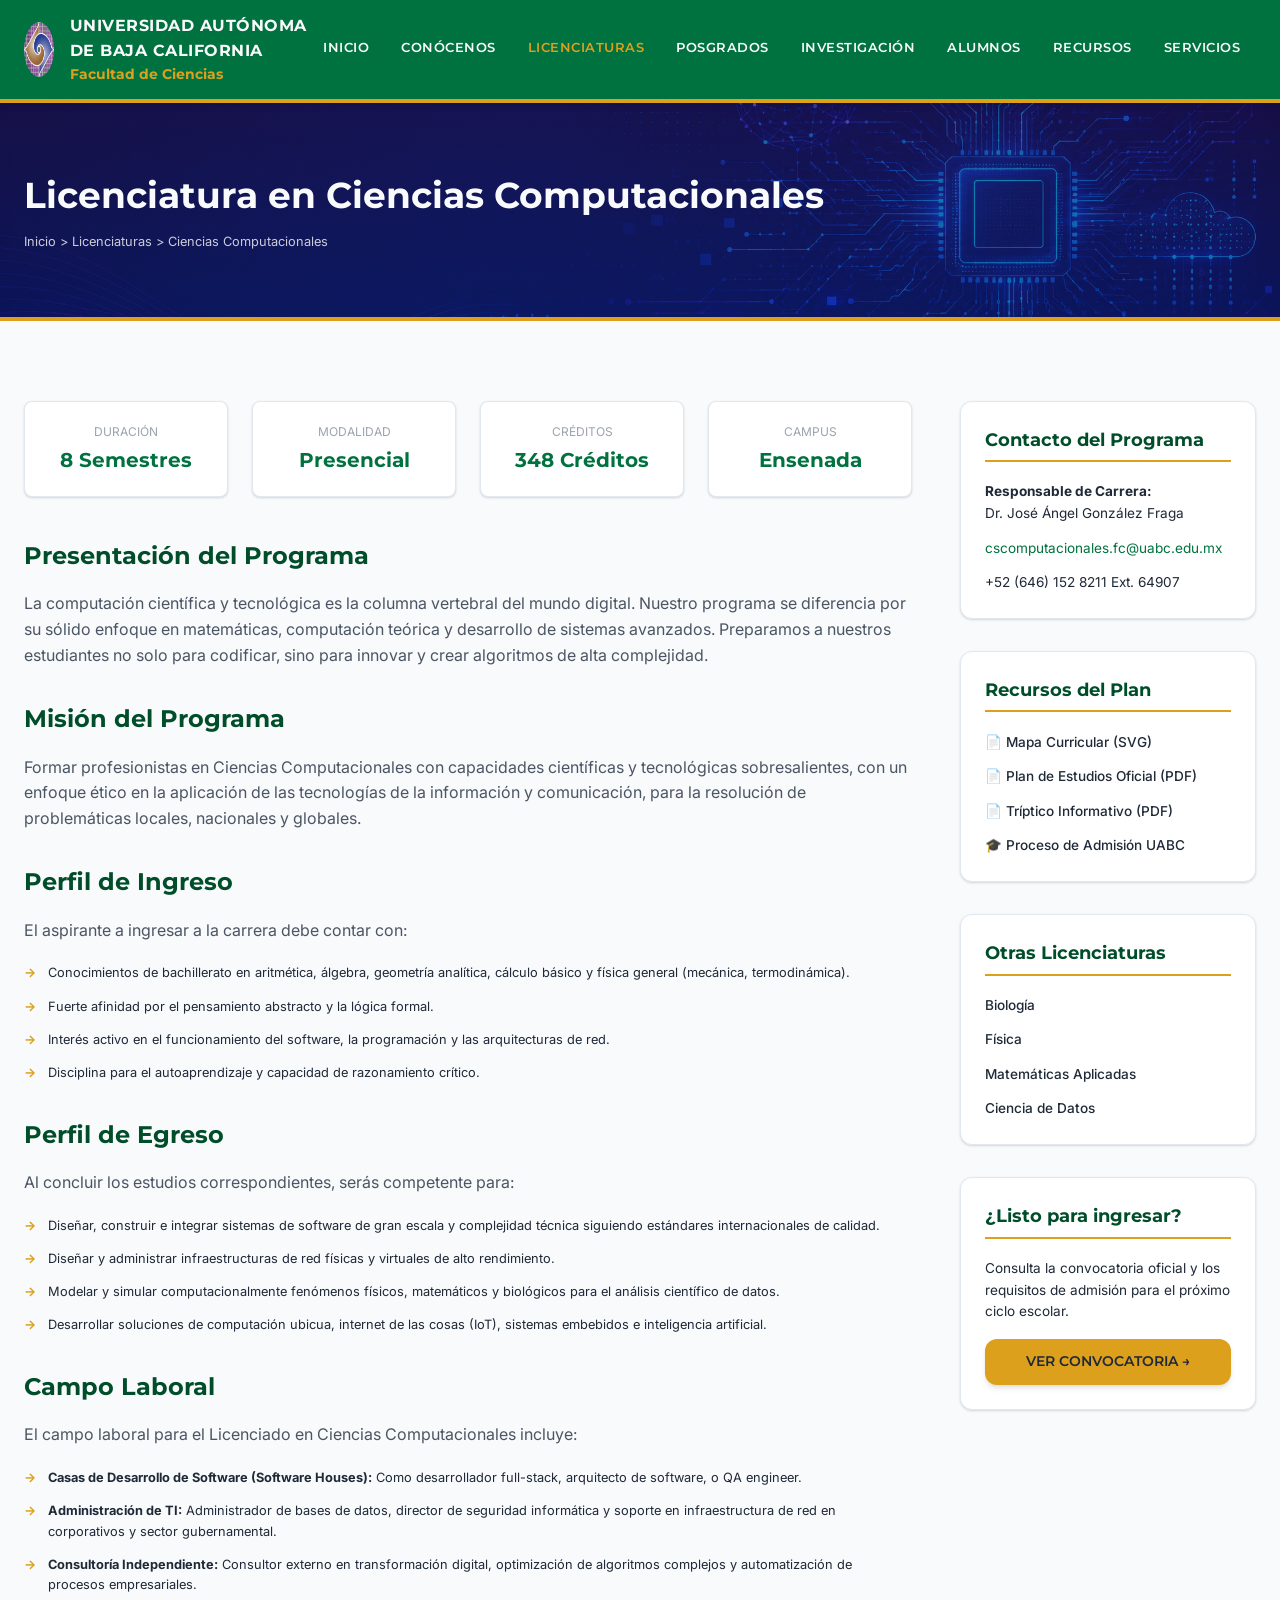
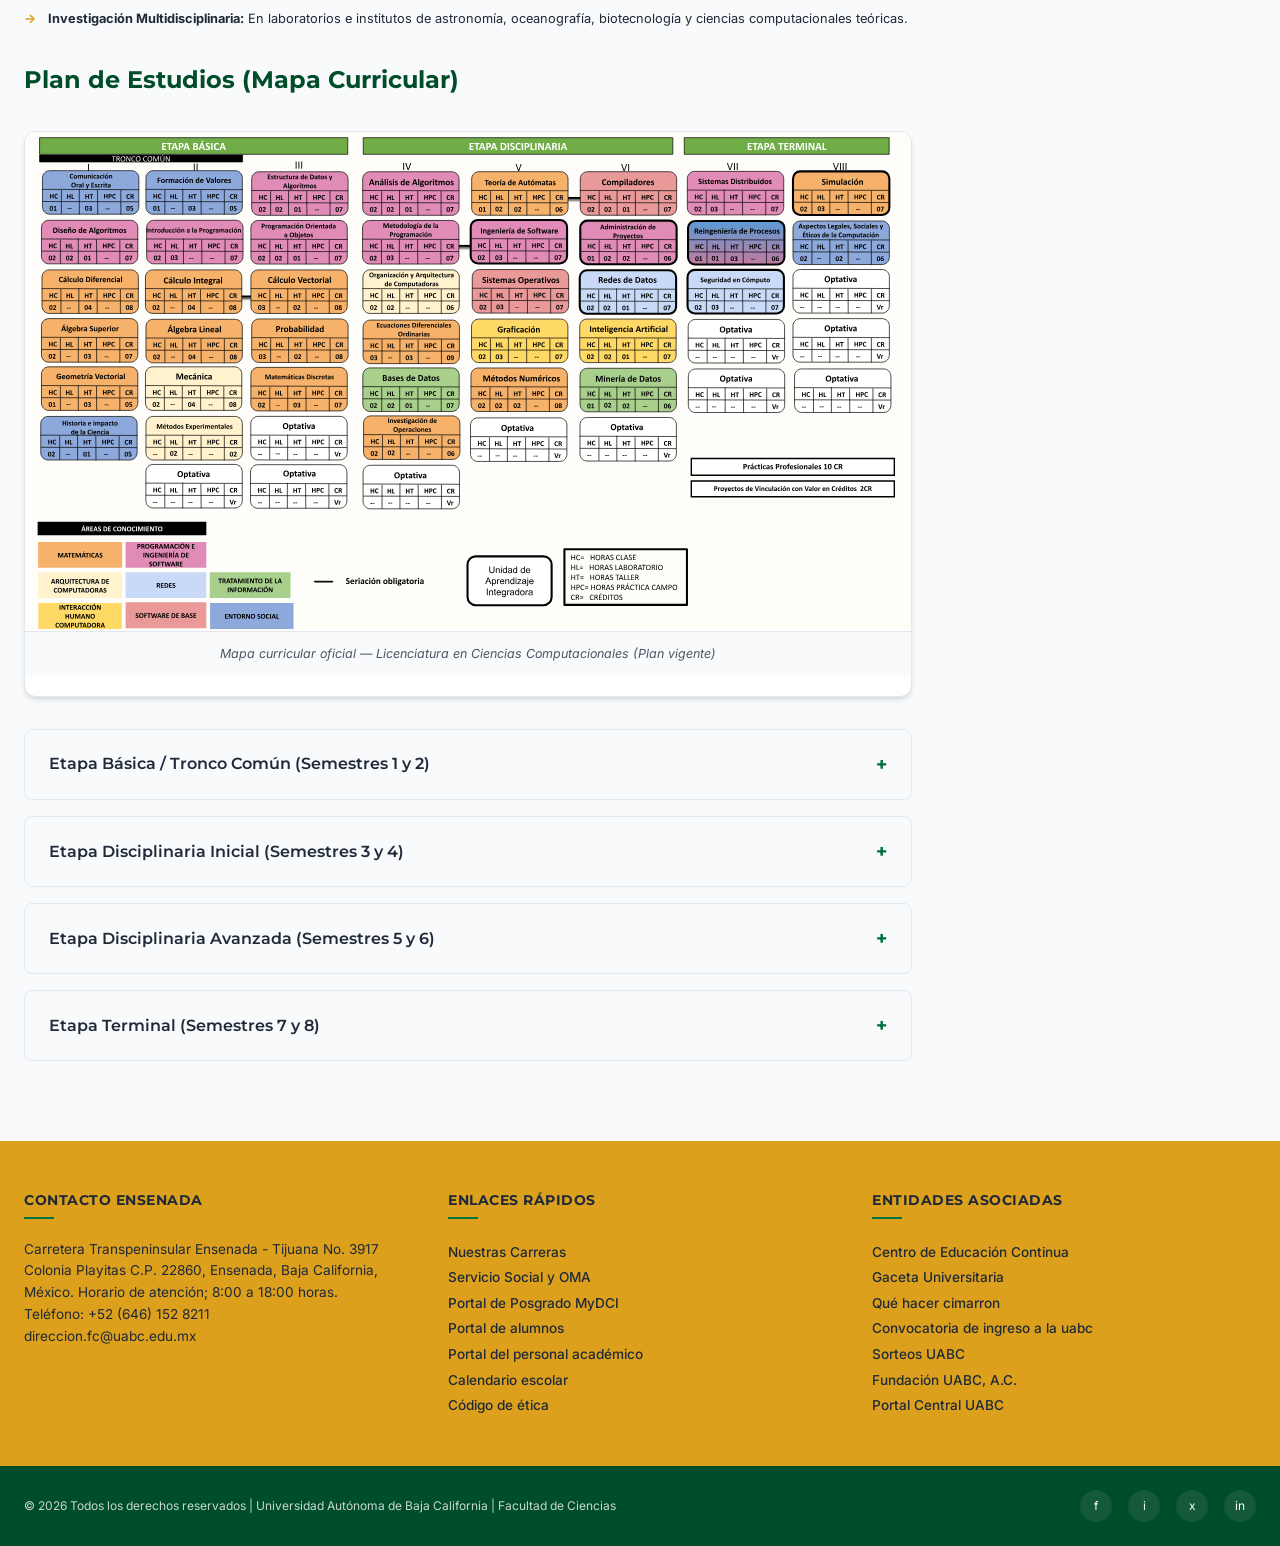
<file: carreras/computacion.html>
<!DOCTYPE html>
<html lang="es">

<head>
    <meta charset="UTF-8">
    <meta name="viewport" content="width=device-width, initial-scale=1.0">
    <title>Licenciatura en Ciencias Computacionales - Facultad de Ciencias UABC</title>
    <link rel="icon" href="../assets/img/fcloog.png">
    <link rel="stylesheet" href="../styles.css">
</head>

<body>



    <!-- Header & Navigation -->
    <header class="header-wrapper">
        <div class="container">
            <div class="main-nav">
                <a href="index.html" class="brand-section" id="logo-link">
                    <div class="brand-logos">
                        <img src="../assets/img/fcloog.png" alt="Logo Facultad de Ciencias" class="fc-logo"
                            id="fc-logo-img">
                    </div>
                    <div class="brand-text">
                        <h1>Universidad Autónoma de Baja California</h1>
                        <p><b> Facultad de Ciencias</b></p>
                    </div>
                </a>

                <!-- Desktop Menu -->
                <nav class="nav-links" id="navLinks">
                    <div class="nav-item ">
                        <a href="../index.html" class="nav-link">Inicio</a>
                    </div>
                    <div class="nav-item ">
                        <a href="../index.html#nosotros" class="nav-link">Conócenos</a>
                        <div class="dropdown-menu">
                            <a href="../index.html#nosotros" class="dropdown-item">Historia</a>
                            <a href="../index.html#nosotros" class="dropdown-item">Misión y Visión</a>
                            <a href="../index.html#nosotros" class="dropdown-item">Directorio Administrativo</a>
                        </div>
                    </div>
                    <div class="nav-item active">
                        <a href="../index.html#carreras" class="nav-link">Licenciaturas</a>
                        <div class="dropdown-menu">
                            <a href="../carreras/biologia.html" class="dropdown-item">Biología</a>
                            <a href="../carreras/computacion.html" class="dropdown-item">Ciencias Computacionales</a>
                            <a href="../carreras/fisica.html" class="dropdown-item">Física</a>
                            <a href="../carreras/matematicas.html" class="dropdown-item">Matemáticas Aplicadas</a>
                            <a href="../carreras/datos.html" class="dropdown-item">Ciencia de Datos</a>
                        </div>
                    </div>
                    <div class="nav-item">
                        <a href="../index.html#posgrados" class="nav-link">Posgrados</a>
                        <div class="dropdown-menu">
                            <a href="https://www.mezauabc.com/" target="_blank" class="dropdown-item">M. en Ecología
                                Molecular y Biotecnología</a>
                            <a href="http://fcm.ens.uabc.mx/posgrado/gestion-ambiental-especialidad.php" target="_blank"
                                class="dropdown-item">Esp. en Gestión Ambiental</a>
                            <a href="https://www.mydciuabc.com/" target="_blank" class="dropdown-item">M. y Dr. en
                                Ciencias e Ingeniería (MyDCI)</a>
                        </div>
                    </div>
                    <div class="nav-item ">
                        <a href="../investigacion/index.html" class="nav-link">Investigación</a>
                        <div class="dropdown-menu">
                            <a href="../investigacion/index.html#academicos" class="dropdown-item">Académicos</a>
                            <a href="../investigacion/index.html#indicadores" class="dropdown-item">Indicadores de
                                Calidad</a>
                            <a href="../investigacion/index.html#cuerpos" class="dropdown-item">Cuerpos Académicos</a>
                            <a href="../investigacion/index.html#proyectos" class="dropdown-item">Proyectos Activos</a>
                        </div>
                    </div>
                    <div class="nav-item ">
                        <a href="../alumnos/index.html" class="nav-link">Alumnos</a>
                        <div class="dropdown-menu">
                            <a href="../alumnos/index.html#horarios" class="dropdown-item">Horarios de Clase</a>
                            <a href="../alumnos/index.html#servicio" class="dropdown-item">Servicio Social</a>
                            <a href="../alumnos/index.html#oma" class="dropdown-item">Modalidades de Aprendizaje
                                (OMA)</a>
                            <a href="../alumnos/index.html#examenes" class="dropdown-item">Exámenes especiales</a>
                            <a href="../alumnos/index.html#bajas" class="dropdown-item">Proceso de Bajas</a>
                            <a href="../alumnos/index.html#ingreso" class="dropdown-item">Nuevo Ingreso</a>
                            <a href="../alumnos/index.html#inscripciones" class="dropdown-item">Inscripciones</a>
                            <a href="../alumnos/index.html#practicas" class="dropdown-item">Prácticas Profesionales</a>
                            <a href="../alumnos/index.html#portal" class="dropdown-item">Portal de Alumnos</a>
                            <a href="../alumnos/index.html#tutorias" class="dropdown-item">Tutoría</a>
                            <a href="../alumnos/index.html#titulacion" class="dropdown-item">Titulación</a>
                            <a href="../alumnos/index.html#blackboard" class="dropdown-item">Blackboard</a>
                            <a href="../alumnos/index.html#seguro" class="dropdown-item">Seguro Facultativo</a>
                            <a href="../alumnos/index.html#programa81" class="dropdown-item">Programa 8=1</a>
                            <a href="../alumnos/index.html#sociedad" class="dropdown-item">Sociedad de Alumnos</a>
                        </div>
                    </div>
                    <div class="nav-item ">
                        <a href="../recursos/index.html" class="nav-link">Recursos</a>
                        <div class="dropdown-menu">
                            <a href="../recursos/index.html#manuales" class="dropdown-item">Manuales de Laboratorio</a>
                            <a href="../recursos/index.html#libros" class="dropdown-item">Libros Publicados</a>
                            <a href="../recursos/index.html#normatividad" class="dropdown-item">Reglamentos</a>
                        </div>
                    </div>
                    <div class="nav-item ">
                        <a href="../servicios/index.html" class="nav-link">Servicios</a>
                        <div class="dropdown-menu">
                            <a href="../servicios/index.html#visitas" class="dropdown-item">Visitas</a>
                            <a href="../servicios/index.html#prestacion" class="dropdown-item">Prestación de
                                Servicios</a>
                        </div>
                    </div>
                </nav>

                <button class="mobile-menu-btn" id="mobileMenuBtn">☰</button>
            </div>
        </div>
    </header>

    <!-- Page Header -->
    <section class="page-header" style="
        background-image:
        linear-gradient(
            rgba(40,20,90,0.55),
            rgba(20,30,120,0.55)
        ),
        url('../assets/img/banner-computacionales.png');
        background-size: cover;
        background-position: center;
        background-repeat: no-repeat;
    ">
        <div class="container">
            <h1 class="page-header-title">Licenciatura en Ciencias Computacionales</h1>
            <div class="breadcrumbs">
                <a href="../index.html">Inicio</a> &gt; <a href="../index.html#carreras">Licenciaturas</a> &gt; Ciencias
                Computacionales
            </div>
        </div>
    </section>

    <!-- Page Content -->
    <section class="page-content-wrapper">
        <div class="container">
            <div class="page-grid">

                <!-- Main Content -->
                <main class="page-main">
                    <!-- Stat board -->
                    <div class="program-stats">
                        <div class="stat-item">
                            <span class="stat-label">Duración</span>
                            <span class="stat-val">8 Semestres</span>
                        </div>
                        <div class="stat-item">
                            <span class="stat-label">Modalidad</span>
                            <span class="stat-val">Presencial</span>
                        </div>
                        <div class="stat-item">
                            <span class="stat-label">Créditos</span>
                            <span class="stat-val">348 Créditos</span>
                        </div>
                        <div class="stat-item">
                            <span class="stat-label">Campus</span>
                            <span class="stat-val">Ensenada</span>
                        </div>
                    </div>

                    <h2>Presentación del Programa</h2>
                    <p>La computación científica y tecnológica es la columna vertebral del mundo digital. Nuestro
                        programa se diferencia por su sólido enfoque en matemáticas, computación teórica y desarrollo de
                        sistemas avanzados. Preparamos a nuestros estudiantes no solo para codificar, sino para innovar
                        y crear algoritmos de alta complejidad.</p>

                    <h2>Misión del Programa</h2>
                    <p>Formar profesionistas en Ciencias Computacionales con capacidades científicas y tecnológicas
                        sobresalientes, con un enfoque ético en la aplicación de las tecnologías de la información y
                        comunicación, para la resolución de problemáticas locales, nacionales y globales.</p>

                    <h2>Perfil de Ingreso</h2>
                    <p>El aspirante a ingresar a la carrera debe contar con:</p>
                    <ul class="stage-list" style="margin-bottom: 1.5rem;">
                        <li>Conocimientos de bachillerato en aritmética, álgebra, geometría analítica, cálculo básico y
                            física general (mecánica, termodinámica).</li>
                        <li>Fuerte afinidad por el pensamiento abstracto y la lógica formal.</li>
                        <li>Interés activo en el funcionamiento del software, la programación y las arquitecturas de
                            red.</li>
                        <li>Disciplina para el autoaprendizaje y capacidad de razonamiento crítico.</li>
                    </ul>

                    <h2>Perfil de Egreso</h2>
                    <p>Al concluir los estudios correspondientes, serás competente para:</p>
                    <ul class="stage-list" style="margin-bottom: 1.5rem;">
                        <li>Diseñar, construir e integrar sistemas de software de gran escala y complejidad técnica
                            siguiendo estándares internacionales de calidad.</li>
                        <li>Diseñar y administrar infraestructuras de red físicas y virtuales de alto rendimiento.</li>
                        <li>Modelar y simular computacionalmente fenómenos físicos, matemáticos y biológicos para el
                            análisis científico de datos.</li>
                        <li>Desarrollar soluciones de computación ubicua, internet de las cosas (IoT), sistemas
                            embebidos e inteligencia artificial.</li>
                    </ul>

                    <h2>Campo Laboral</h2>
                    <p>El campo laboral para el Licenciado en Ciencias Computacionales incluye:</p>
                    <ul class="stage-list" style="margin-bottom: 1.5rem;">
                        <li><strong>Casas de Desarrollo de Software (Software Houses):</strong> Como desarrollador
                            full-stack, arquitecto de software, o QA engineer.</li>
                        <li><strong>Administración de TI:</strong> Administrador de bases de datos, director de
                            seguridad informática y soporte en infraestructura de red en corporativos y sector
                            gubernamental.</li>
                        <li><strong>Consultoría Independiente:</strong> Consultor externo en transformación digital,
                            optimización de algoritmos complejos y automatización de procesos empresariales.</li>
                        <li><strong>Investigación Multidisciplinaria:</strong> En laboratorios e institutos de
                            astronomía, oceanografía, biotecnología y ciencias computacionales teóricas.</li>
                    </ul>

                    <!-- Study Plan Curriculum Accordion -->
                    <h2>Plan de Estudios (Mapa Curricular)</h2>

                    <!-- Plan de Estudios Image -->
                    <div class="plan-image-wrapper">
                        <img src="../assets/planes/lcc.svg"
                            alt="Mapa Curricular Licenciatura en Ciencias Computacionales - UABC" class="plan-image">
                        <p class="plan-image-caption">Mapa curricular oficial — Licenciatura en Ciencias Computacionales
                            (Plan vigente)</p>
                    </div>

                    <div class="curriculum-accordion">
                        <!-- Semestre 1-2 -->
                        <div class="accordion-item">
                            <div class="accordion-header">Etapa Básica / Tronco Común (Semestres 1 y 2)</div>
                            <div class="accordion-body">
                                <div class="semester-list">
                                    <div class="subject-card">Cálculo Diferencial e Integral</div>
                                    <div class="subject-card">Álgebra Superior</div>
                                    <div class="subject-card">Introducción a la Computación</div>
                                    <div class="subject-card">Física para Computólogos</div>
                                    <div class="subject-card">Comunicación Oral y Escrita</div>
                                    <div class="subject-card">Lógica Computacional</div>
                                </div>
                            </div>
                        </div>

                        <!-- Semestre 3-4 -->
                        <div class="accordion-item">
                            <div class="accordion-header">Etapa Disciplinaria Inicial (Semestres 3 y 4)</div>
                            <div class="accordion-body">
                                <div class="semester-list">
                                    <div class="subject-card">Estructuras de Datos</div>
                                    <div class="subject-card">Diseño de Algoritmos</div>
                                    <div class="subject-card">Estructuras Discretas</div>
                                    <div class="subject-card">Álgebra Lineal</div>
                                    <div class="subject-card">Programación Orientada a Objetos</div>
                                    <div class="subject-card">Sistemas Operativos</div>
                                </div>
                            </div>
                        </div>

                        <!-- Semestre 5-6 -->
                        <div class="accordion-item">
                            <div class="accordion-header">Etapa Disciplinaria Avanzada (Semestres 5 y 6)</div>
                            <div class="accordion-body">
                                <div class="semester-list">
                                    <div class="subject-card">Bases de Datos</div>
                                    <div class="subject-card">Ingeniería de Software</div>
                                    <div class="subject-card">Redes de Computadoras</div>
                                    <div class="subject-card">Teoría de la Computación</div>
                                    <div class="subject-card">Compiladores</div>
                                    <div class="subject-card">Graficación Computacional</div>
                                </div>
                            </div>
                        </div>

                        <!-- Semestre 7-8 -->
                        <div class="accordion-item">
                            <div class="accordion-header">Etapa Terminal (Semestres 7 y 8)</div>
                            <div class="accordion-body">
                                <div class="semester-list">
                                    <div class="subject-card">Seguridad Informática</div>
                                    <div class="subject-card">Inteligencia Artificial</div>
                                    <div class="subject-card">Sistemas Embebidos y Distribuidos</div>
                                    <div class="subject-card">Seminario de Titulación</div>
                                    <div class="subject-card">Asignatura Optativa I</div>
                                    <div class="subject-card">Asignatura Optativa II</div>
                                </div>
                            </div>
                        </div>
                    </div>
                </main>

                <!-- Sidebar -->
                <aside class="sidebar">
                    <div class="sidebar-panel">
                        <h3>Contacto del Programa</h3>
                        <p style="font-size: 0.85rem; margin-bottom: 0.8rem;"><strong>Responsable de
                                Carrera:</strong><br>Dr. José Ángel González Fraga</p>
                        <p style="font-size: 0.85rem; margin-bottom: 0.8rem;"> <a
                                href="mailto:cscomputacionales.fc@uabc.edu.mx"
                                style="color: var(--primary-color);">cscomputacionales.fc@uabc.edu.mx</a></p>
                        <p style="font-size: 0.85rem;"> +52 (646) 152 8211 Ext. 64907</p>
                    </div>

                    <div class="sidebar-panel">
                        <h3>Recursos del Plan</h3>
                        <div class="sidebar-links">
                            <a href="./assets/planes/lcc.svg" target="_blank" class="sidebar-link">
                                📄 Mapa Curricular (SVG)
                            </a>
                            <a href="https://ciencias.ens.uabc.mx/documentos/planes/lcc/PlanLCC_2017-2.pdf"
                                target="_blank" class="sidebar-link">
                                📄 Plan de Estudios Oficial (PDF)
                            </a>
                            <a href="https://ciencias.ens.uabc.mx/documentos/dipticos/computacion.pdf" target="_blank"
                                class="sidebar-link">
                                📄 Tríptico Informativo (PDF)
                            </a>
                            <a href="http://cgsege.uabc.mx" target="_blank" class="sidebar-link">
                                🎓 Proceso de Admisión UABC
                            </a>
                        </div>
                    </div>

                    <div class="sidebar-panel">
                        <h3>Otras Licenciaturas</h3>
                        <div class="sidebar-links">
                            <a href="biologia.html" class="sidebar-link">Biología</a>
                            <a href="fisica.html" class="sidebar-link">Física</a>
                            <a href="matematicas.html" class="sidebar-link">Matemáticas Aplicadas</a>
                            <a href="datos.html" class="sidebar-link">Ciencia de Datos</a>
                        </div>
                    </div>

                    <div class="sidebar-panel">
                        <h3>¿Listo para ingresar?</h3>
                        <p style="font-size: 0.85rem; margin-bottom: 1rem;">Consulta la convocatoria oficial y los
                            requisitos de admisión para el próximo ciclo escolar.</p>
                        <a href="http://cgsege.uabc.mx" target="_blank" class="btn"
                            style="width: 100%; text-align: center; display: block;">Ver Convocatoria →</a>
                    </div>
                </aside>

            </div>
        </div>
    </section>

    <!-- Footer -->
    <footer class="footer-wrapper">

        <!-- Info Band -->
        <div class="footer-middle">
            <div class="container">
                <div class="footer-middle-grid">
                    <div class="footer-middle-col">
                        <h3>Contacto Ensenada</h3>
                        <p style="font-size: 0.85rem; line-height: 1.6;"> Carretera Transpeninsular Ensenada - Tijuana
                            No. 3917
                            Colonia Playitas C.P. 22860, Ensenada, Baja California, México. Horario de atención; 8:00 a
                            18:00 horas.<br> Teléfono: +52 (646) 152 8211<br> direccion.fc@uabc.edu.mx</p>
                    </div>
                    <div class="footer-middle-col">
                        <h3>Enlaces Rápidos</h3>
                        <p>
                            <a href="#carreras">Nuestras Carreras</a><br>
                            <a href="#alumnos">Servicio Social y OMA</a><br>
                            <a href="https://www.mydciuabc.com/" target="_blank">Portal de Posgrado MyDCI</a><br>
                            <a href="https://alumnos.uabc.mx/web">Portal de alumnos</a><br>
                            <a href="https://academicos.uabc.mx/web">Portal del personal académico</a><br>
                            <a
                                href="https://bibliotecas.uabc.mx/wp-content/uploads/2026/01/Calendario-de-Actividades-2025-2-2026-1.pdf">Calendario
                                escolar</a><br>
                            <a
                                href="https://sriagral.uabc.mx/Externos/AbogadoGeneral/Acuerdos/Rector/41_CodigoEtica.pdf">Código
                                de ética</a><br>
                        </p>
                    </div>
                    <div class="footer-middle-col">
                        <h3>Entidades Asociadas</h3>
                        <p>
                            <a href="https://centrodeeducacioncontinua.uabc.mx/" target="_blank">Centro de Educación
                                Continua</a><br>
                            <a href="https://gaceta.uabc.mx/" target="_blank">Gaceta Universitaria</a><br>
                            <a href="https://gaceta.uabc.mx/quehacer/" target="_blank">Qué hacer cimarron</a><br>
                            <a href="" target="_blank">Convocatoria de ingreso a la uabc</a><br>
                            <a href="https://www.sorteosuabc.mx/" target="_blank">Sorteos UABC</a><br>
                            <a href="https://fundacionuabc.org/" target="_blank">Fundación UABC, A.C.</a><br>
                            <a href="https://www.uabc.mx/" target="_blank">Portal Central UABC</a><br>
                        </p>
                    </div>

                </div>
            </div>
        </div>

        <!-- Copyright & Social Band -->
        <div class="footer-bottom">
            <div class="container">
                <p>© 2026 Todos los derechos reservados | Universidad Autónoma de Baja California | Facultad de Ciencias
                </p>
                <div class="social-links">
                    <a href="https://www.facebook.com/UABC.FacultaddeCiencias" target="_blank" class="social-link">f</a>
                    <a href="https://www.instagram.com/uabc_oficial" target="_blank" class="social-link">i</a>
                    <a href="https://twitter.com/UABC_Oficial" target="_blank" class="social-link">x</a>
                    <a href="https://mx.linkedin.com/school/uabc/" target="_blank" class="social-link">in</a>
                </div>
            </div>
        </div>
    </footer>

    <script src="../app.js"></script>
</body>

</html>
</file>
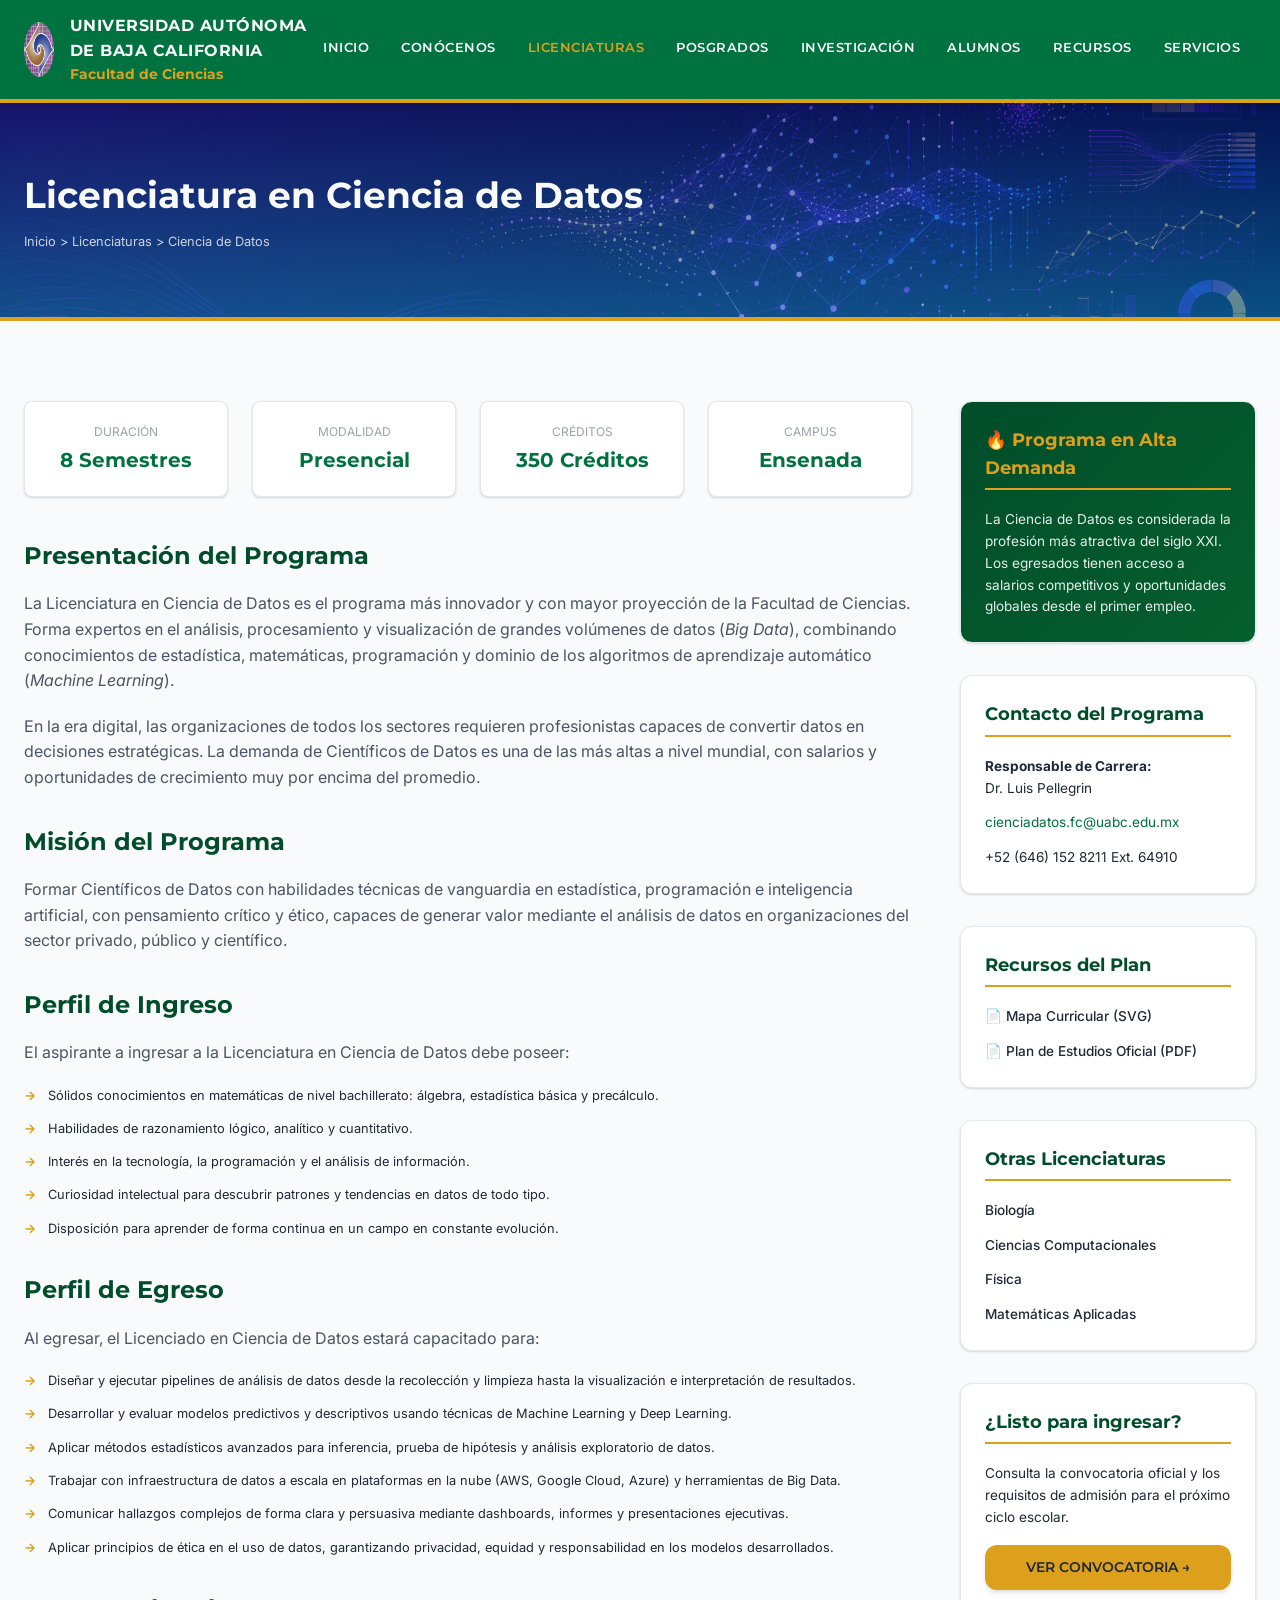
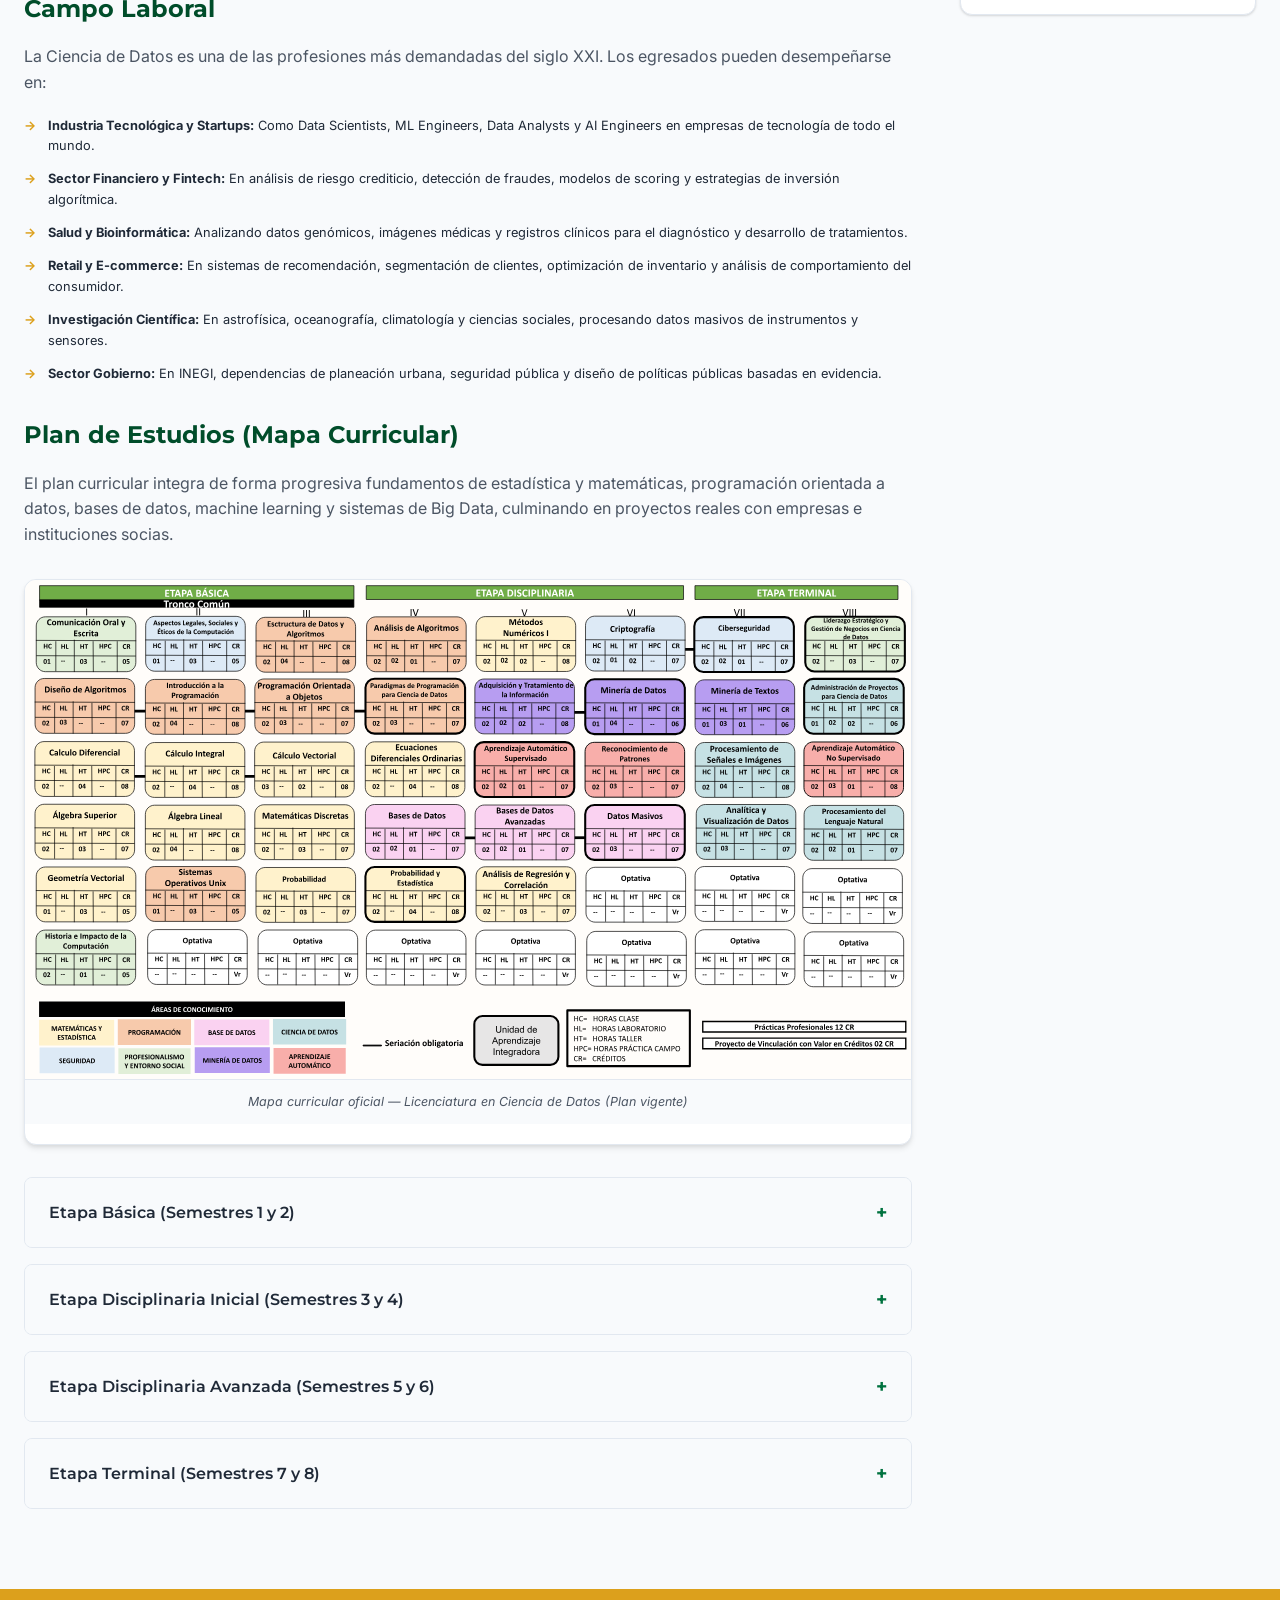
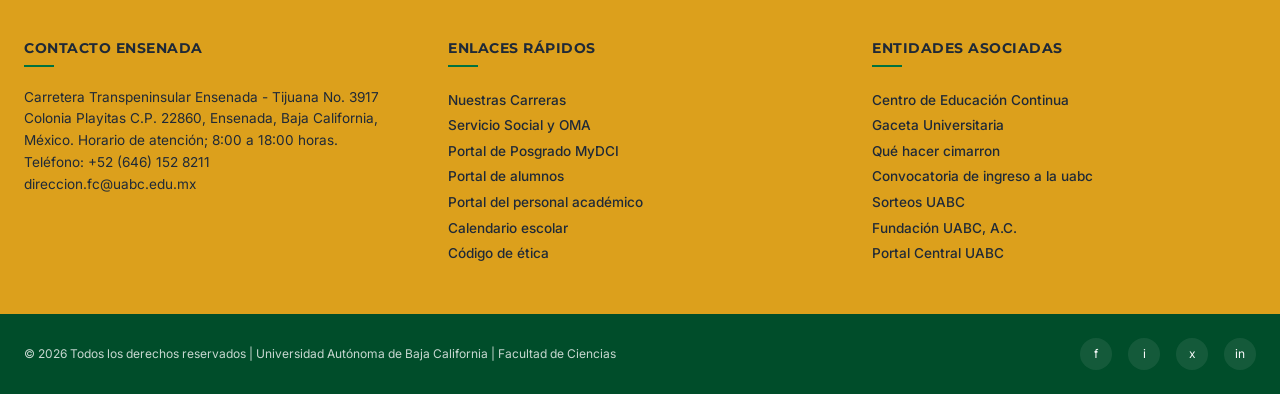
<file: carreras/datos.html>
<!DOCTYPE html>
<html lang="es">

<head>
    <meta charset="UTF-8">
    <meta name="viewport" content="width=device-width, initial-scale=1.0">
    <title>Licenciatura en Ciencia de Datos - Facultad de Ciencias UABC</title>
    <meta name="description"
        content="Conoce la Licenciatura en Ciencia de Datos de la Facultad de Ciencias UABC Ensenada. El programa más innovador para el análisis de datos masivos e inteligencia artificial.">
    <link rel="icon" href="../assets/img/fcloog.png">
    <link rel="stylesheet" href="../styles.css">
</head>

<body>

    <!-- Header & Navigation -->
    <header class="header-wrapper">
        <div class="container">
            <div class="main-nav">
                <a href="index.html" class="brand-section" id="logo-link">
                    <div class="brand-logos">
                        <img src="../assets/img/fcloog.png" alt="Logo Facultad de Ciencias" class="fc-logo"
                            id="fc-logo-img">
                    </div>
                    <div class="brand-text">
                        <h1>Universidad Autónoma de Baja California</h1>
                        <p><b> Facultad de Ciencias</b></p>
                    </div>
                </a>

                <!-- Desktop Menu -->
                <nav class="nav-links" id="navLinks">
                    <div class="nav-item ">
                        <a href="../index.html" class="nav-link">Inicio</a>
                    </div>
                    <div class="nav-item ">
                        <a href="../index.html#nosotros" class="nav-link">Conócenos</a>
                        <div class="dropdown-menu">
                            <a href="../index.html#nosotros" class="dropdown-item">Historia</a>
                            <a href="../index.html#nosotros" class="dropdown-item">Misión y Visión</a>
                            <a href="../index.html#nosotros" class="dropdown-item">Directorio Administrativo</a>
                        </div>
                    </div>
                    <div class="nav-item active">
                        <a href="../index.html#carreras" class="nav-link">Licenciaturas</a>
                        <div class="dropdown-menu">
                            <a href="../carreras/biologia.html" class="dropdown-item">Biología</a>
                            <a href="../carreras/computacion.html" class="dropdown-item">Ciencias Computacionales</a>
                            <a href="../carreras/fisica.html" class="dropdown-item">Física</a>
                            <a href="../carreras/matematicas.html" class="dropdown-item">Matemáticas Aplicadas</a>
                            <a href="../carreras/datos.html" class="dropdown-item">Ciencia de Datos</a>
                        </div>
                    </div>
                    <div class="nav-item">
                        <a href="../index.html#posgrados" class="nav-link">Posgrados</a>
                        <div class="dropdown-menu">
                            <a href="https://www.mezauabc.com/" target="_blank" class="dropdown-item">M. en Ecología
                                Molecular y Biotecnología</a>
                            <a href="http://fcm.ens.uabc.mx/posgrado/gestion-ambiental-especialidad.php" target="_blank"
                                class="dropdown-item">Esp. en Gestión Ambiental</a>
                            <a href="https://www.mydciuabc.com/" target="_blank" class="dropdown-item">M. y Dr. en
                                Ciencias e Ingeniería (MyDCI)</a>
                        </div>
                    </div>
                    <div class="nav-item ">
                        <a href="../investigacion/index.html" class="nav-link">Investigación</a>
                        <div class="dropdown-menu">
                            <a href="../investigacion/index.html#academicos" class="dropdown-item">Académicos</a>
                            <a href="../investigacion/index.html#indicadores" class="dropdown-item">Indicadores de
                                Calidad</a>
                            <a href="../investigacion/index.html#cuerpos" class="dropdown-item">Cuerpos Académicos</a>
                            <a href="../investigacion/index.html#proyectos" class="dropdown-item">Proyectos Activos</a>
                        </div>
                    </div>
                    <div class="nav-item ">
                        <a href="../alumnos/index.html" class="nav-link">Alumnos</a>
                        <div class="dropdown-menu">
                            <a href="../alumnos/index.html#horarios" class="dropdown-item">Horarios de Clase</a>
                            <a href="../alumnos/index.html#servicio" class="dropdown-item">Servicio Social</a>
                            <a href="../alumnos/index.html#oma" class="dropdown-item">Modalidades de Aprendizaje
                                (OMA)</a>
                            <a href="../alumnos/index.html#examenes" class="dropdown-item">Exámenes especiales</a>
                            <a href="../alumnos/index.html#bajas" class="dropdown-item">Proceso de Bajas</a>
                            <a href="../alumnos/index.html#ingreso" class="dropdown-item">Nuevo Ingreso</a>
                            <a href="../alumnos/index.html#inscripciones" class="dropdown-item">Inscripciones</a>
                            <a href="../alumnos/index.html#practicas" class="dropdown-item">Prácticas Profesionales</a>
                            <a href="../alumnos/index.html#portal" class="dropdown-item">Portal de Alumnos</a>
                            <a href="../alumnos/index.html#tutorias" class="dropdown-item">Tutoría</a>
                            <a href="../alumnos/index.html#titulacion" class="dropdown-item">Titulación</a>
                            <a href="../alumnos/index.html#blackboard" class="dropdown-item">Blackboard</a>
                            <a href="../alumnos/index.html#seguro" class="dropdown-item">Seguro Facultativo</a>
                            <a href="../alumnos/index.html#programa81" class="dropdown-item">Programa 8=1</a>
                            <a href="../alumnos/index.html#sociedad" class="dropdown-item">Sociedad de Alumnos</a>
                        </div>
                    </div>
                    <div class="nav-item ">
                        <a href="../recursos/index.html" class="nav-link">Recursos</a>
                        <div class="dropdown-menu">
                            <a href="../recursos/index.html#manuales" class="dropdown-item">Manuales de Laboratorio</a>
                            <a href="../recursos/index.html#libros" class="dropdown-item">Libros Publicados</a>
                            <a href="../recursos/index.html#normatividad" class="dropdown-item">Reglamentos</a>
                        </div>
                    </div>
                    <div class="nav-item ">
                        <a href="../servicios/index.html" class="nav-link">Servicios</a>
                        <div class="dropdown-menu">
                            <a href="../servicios/index.html#visitas" class="dropdown-item">Visitas</a>
                            <a href="../servicios/index.html#prestacion" class="dropdown-item">Prestación de
                                Servicios</a>
                        </div>
                    </div>
                </nav>

                <button class="mobile-menu-btn" id="mobileMenuBtn">☰</button>
            </div>
        </div>
    </header>

    <!-- Page Header -->
    <section class="page-header" style="
        background-image:
        linear-gradient(
            rgba(6, 35, 112, 0.55),
            rgba(18, 143, 201, 0.55)
        ),
        url('../assets/img/banner-cienciadatos2.png');
        background-size: cover;
        background-position: center;
        background-repeat: no-repeat;
    ">
        <div class="container">
            <h1 class="page-header-title">Licenciatura en Ciencia de Datos</h1>
            <div class="breadcrumbs">
                <a href="../index.html">Inicio</a> &gt; <a href="../index.html#carreras">Licenciaturas</a> &gt; Ciencia
                de
                Datos
            </div>
        </div>
    </section>

    <!-- Page Content -->
    <section class="page-content-wrapper">
        <div class="container">
            <div class="page-grid">

                <!-- Main Content -->
                <main class="page-main">
                    <!-- Stat board -->
                    <div class="program-stats">
                        <div class="stat-item">
                            <span class="stat-label">Duración</span>
                            <span class="stat-val">8 Semestres</span>
                        </div>
                        <div class="stat-item">
                            <span class="stat-label">Modalidad</span>
                            <span class="stat-val">Presencial</span>
                        </div>
                        <div class="stat-item">
                            <span class="stat-label">Créditos</span>
                            <span class="stat-val">350 Créditos</span>
                        </div>
                        <div class="stat-item">
                            <span class="stat-label">Campus</span>
                            <span class="stat-val">Ensenada</span>
                        </div>
                    </div>

                    <h2>Presentación del Programa</h2>
                    <p>La Licenciatura en Ciencia de Datos es el programa más innovador y con mayor proyección de la
                        Facultad de Ciencias. Forma expertos en el análisis, procesamiento y visualización de grandes
                        volúmenes de datos (<em>Big Data</em>), combinando conocimientos de estadística, matemáticas,
                        programación y dominio de los algoritmos de aprendizaje automático (<em>Machine Learning</em>).
                    </p>
                    <p>En la era digital, las organizaciones de todos los sectores requieren profesionistas capaces de
                        convertir datos en decisiones estratégicas. La demanda de Científicos de Datos es una de las más
                        altas a nivel mundial, con salarios y oportunidades de crecimiento muy por encima del promedio.
                    </p>

                    <h2>Misión del Programa</h2>
                    <p>Formar Científicos de Datos con habilidades técnicas de vanguardia en estadística, programación e
                        inteligencia artificial, con pensamiento crítico y ético, capaces de generar valor mediante el
                        análisis de datos en organizaciones del sector privado, público y científico.</p>

                    <h2>Perfil de Ingreso</h2>
                    <p>El aspirante a ingresar a la Licenciatura en Ciencia de Datos debe poseer:</p>
                    <ul class="stage-list" style="margin-bottom: 1.5rem;">
                        <li>Sólidos conocimientos en matemáticas de nivel bachillerato: álgebra, estadística básica y
                            precálculo.</li>
                        <li>Habilidades de razonamiento lógico, analítico y cuantitativo.</li>
                        <li>Interés en la tecnología, la programación y el análisis de información.</li>
                        <li>Curiosidad intelectual para descubrir patrones y tendencias en datos de todo tipo.</li>
                        <li>Disposición para aprender de forma continua en un campo en constante evolución.</li>
                    </ul>

                    <h2>Perfil de Egreso</h2>
                    <p>Al egresar, el Licenciado en Ciencia de Datos estará capacitado para:</p>
                    <ul class="stage-list" style="margin-bottom: 1.5rem;">
                        <li>Diseñar y ejecutar pipelines de análisis de datos desde la recolección y limpieza hasta la
                            visualización e interpretación de resultados.</li>
                        <li>Desarrollar y evaluar modelos predictivos y descriptivos usando técnicas de Machine Learning
                            y Deep Learning.</li>
                        <li>Aplicar métodos estadísticos avanzados para inferencia, prueba de hipótesis y análisis
                            exploratorio de datos.</li>
                        <li>Trabajar con infraestructura de datos a escala en plataformas en la nube (AWS, Google Cloud,
                            Azure) y herramientas de Big Data.</li>
                        <li>Comunicar hallazgos complejos de forma clara y persuasiva mediante dashboards, informes y
                            presentaciones ejecutivas.</li>
                        <li>Aplicar principios de ética en el uso de datos, garantizando privacidad, equidad y
                            responsabilidad en los modelos desarrollados.</li>
                    </ul>

                    <h2>Campo Laboral</h2>
                    <p>La Ciencia de Datos es una de las profesiones más demandadas del siglo XXI. Los egresados pueden
                        desempeñarse en:</p>
                    <ul class="stage-list" style="margin-bottom: 1.5rem;">
                        <li><strong>Industria Tecnológica y Startups:</strong> Como Data Scientists, ML Engineers, Data
                            Analysts y AI Engineers en empresas de tecnología de todo el mundo.</li>
                        <li><strong>Sector Financiero y Fintech:</strong> En análisis de riesgo crediticio, detección de
                            fraudes, modelos de scoring y estrategias de inversión algorítmica.</li>
                        <li><strong>Salud y Bioinformática:</strong> Analizando datos genómicos, imágenes médicas y
                            registros clínicos para el diagnóstico y desarrollo de tratamientos.</li>
                        <li><strong>Retail y E-commerce:</strong> En sistemas de recomendación, segmentación de
                            clientes, optimización de inventario y análisis de comportamiento del consumidor.</li>
                        <li><strong>Investigación Científica:</strong> En astrofísica, oceanografía, climatología y
                            ciencias sociales, procesando datos masivos de instrumentos y sensores.</li>
                        <li><strong>Sector Gobierno:</strong> En INEGI, dependencias de planeación urbana, seguridad
                            pública y diseño de políticas públicas basadas en evidencia.</li>
                    </ul>

                    <!-- Plan de Estudios -->
                    <h2>Plan de Estudios (Mapa Curricular)</h2>
                    <p>El plan curricular integra de forma progresiva fundamentos de estadística y matemáticas,
                        programación orientada a datos, bases de datos, machine learning y sistemas de Big Data,
                        culminando en proyectos reales con empresas e instituciones socias.</p>

                    <!-- Plan de Estudios Image -->
                    <div class="plan-image-wrapper">
                        <img src="../assets/planes/lcd.svg"
                            alt="Mapa Curricular Licenciatura en Ciencia de Datos - UABC" class="plan-image">
                        <p class="plan-image-caption">Mapa curricular oficial — Licenciatura en Ciencia de Datos (Plan
                            vigente)</p>
                    </div>

                    <div class="curriculum-accordion">
                        <!-- Semestre 1-2 -->
                        <div class="accordion-item">
                            <div class="accordion-header">Etapa Básica (Semestres 1 y 2)</div>
                            <div class="accordion-body">
                                <div class="semester-list">
                                    <div class="subject-card">Cálculo Diferencial</div>
                                    <div class="subject-card">Álgebra Lineal</div>
                                    <div class="subject-card">Estadística Descriptiva</div>
                                    <div class="subject-card">Introducción a la Programación (Python)</div>
                                    <div class="subject-card">Fundamentos de Ciencia de Datos</div>
                                    <div class="subject-card">Comunicación Oral y Escrita</div>
                                </div>
                            </div>
                        </div>

                        <!-- Semestre 3-4 -->
                        <div class="accordion-item">
                            <div class="accordion-header">Etapa Disciplinaria Inicial (Semestres 3 y 4)</div>
                            <div class="accordion-body">
                                <div class="semester-list">
                                    <div class="subject-card">Probabilidad y Estadística Inferencial</div>
                                    <div class="subject-card">Bases de Datos y SQL</div>
                                    <div class="subject-card">Estructuras de Datos y Algoritmos</div>
                                    <div class="subject-card">Visualización de Datos</div>
                                    <div class="subject-card">Programación Estadística (R)</div>
                                    <div class="subject-card">Ética en Datos e IA</div>
                                </div>
                            </div>
                        </div>

                        <!-- Semestre 5-6 -->
                        <div class="accordion-item">
                            <div class="accordion-header">Etapa Disciplinaria Avanzada (Semestres 5 y 6)</div>
                            <div class="accordion-body">
                                <div class="semester-list">
                                    <div class="subject-card">Machine Learning I</div>
                                    <div class="subject-card">Machine Learning II</div>
                                    <div class="subject-card">Minería de Datos</div>
                                    <div class="subject-card">Procesamiento de Lenguaje Natural (NLP)</div>
                                    <div class="subject-card">Cómputo en la Nube (Cloud Computing)</div>
                                    <div class="subject-card">Big Data y Procesamiento Distribuido</div>
                                </div>
                            </div>
                        </div>

                        <!-- Semestre 7-8 -->
                        <div class="accordion-item">
                            <div class="accordion-header">Etapa Terminal (Semestres 7 y 8)</div>
                            <div class="accordion-body">
                                <div class="semester-list">
                                    <div class="subject-card">Deep Learning y Redes Neuronales</div>
                                    <div class="subject-card">MLOps y Despliegue de Modelos</div>
                                    <div class="subject-card">Proyectos de Datos con Industria</div>
                                    <div class="subject-card">Seminario de Titulación</div>
                                    <div class="subject-card">Asignatura Optativa I</div>
                                    <div class="subject-card">Asignatura Optativa II</div>
                                </div>
                            </div>
                        </div>
                    </div>
                </main>

                <!-- Sidebar -->
                <aside class="sidebar">
                    <div class="sidebar-panel"
                        style="background: linear-gradient(135deg, var(--primary-dark), #065f2e); color: white;">
                        <h3 style="color: var(--accent-color);">🔥 Programa en Alta Demanda</h3>
                        <p style="font-size: 0.85rem; opacity: 0.9;">La Ciencia de Datos es considerada la profesión más
                            atractiva del siglo XXI. Los egresados tienen acceso a salarios competitivos y oportunidades
                            globales desde el primer empleo.</p>
                    </div>

                    <div class="sidebar-panel">
                        <h3>Contacto del Programa</h3>
                        <p style="font-size: 0.85rem; margin-bottom: 0.8rem;"><strong>Responsable de
                                Carrera:</strong><br>Dr. Luis Pellegrin</p>
                        <p style="font-size: 0.85rem; margin-bottom: 0.8rem;"> <a
                                href="mailto:cienciadatos.fc@uabc.edu.mx"
                                style="color: var(--primary-color);">cienciadatos.fc@uabc.edu.mx</a></p>
                        <p style="font-size: 0.85rem;"> +52 (646) 152 8211 Ext. 64910</p>
                    </div>

                    <div class="sidebar-panel">
                        <h3>Recursos del Plan</h3>
                        <div class="sidebar-links">
                            <a href="../assets/planes/lcd.svg" target="_blank" class="sidebar-link">
                                📄 Mapa Curricular (SVG)
                            </a>
                            <a href="https://ciencias.ens.uabc.mx/documentos/planes/lcd/PlanLCD.pdf" target="_blank"
                                class="sidebar-link">
                                📄 Plan de Estudios Oficial (PDF)
                            </a>
                        </div>
                    </div>

                    <div class="sidebar-panel">
                        <h3>Otras Licenciaturas</h3>
                        <div class="sidebar-links">
                            <a href="biologia.html" class="sidebar-link">Biología</a>
                            <a href="computacion.html" class="sidebar-link">Ciencias Computacionales</a>
                            <a href="fisica.html" class="sidebar-link">Física</a>
                            <a href="matematicas.html" class="sidebar-link">Matemáticas Aplicadas</a>
                        </div>
                    </div>

                    <div class="sidebar-panel">
                        <h3>¿Listo para ingresar?</h3>
                        <p style="font-size: 0.85rem; margin-bottom: 1rem;">Consulta la convocatoria oficial y los
                            requisitos de admisión para el próximo ciclo escolar.</p>
                        <a href="http://cgsege.uabc.mx" target="_blank" class="btn"
                            style="width: 100%; text-align: center; display: block;">Ver Convocatoria →</a>
                    </div>
                </aside>

            </div>
        </div>
    </section>

    <!-- Footer -->
    <footer class="footer-wrapper">

        <!-- Info Band -->
        <div class="footer-middle">
            <div class="container">
                <div class="footer-middle-grid">
                    <div class="footer-middle-col">
                        <h3>Contacto Ensenada</h3>
                        <p style="font-size: 0.85rem; line-height: 1.6;"> Carretera Transpeninsular Ensenada - Tijuana
                            No. 3917
                            Colonia Playitas C.P. 22860, Ensenada, Baja California, México. Horario de atención; 8:00 a
                            18:00 horas.<br> Teléfono: +52 (646) 152 8211<br> direccion.fc@uabc.edu.mx</p>
                    </div>
                    <div class="footer-middle-col">
                        <h3>Enlaces Rápidos</h3>
                        <p>
                            <a href="#carreras">Nuestras Carreras</a><br>
                            <a href="#alumnos">Servicio Social y OMA</a><br>
                            <a href="https://www.mydciuabc.com/" target="_blank">Portal de Posgrado MyDCI</a><br>
                            <a href="https://alumnos.uabc.mx/web">Portal de alumnos</a><br>
                            <a href="https://academicos.uabc.mx/web">Portal del personal académico</a><br>
                            <a
                                href="https://bibliotecas.uabc.mx/wp-content/uploads/2026/01/Calendario-de-Actividades-2025-2-2026-1.pdf">Calendario
                                escolar</a><br>
                            <a
                                href="https://sriagral.uabc.mx/Externos/AbogadoGeneral/Acuerdos/Rector/41_CodigoEtica.pdf">Código
                                de ética</a><br>
                        </p>
                    </div>
                    <div class="footer-middle-col">
                        <h3>Entidades Asociadas</h3>
                        <p>
                            <a href="https://centrodeeducacioncontinua.uabc.mx/" target="_blank">Centro de Educación
                                Continua</a><br>
                            <a href="https://gaceta.uabc.mx/" target="_blank">Gaceta Universitaria</a><br>
                            <a href="https://gaceta.uabc.mx/quehacer/" target="_blank">Qué hacer cimarron</a><br>
                            <a href="" target="_blank">Convocatoria de ingreso a la uabc</a><br>
                            <a href="https://www.sorteosuabc.mx/" target="_blank">Sorteos UABC</a><br>
                            <a href="https://fundacionuabc.org/" target="_blank">Fundación UABC, A.C.</a><br>
                            <a href="https://www.uabc.mx/" target="_blank">Portal Central UABC</a><br>
                        </p>
                    </div>

                </div>
            </div>
        </div>

        <!-- Copyright & Social Band -->
        <div class="footer-bottom">
            <div class="container">
                <p>© 2026 Todos los derechos reservados | Universidad Autónoma de Baja California | Facultad de Ciencias
                </p>
                <div class="social-links">
                    <a href="https://www.facebook.com/UABC.FacultaddeCiencias" target="_blank" class="social-link">f</a>
                    <a href="https://www.instagram.com/uabc_oficial" target="_blank" class="social-link">i</a>
                    <a href="https://twitter.com/UABC_Oficial" target="_blank" class="social-link">x</a>
                    <a href="https://mx.linkedin.com/school/uabc/" target="_blank" class="social-link">in</a>
                </div>
            </div>
        </div>
    </footer>

    <script src="../app.js"></script>
</body>

</html>
</file>
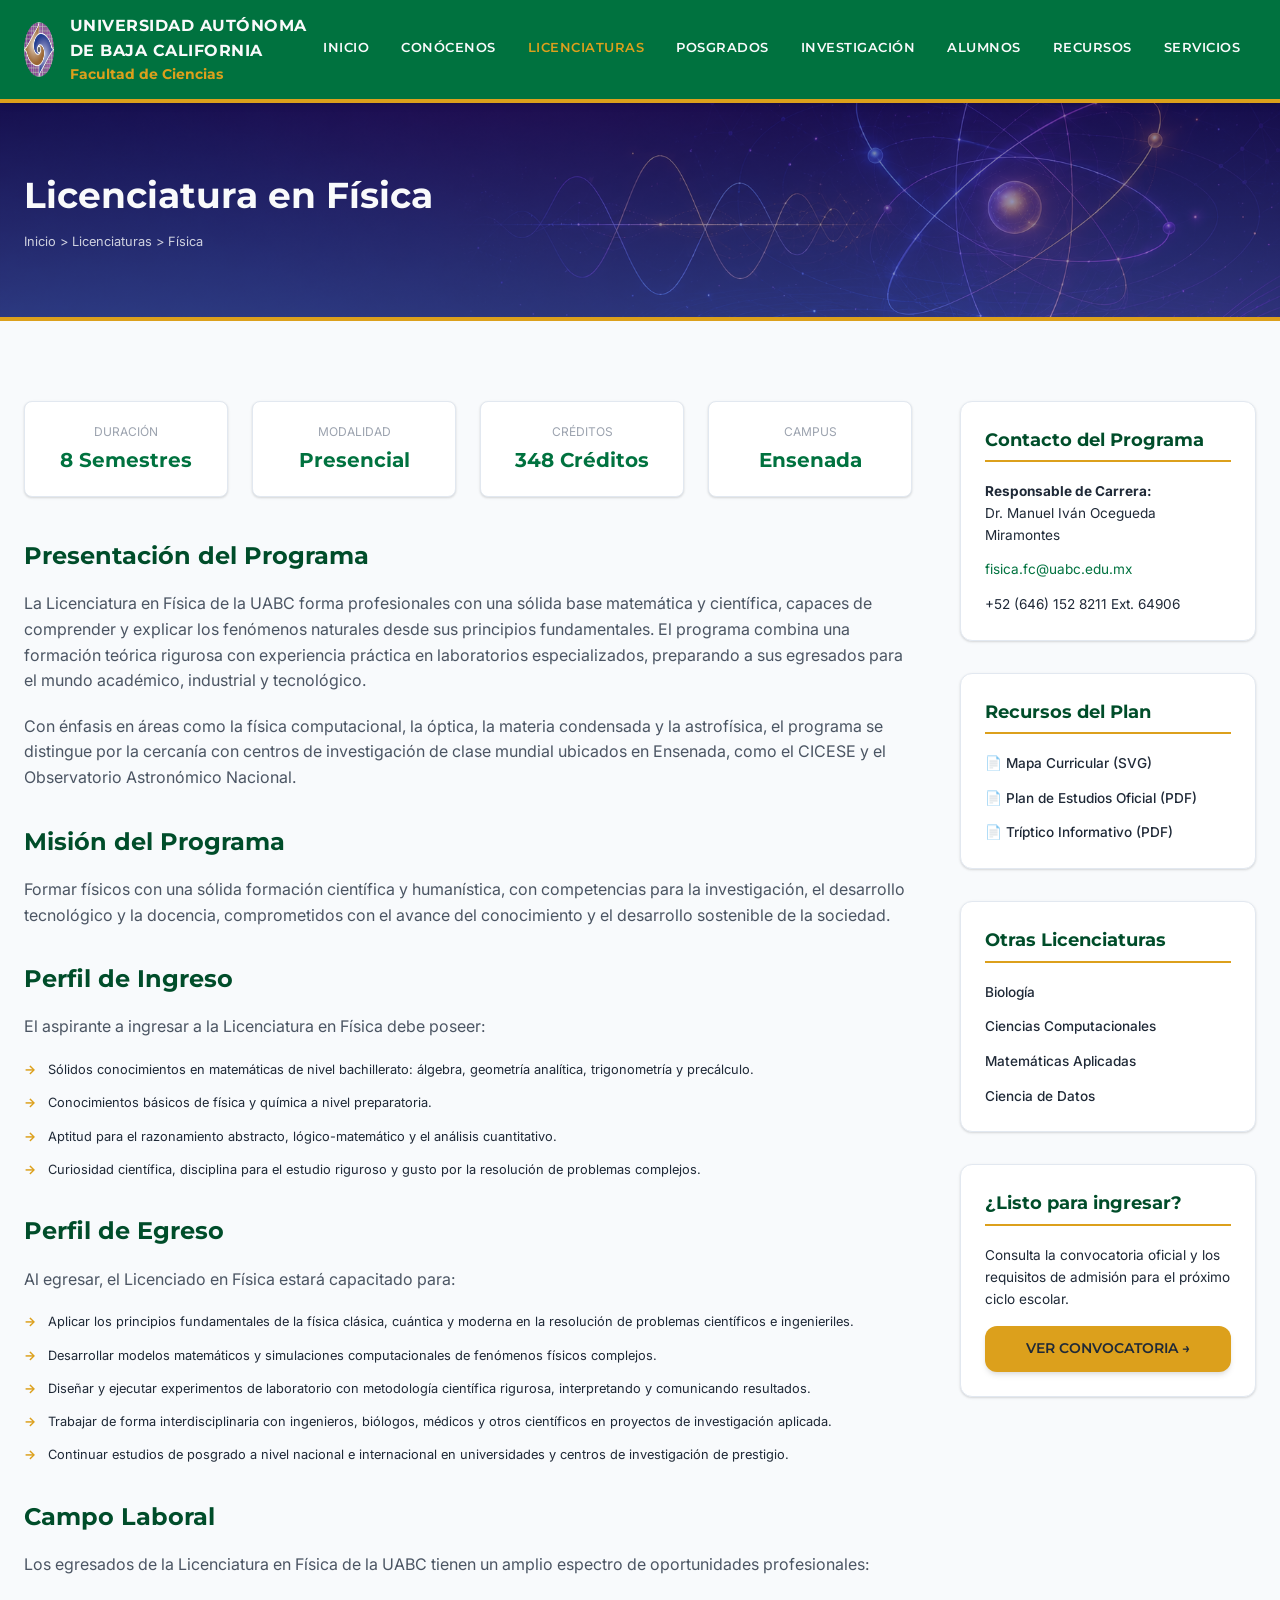
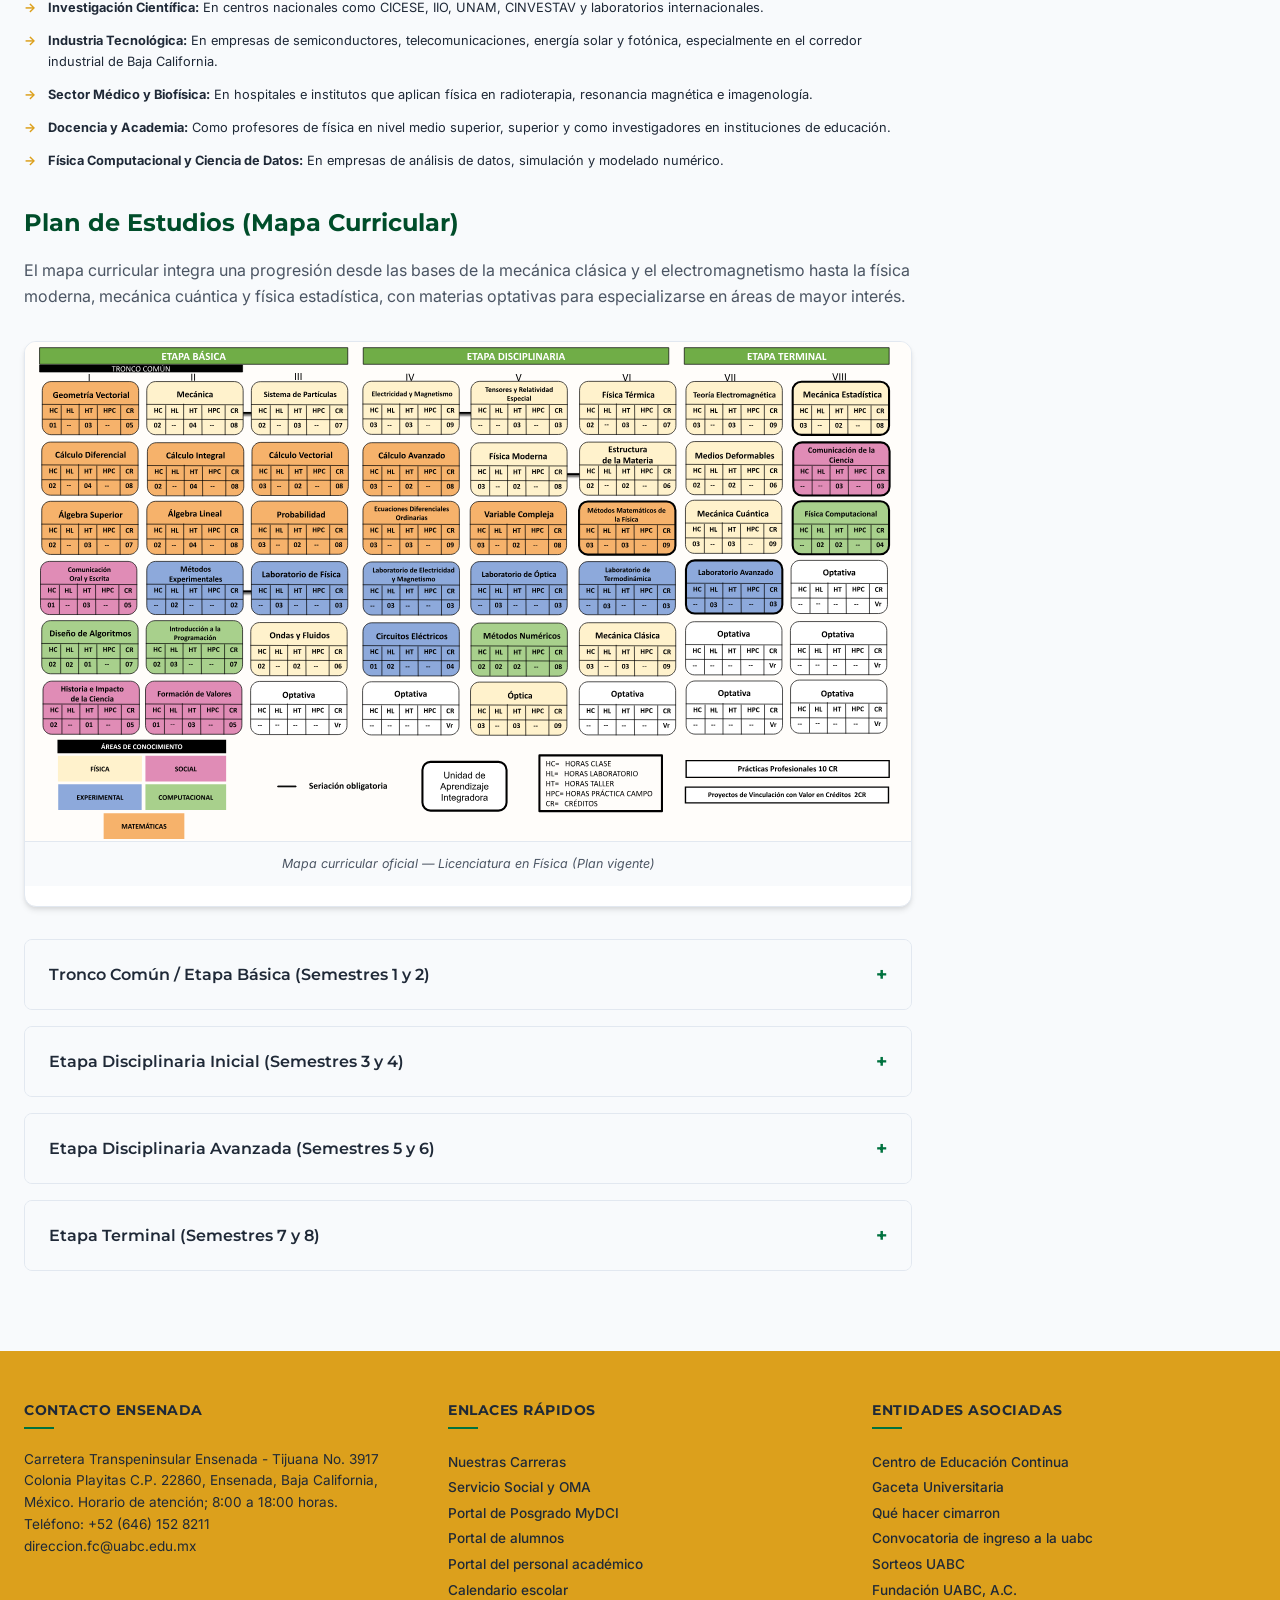
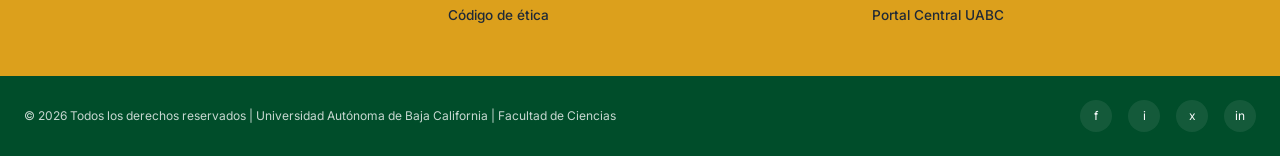
<file: carreras/fisica.html>
<!DOCTYPE html>
<html lang="es">

<head>
    <meta charset="UTF-8">
    <meta name="viewport" content="width=device-width, initial-scale=1.0">
    <title>Licenciatura en Física - Facultad de Ciencias UABC</title>
    <meta name="description"
        content="Conoce la Licenciatura en Física de la Facultad de Ciencias UABC Ensenada. Perfiles, plan de estudios y campo laboral.">
    <link rel="icon" href="../assets/img/fcloog.png">
    <link rel="stylesheet" href="../styles.css">
</head>

<body>

    <!-- Header & Navigation -->
    <header class="header-wrapper">
        <div class="container">
            <div class="main-nav">
                <a href="index.html" class="brand-section" id="logo-link">
                    <div class="brand-logos">
                        <img src="../assets/img/fcloog.png" alt="Logo Facultad de Ciencias" class="fc-logo"
                            id="fc-logo-img">
                    </div>
                    <div class="brand-text">
                        <h1>Universidad Autónoma de Baja California</h1>
                        <p><b> Facultad de Ciencias</b></p>
                    </div>
                </a>

                <!-- Desktop Menu -->
                <nav class="nav-links" id="navLinks">
                    <div class="nav-item ">
                        <a href="../index.html" class="nav-link">Inicio</a>
                    </div>
                    <div class="nav-item ">
                        <a href="../index.html#nosotros" class="nav-link">Conócenos</a>
                        <div class="dropdown-menu">
                            <a href="../index.html#nosotros" class="dropdown-item">Historia</a>
                            <a href="../index.html#nosotros" class="dropdown-item">Misión y Visión</a>
                            <a href="../index.html#nosotros" class="dropdown-item">Directorio Administrativo</a>
                        </div>
                    </div>
                    <div class="nav-item active">
                        <a href="../index.html#carreras" class="nav-link">Licenciaturas</a>
                        <div class="dropdown-menu">
                            <a href="../carreras/biologia.html" class="dropdown-item">Biología</a>
                            <a href="../carreras/computacion.html" class="dropdown-item">Ciencias Computacionales</a>
                            <a href="../carreras/fisica.html" class="dropdown-item">Física</a>
                            <a href="../carreras/matematicas.html" class="dropdown-item">Matemáticas Aplicadas</a>
                            <a href="../carreras/datos.html" class="dropdown-item">Ciencia de Datos</a>
                        </div>
                    </div>
                    <div class="nav-item">
                        <a href="../index.html#posgrados" class="nav-link">Posgrados</a>
                        <div class="dropdown-menu">
                            <a href="https://www.mezauabc.com/" target="_blank" class="dropdown-item">M. en Ecología
                                Molecular y Biotecnología</a>
                            <a href="http://fcm.ens.uabc.mx/posgrado/gestion-ambiental-especialidad.php" target="_blank"
                                class="dropdown-item">Esp. en Gestión Ambiental</a>
                            <a href="https://www.mydciuabc.com/" target="_blank" class="dropdown-item">M. y Dr. en
                                Ciencias e Ingeniería (MyDCI)</a>
                        </div>
                    </div>
                    <div class="nav-item ">
                        <a href="../investigacion/index.html" class="nav-link">Investigación</a>
                        <div class="dropdown-menu">
                            <a href="../investigacion/index.html#academicos" class="dropdown-item">Académicos</a>
                            <a href="../investigacion/index.html#indicadores" class="dropdown-item">Indicadores de
                                Calidad</a>
                            <a href="../investigacion/index.html#cuerpos" class="dropdown-item">Cuerpos Académicos</a>
                            <a href="../investigacion/index.html#proyectos" class="dropdown-item">Proyectos Activos</a>
                        </div>
                    </div>
                    <div class="nav-item ">
                        <a href="../alumnos/index.html" class="nav-link">Alumnos</a>
                        <div class="dropdown-menu">
                            <a href="../alumnos/index.html#horarios" class="dropdown-item">Horarios de Clase</a>
                            <a href="../alumnos/index.html#servicio" class="dropdown-item">Servicio Social</a>
                            <a href="../alumnos/index.html#oma" class="dropdown-item">Modalidades de Aprendizaje
                                (OMA)</a>
                            <a href="../alumnos/index.html#examenes" class="dropdown-item">Exámenes especiales</a>
                            <a href="../alumnos/index.html#bajas" class="dropdown-item">Proceso de Bajas</a>
                            <a href="../alumnos/index.html#ingreso" class="dropdown-item">Nuevo Ingreso</a>
                            <a href="../alumnos/index.html#inscripciones" class="dropdown-item">Inscripciones</a>
                            <a href="../alumnos/index.html#practicas" class="dropdown-item">Prácticas Profesionales</a>
                            <a href="../alumnos/index.html#portal" class="dropdown-item">Portal de Alumnos</a>
                            <a href="../alumnos/index.html#tutorias" class="dropdown-item">Tutoría</a>
                            <a href="../alumnos/index.html#titulacion" class="dropdown-item">Titulación</a>
                            <a href="../alumnos/index.html#blackboard" class="dropdown-item">Blackboard</a>
                            <a href="../alumnos/index.html#seguro" class="dropdown-item">Seguro Facultativo</a>
                            <a href="../alumnos/index.html#programa81" class="dropdown-item">Programa 8=1</a>
                            <a href="../alumnos/index.html#sociedad" class="dropdown-item">Sociedad de Alumnos</a>
                        </div>
                    </div>
                    <div class="nav-item ">
                        <a href="../recursos/index.html" class="nav-link">Recursos</a>
                        <div class="dropdown-menu">
                            <a href="../recursos/index.html#manuales" class="dropdown-item">Manuales de Laboratorio</a>
                            <a href="../recursos/index.html#libros" class="dropdown-item">Libros Publicados</a>
                            <a href="../recursos/index.html#normatividad" class="dropdown-item">Reglamentos</a>
                        </div>
                    </div>
                    <div class="nav-item ">
                        <a href="../servicios/index.html" class="nav-link">Servicios</a>
                        <div class="dropdown-menu">
                            <a href="../servicios/index.html#visitas" class="dropdown-item">Visitas</a>
                            <a href="../servicios/index.html#prestacion" class="dropdown-item">Prestación de
                                Servicios</a>
                        </div>
                    </div>
                </nav>

                <button class="mobile-menu-btn" id="mobileMenuBtn">☰</button>
            </div>
        </div>
    </header>

    <!-- Page Header -->
    <section class="page-header" style="
        background-image:
        linear-gradient(
            rgba(40,20,90,0.55),
            rgba(80, 89, 167, 0.55)
        ),
        url('../assets/img/banner-fisica.png');
        background-size: cover;
        background-position: center;
        background-repeat: no-repeat;
    ">
        <div class="container">
            <h1 class="page-header-title">Licenciatura en Física</h1>
            <div class="breadcrumbs">
                <a href="../index.html">Inicio</a> &gt; <a href="../index.html#carreras">Licenciaturas</a> &gt; Física
            </div>
        </div>
    </section>

    <!-- Page Content -->
    <section class="page-content-wrapper">
        <div class="container">
            <div class="page-grid">

                <!-- Main Content -->
                <main class="page-main">
                    <!-- Stat board -->
                    <div class="program-stats">
                        <div class="stat-item">
                            <span class="stat-label">Duración</span>
                            <span class="stat-val">8 Semestres</span>
                        </div>
                        <div class="stat-item">
                            <span class="stat-label">Modalidad</span>
                            <span class="stat-val">Presencial</span>
                        </div>
                        <div class="stat-item">
                            <span class="stat-label">Créditos</span>
                            <span class="stat-val">348 Créditos</span>
                        </div>
                        <div class="stat-item">
                            <span class="stat-label">Campus</span>
                            <span class="stat-val">Ensenada</span>
                        </div>
                    </div>

                    <h2>Presentación del Programa</h2>
                    <p>La Licenciatura en Física de la UABC forma profesionales con una sólida base matemática y
                        científica, capaces de comprender y explicar los fenómenos naturales desde sus principios
                        fundamentales. El programa combina una formación teórica rigurosa con experiencia práctica en
                        laboratorios especializados, preparando a sus egresados para el mundo académico, industrial y
                        tecnológico.</p>
                    <p>Con énfasis en áreas como la física computacional, la óptica, la materia condensada y la
                        astrofísica, el programa se distingue por la cercanía con centros de investigación de clase
                        mundial ubicados en Ensenada, como el CICESE y el Observatorio Astronómico Nacional.</p>

                    <h2>Misión del Programa</h2>
                    <p>Formar físicos con una sólida formación científica y humanística, con competencias para la
                        investigación, el desarrollo tecnológico y la docencia, comprometidos con el avance del
                        conocimiento y el desarrollo sostenible de la sociedad.</p>

                    <h2>Perfil de Ingreso</h2>
                    <p>El aspirante a ingresar a la Licenciatura en Física debe poseer:</p>
                    <ul class="stage-list" style="margin-bottom: 1.5rem;">
                        <li>Sólidos conocimientos en matemáticas de nivel bachillerato: álgebra, geometría analítica,
                            trigonometría y precálculo.</li>
                        <li>Conocimientos básicos de física y química a nivel preparatoria.</li>
                        <li>Aptitud para el razonamiento abstracto, lógico-matemático y el análisis cuantitativo.</li>
                        <li>Curiosidad científica, disciplina para el estudio riguroso y gusto por la resolución de
                            problemas complejos.</li>
                    </ul>

                    <h2>Perfil de Egreso</h2>
                    <p>Al egresar, el Licenciado en Física estará capacitado para:</p>
                    <ul class="stage-list" style="margin-bottom: 1.5rem;">
                        <li>Aplicar los principios fundamentales de la física clásica, cuántica y moderna en la
                            resolución de problemas científicos e ingenieriles.</li>
                        <li>Desarrollar modelos matemáticos y simulaciones computacionales de fenómenos físicos
                            complejos.</li>
                        <li>Diseñar y ejecutar experimentos de laboratorio con metodología científica rigurosa,
                            interpretando y comunicando resultados.</li>
                        <li>Trabajar de forma interdisciplinaria con ingenieros, biólogos, médicos y otros científicos
                            en proyectos de investigación aplicada.</li>
                        <li>Continuar estudios de posgrado a nivel nacional e internacional en universidades y centros
                            de investigación de prestigio.</li>
                    </ul>

                    <h2>Campo Laboral</h2>
                    <p>Los egresados de la Licenciatura en Física de la UABC tienen un amplio espectro de oportunidades
                        profesionales:</p>
                    <ul class="stage-list" style="margin-bottom: 1.5rem;">
                        <li><strong>Investigación Científica:</strong> En centros nacionales como CICESE, IIO, UNAM,
                            CINVESTAV y laboratorios internacionales.</li>
                        <li><strong>Industria Tecnológica:</strong> En empresas de semiconductores, telecomunicaciones,
                            energía solar y fotónica, especialmente en el corredor industrial de Baja California.</li>
                        <li><strong>Sector Médico y Biofísica:</strong> En hospitales e institutos que aplican física en
                            radioterapia, resonancia magnética e imagenología.</li>
                        <li><strong>Docencia y Academia:</strong> Como profesores de física en nivel medio superior,
                            superior y como investigadores en instituciones de educación.</li>
                        <li><strong>Física Computacional y Ciencia de Datos:</strong> En empresas de análisis de datos,
                            simulación y modelado numérico.</li>
                    </ul>

                    <!-- Plan de Estudios -->
                    <h2>Plan de Estudios (Mapa Curricular)</h2>
                    <p>El mapa curricular integra una progresión desde las bases de la mecánica clásica y el
                        electromagnetismo hasta la física moderna, mecánica cuántica y física estadística, con materias
                        optativas para especializarse en áreas de mayor interés.</p>

                    <!-- Plan de Estudios Image -->
                    <div class="plan-image-wrapper">
                        <img src="../assets/planes/fisica.svg" alt="Mapa Curricular Licenciatura en Física - UABC"
                            class="plan-image">
                        <p class="plan-image-caption">Mapa curricular oficial — Licenciatura en Física (Plan vigente)
                        </p>
                    </div>

                    <div class="curriculum-accordion">
                        <!-- Semestre 1-2 -->
                        <div class="accordion-item">
                            <div class="accordion-header">Tronco Común / Etapa Básica (Semestres 1 y 2)</div>
                            <div class="accordion-body">
                                <div class="semester-list">
                                    <div class="subject-card">Cálculo Diferencial</div>
                                    <div class="subject-card">Cálculo Integral</div>
                                    <div class="subject-card">Álgebra Lineal</div>
                                    <div class="subject-card">Mecánica Clásica I</div>
                                    <div class="subject-card">Laboratorio de Física I</div>
                                    <div class="subject-card">Introducción a la Física</div>
                                </div>
                            </div>
                        </div>

                        <!-- Semestre 3-4 -->
                        <div class="accordion-item">
                            <div class="accordion-header">Etapa Disciplinaria Inicial (Semestres 3 y 4)</div>
                            <div class="accordion-body">
                                <div class="semester-list">
                                    <div class="subject-card">Mecánica Clásica II</div>
                                    <div class="subject-card">Electromagnetismo I</div>
                                    <div class="subject-card">Electromagnetismo II</div>
                                    <div class="subject-card">Termodinámica</div>
                                    <div class="subject-card">Ecuaciones Diferenciales</div>
                                    <div class="subject-card">Métodos Matemáticos para Físicos</div>
                                </div>
                            </div>
                        </div>

                        <!-- Semestre 5-6 -->
                        <div class="accordion-item">
                            <div class="accordion-header">Etapa Disciplinaria Avanzada (Semestres 5 y 6)</div>
                            <div class="accordion-body">
                                <div class="semester-list">
                                    <div class="subject-card">Mecánica Cuántica I</div>
                                    <div class="subject-card">Mecánica Cuántica II</div>
                                    <div class="subject-card">Física Estadística</div>
                                    <div class="subject-card">Óptica</div>
                                    <div class="subject-card">Física del Estado Sólido</div>
                                    <div class="subject-card">Física Computacional</div>
                                </div>
                            </div>
                        </div>

                        <!-- Semestre 7-8 -->
                        <div class="accordion-item">
                            <div class="accordion-header">Etapa Terminal (Semestres 7 y 8)</div>
                            <div class="accordion-body">
                                <div class="semester-list">
                                    <div class="subject-card">Física Nuclear y de Partículas</div>
                                    <div class="subject-card">Relatividad Especial</div>
                                    <div class="subject-card">Seminario de Titulación</div>
                                    <div class="subject-card">Astrofísica (Optativa)</div>
                                    <div class="subject-card">Asignatura Optativa I</div>
                                    <div class="subject-card">Asignatura Optativa II</div>
                                </div>
                            </div>
                        </div>
                    </div>
                </main>

                <!-- Sidebar -->
                <aside class="sidebar">
                    <div class="sidebar-panel">
                        <h3>Contacto del Programa</h3>
                        <p style="font-size: 0.85rem; margin-bottom: 0.8rem;"><strong>Responsable de
                                Carrera:</strong><br>Dr. Manuel Iván Ocegueda Miramontes </p>
                        <p style="font-size: 0.85rem; margin-bottom: 0.8rem;"> <a href="mailto:fisica.fc@uabc.edu.mx"
                                style="color: var(--primary-color);">fisica.fc@uabc.edu.mx</a></p>
                        <p style="font-size: 0.85rem;"> +52 (646) 152 8211 Ext. 64906</p>
                    </div>

                    <div class="sidebar-panel">
                        <h3>Recursos del Plan</h3>
                        <div class="sidebar-links">
                            <a href="./assets/planes/fisica.svg" target="_blank" class="sidebar-link">
                                📄 Mapa Curricular (SVG)
                            </a>
                            <a href="https://ciencias.ens.uabc.mx/documentos/planes/fis/PlanFis_2017-2.pdf"
                                target="_blank" class="sidebar-link">
                                📄 Plan de Estudios Oficial (PDF)
                            </a>
                            <a href="https://ciencias.ens.uabc.mx/documentos/dipticos/fisica.pdf" target="_blank"
                                class="sidebar-link">
                                📄 Tríptico Informativo (PDF)
                            </a>
                        </div>
                    </div>

                    <div class="sidebar-panel">
                        <h3>Otras Licenciaturas</h3>
                        <div class="sidebar-links">
                            <a href="biologia.html" class="sidebar-link">Biología</a>
                            <a href="computacion.html" class="sidebar-link">Ciencias Computacionales</a>
                            <a href="matematicas.html" class="sidebar-link">Matemáticas Aplicadas</a>
                            <a href="datos.html" class="sidebar-link">Ciencia de Datos</a>
                        </div>
                    </div>

                    <div class="sidebar-panel">
                        <h3>¿Listo para ingresar?</h3>
                        <p style="font-size: 0.85rem; margin-bottom: 1rem;">Consulta la convocatoria oficial y los
                            requisitos de admisión para el próximo ciclo escolar.</p>
                        <a href="http://cgsege.uabc.mx" target="_blank" class="btn"
                            style="width: 100%; text-align: center; display: block;">Ver Convocatoria →</a>
                    </div>
                </aside>

            </div>
        </div>
    </section>

    <!-- Footer -->
    <footer class="footer-wrapper">

        <!-- Info Band -->
        <div class="footer-middle">
            <div class="container">
                <div class="footer-middle-grid">
                    <div class="footer-middle-col">
                        <h3>Contacto Ensenada</h3>
                        <p style="font-size: 0.85rem; line-height: 1.6;"> Carretera Transpeninsular Ensenada - Tijuana
                            No. 3917
                            Colonia Playitas C.P. 22860, Ensenada, Baja California, México. Horario de atención; 8:00 a
                            18:00 horas.<br> Teléfono: +52 (646) 152 8211<br> direccion.fc@uabc.edu.mx</p>
                    </div>
                    <div class="footer-middle-col">
                        <h3>Enlaces Rápidos</h3>
                        <p>
                            <a href="#carreras">Nuestras Carreras</a><br>
                            <a href="#alumnos">Servicio Social y OMA</a><br>
                            <a href="https://www.mydciuabc.com/" target="_blank">Portal de Posgrado MyDCI</a><br>
                            <a href="https://alumnos.uabc.mx/web">Portal de alumnos</a><br>
                            <a href="https://academicos.uabc.mx/web">Portal del personal académico</a><br>
                            <a
                                href="https://bibliotecas.uabc.mx/wp-content/uploads/2026/01/Calendario-de-Actividades-2025-2-2026-1.pdf">Calendario
                                escolar</a><br>
                            <a
                                href="https://sriagral.uabc.mx/Externos/AbogadoGeneral/Acuerdos/Rector/41_CodigoEtica.pdf">Código
                                de ética</a><br>
                        </p>
                    </div>
                    <div class="footer-middle-col">
                        <h3>Entidades Asociadas</h3>
                        <p>
                            <a href="https://centrodeeducacioncontinua.uabc.mx/" target="_blank">Centro de Educación
                                Continua</a><br>
                            <a href="https://gaceta.uabc.mx/" target="_blank">Gaceta Universitaria</a><br>
                            <a href="https://gaceta.uabc.mx/quehacer/" target="_blank">Qué hacer cimarron</a><br>
                            <a href="" target="_blank">Convocatoria de ingreso a la uabc</a><br>
                            <a href="https://www.sorteosuabc.mx/" target="_blank">Sorteos UABC</a><br>
                            <a href="https://fundacionuabc.org/" target="_blank">Fundación UABC, A.C.</a><br>
                            <a href="https://www.uabc.mx/" target="_blank">Portal Central UABC</a><br>
                        </p>
                    </div>

                </div>
            </div>
        </div>

        <!-- Copyright & Social Band -->
        <div class="footer-bottom">
            <div class="container">
                <p>© 2026 Todos los derechos reservados | Universidad Autónoma de Baja California | Facultad de Ciencias
                </p>
                <div class="social-links">
                    <a href="https://www.facebook.com/UABC.FacultaddeCiencias" target="_blank" class="social-link">f</a>
                    <a href="https://www.instagram.com/uabc_oficial" target="_blank" class="social-link">i</a>
                    <a href="https://twitter.com/UABC_Oficial" target="_blank" class="social-link">x</a>
                    <a href="https://mx.linkedin.com/school/uabc/" target="_blank" class="social-link">in</a>
                </div>
            </div>
        </div>
    </footer>

    <script src="../app.js"></script>
</body>

</html>
</file>
<file: styles.css>
@import url('https://fonts.googleapis.com/css?family=Montserrat:200,400,600,700|Inter:400,500,600,700&display=swap');

:root {
    --primary-color: #00723F;
    /* Rich UABC Green */
    --primary-light: #0b9354;
    --primary-dark: #004d2a;
    --accent-color: #DCA01C;
    /* UABC Gold */
    --accent-light: #ffd56b;
    --accent-dark: #b8810e;
    --text-dark: #1F2937;
    --text-medium: #4B5563;
    --text-light: #F9FAFB;
    --text-muted: #9CA3AF;
    --bg-light: #F8FAFC;
    --bg-card: #FFFFFF;
    --bg-dark: #111827;
    --border-color: #E2E8F0;

    --font-sans: 'Inter', sans-serif;
    --font-title: 'Montserrat', sans-serif;

    --shadow-sm: 0 1px 3px rgba(0, 0, 0, 0.1), 0 1px 2px rgba(0, 0, 0, 0.06);
    --shadow-md: 0 4px 6px -1px rgba(0, 0, 0, 0.1), 0 2px 4px -1px rgba(0, 0, 0, 0.06);
    --shadow-lg: 0 10px 15px -3px rgba(0, 0, 0, 0.1), 0 4px 6px -2px rgba(0, 0, 0, 0.05);
    --shadow-inner: inset 0 2px 4px 0 rgba(0, 0, 0, 0.06);

    --transition-fast: all 0.2s cubic-bezier(0.4, 0, 0.2, 1);
    --transition-normal: all 0.3s cubic-bezier(0.4, 0, 0.2, 1);
    --border-radius: 12px;
}

/* Base Styles */
* {
    margin: 0;
    padding: 0;
    box-sizing: border-box;
}

html {
    scroll-behavior: smooth;
    font-size: 16px;
}

body {
    font-family: var(--font-sans);
    color: var(--text-dark);
    background-color: var(--bg-light);
    line-height: 1.6;
    overflow-x: hidden;
}

a {
    color: inherit;
    text-decoration: none;
    transition: var(--transition-fast);
}

img {
    max-width: 100%;
    height: auto;
    display: block;
}

ul {
    list-style: none;
}

.header-wrapper .container {
    margin: 0;
    max-width: none;
}

.container {
    width: 100%;
    max-width: 1280px;
    margin: 0 auto;
    padding: 0 1.5rem;
}

/* Header & Navigation */
.header-wrapper {
    background-color: var(--primary-color);
    border-bottom: 4px solid var(--accent-color);
    position: sticky;
    top: 0;
    z-index: 1000;
    box-shadow: var(--shadow-md);
}

.top-bar {
    background-color: var(--primary-dark);
    font-size: 0.75rem;
    color: var(--text-light);
    padding: 0.35rem 0;
    font-weight: 500;
}

.top-bar .container {
    margin: 0;
    max-width: none;
    display: flex;
    justify-content: space-between;
    align-items: center;
}

.top-bar-links a {
    margin-left: 1.5rem;
    opacity: 0.85;
}

.top-bar-links a:hover {
    opacity: 1;
    color: var(--accent-color);
}

/* Main Navigation */
.main-nav {
    display: flex;
    justify-content: space-between;
    align-items: center;
    padding: 0.8rem 0;
}

.brand-section {
    display: flex;
    align-items: center;
    gap: 1rem;
}

.brand-logos {
    display: flex;
    align-items: center;
    gap: 0.5rem;
}

.uabc-shield {
    height: 60px;
    width: auto;
    background-color: white;
    padding: 3px;
    border-radius: 4px;
}

.fc-logo {
    height: 55px;
    width: auto;
}

.brand-text {
    color: var(--text-light);
    font-family: var(--font-title);
}

.brand-text h1 {
    font-size: 1rem;
    font-weight: 700;
    letter-spacing: 0.5px;
    text-transform: uppercase;
}

.brand-text p {
    font-size: 0.85rem;
    font-weight: 400;
    color: var(--accent-color);
}

.nav-links {
    display: flex;
    align-items: center;
}

.nav-item {
    position: relative;
}

.nav-link {
    display: block;
    padding: 0.8rem 1rem;
    color: var(--text-light);
    font-family: var(--font-title);
    font-weight: 600;
    font-size: 0.8rem;
    letter-spacing: 0.5px;
    text-transform: uppercase;
    border-bottom: 2px solid transparent;
}

.nav-link:hover,
.nav-item.active .nav-link {
    color: var(--accent-color);
}

/* Dropdown Menu */
.dropdown-menu {
    position: absolute;
    top: 100%;
    left: 50%;
    transform: translateX(-50%) translateY(10px);
    background-color: var(--bg-card);
    min-width: 260px;
    border-radius: 8px;
    box-shadow: var(--shadow-lg);
    opacity: 0;
    visibility: hidden;
    transition: var(--transition-normal);
    border: 1px solid var(--border-color);
    border-top: 3px solid var(--primary-color);
    padding: 0.5rem 0;
    z-index: 1001;
}

.nav-item:hover .dropdown-menu {
    opacity: 1;
    visibility: visible;
    transform: translateX(-50%) translateY(0);
}

.dropdown-item {
    display: block;
    padding: 0.6rem 1.2rem;
    color: var(--text-dark);
    font-size: 0.85rem;
    font-weight: 500;
    border-left: 3px solid transparent;
}

.dropdown-item:hover {
    background-color: var(--bg-light);
    color: var(--primary-color);
    border-left-color: var(--accent-color);
    padding-left: 1.4rem;
}

/* Mobile Menu Button */
.mobile-menu-btn {
    display: none;
    background: none;
    border: none;
    color: var(--text-light);
    font-size: 1.5rem;
    cursor: pointer;
    padding: 0.5rem;
}

/* Carousel / Hero Slider */
.hero-slider {
    position: relative;
    height: 520px;
    background-color: var(--bg-dark);
    overflow: hidden;
}

.slider-container {
    height: 100%;
    display: flex;
    transition: transform 0.6s ease-in-out;
}

.slide {
    min-width: 100%;
    height: 100%;
    position: relative;
}

.slide img {
    width: 100%;
    height: 100%;
    object-fit: cover;
    opacity: 0.6;
}

.slide-overlay {
    position: absolute;
    inset: 0;
    background: linear-gradient(to right, rgba(0, 77, 42, 0.85) 30%, rgba(0, 0, 0, 0.4) 100%);
    display: flex;
    align-items: center;
    color: var(--text-light);
}

.slide-content {
    max-width: 650px;
    padding: 2rem;
    animation: fadeInUp 0.8s ease;
}

.slide-tag {
    background-color: var(--accent-color);
    color: var(--text-dark);
    padding: 0.3rem 0.8rem;
    font-size: 0.75rem;
    font-weight: 700;
    text-transform: uppercase;
    border-radius: 4px;
    display: inline-block;
    margin-bottom: 1rem;
}

.slide-content h2 {
    font-family: var(--font-title);
    font-size: 2.5rem;
    font-weight: 700;
    margin-bottom: 1rem;
    line-height: 1.2;
}

.slide-content p {
    font-size: 1.05rem;
    margin-bottom: 1.5rem;
    opacity: 0.9;
}

.btn {
    display: inline-block;
    padding: 0.75rem 1.5rem;
    background-color: var(--accent-color);
    color: var(--text-dark);
    font-family: var(--font-title);
    font-weight: 600;
    font-size: 0.85rem;
    text-transform: uppercase;
    border-radius: var(--border-radius);
    box-shadow: var(--shadow-md);
    cursor: pointer;
    border: none;
    transition: var(--transition-fast);
}

.btn:hover {
    background-color: #f3b01c;
    transform: translateY(-2px);
    box-shadow: var(--shadow-lg);
}

.btn-secondary {
    background-color: transparent;
    border: 2px solid var(--text-light);
    color: var(--text-light);
    margin-left: 1rem;
}

.btn-secondary:hover {
    background-color: var(--text-light);
    color: var(--primary-color);
}

/* Slider Controls */
.slider-btn {
    position: absolute;
    top: 50%;
    transform: translateY(-50%);
    background-color: rgba(0, 0, 0, 0.4);
    border: none;
    color: var(--text-light);
    width: 45px;
    height: 45px;
    border-radius: 50%;
    cursor: pointer;
    display: flex;
    align-items: center;
    justify-content: center;
    font-size: 1.2rem;
    transition: var(--transition-fast);
    z-index: 10;
}

.slider-btn:hover {
    background-color: var(--accent-color);
    color: var(--text-dark);
}

.slider-prev {
    left: 1.5rem;
}

.slider-next {
    right: 1.5rem;
}

.slider-dots {
    position: absolute;
    bottom: 1.5rem;
    left: 50%;
    transform: translateX(-50%);
    display: flex;
    gap: 0.5rem;
    z-index: 10;
}

.dot {
    width: 10px;
    height: 10px;
    border-radius: 50%;
    background-color: rgba(255, 255, 255, 0.4);
    cursor: pointer;
    transition: var(--transition-fast);
}

.dot.active {
    background-color: var(--accent-color);
    width: 25px;
    border-radius: 5px;
}

/* Slogan Bar */
.slogan-bar {
    background-color: var(--primary-color);
    color: var(--text-light);
    padding: 1.5rem 0;
    text-align: center;
    font-family: var(--font-title);
    font-size: 1.25rem;
    font-weight: 600;
    letter-spacing: 0.5px;
    border-bottom: 2px solid var(--accent-color);
}

.slogan-bar span {
    color: var(--accent-color);
}

/* Section Header */
.section-header {
    text-align: center;
    margin-bottom: 3rem;
}

.section-tag {
    color: var(--accent-color);
    font-weight: 700;
    font-size: 0.8rem;
    text-transform: uppercase;
    letter-spacing: 1.5px;
    display: block;
    margin-bottom: 0.5rem;
}

.section-title {
    font-family: var(--font-title);
    font-size: 2.25rem;
    font-weight: 700;
    color: var(--primary-dark);
    position: relative;
    padding-bottom: 0.75rem;
    display: inline-block;
}

.section-title::after {
    content: '';
    position: absolute;
    bottom: 0;
    left: 50%;
    transform: translateX(-50%);
    width: 60px;
    height: 3px;
    background-color: var(--accent-color);
}

/* Cards de investigadores*/
.academic-card-pro {
    display: grid;
    grid-template-columns: 120px minmax(0, 1fr) 220px;
    gap: 2rem;
    align-items: center;
    padding: 1.7rem;
    min-height: 180px;
    border-radius: 14px;
    background: #ffffff;
    border: 1px solid #dde5ee;
    box-shadow: 0 8px 22px rgba(0, 0, 0, 0.04);
    transition: all 0.25s ease;
}

.academic-card-pro:hover {
    transform: translateY(-3px);
    box-shadow: 0 14px 32px rgba(0, 0, 0, 0.08);
    border-color: var(--accent-color);
}

.academic-photo {
    width: 110px;
    height: 110px;
    min-width: 110px;
    min-height: 110px;
    max-width: 110px;
    max-height: 110px;
    border-radius: 16px;
    background: #f3f6f9;
    border: 1px solid #e0e7ef;
    display: flex;
    align-items: center;
    justify-content: center;
    overflow: hidden;
    align-self: center;
    justify-self: center;
    flex-shrink: 0;
}

.academic-photo img {
    width: 100%;
    height: 100%;
    object-fit: cover;
}

.academic-info {
    min-width: 0;
}

.academic-info h3 {
    margin: 0.35rem 0 0.25rem;
    font-size: 1.35rem;
    line-height: 1.2;
}

.academic-info h3 a {
    color: var(--primary-dark);
    text-decoration: none;
}

.academic-info h3 a:hover {
    color: var(--accent-color);
}

.academic-tag {
    display: inline-block;
    width: fit-content;
    max-width: 100%;
    font-size: 0.75rem;
    font-weight: 700;
    color: var(--primary-dark);
    background: rgba(0, 100, 60, 0.08);
    padding: 0.3rem 0.7rem;
    border-radius: 999px;
}

.academic-position {
    margin: 0.35rem 0 0;
    font-weight: 700;
    color: #26364a;
}

.academic-lines {
    margin-top: 0.9rem;
    color: #536173;
    font-size: 0.95rem;
    line-height: 1.45;
    font-style: italic;
}

.academic-contact-pro {
    min-width: 220px;
    border-left: 1px solid #e1e8f0;
    padding-left: 1.5rem;
    display: flex;
    flex-direction: column;
    gap: 0.85rem;
}

.academic-contact-link {
    color: #26364a;
    text-decoration: none;
    font-size: 0.9rem;
    line-height: 1.35;
    word-break: break-word;
}

.academic-contact-link span {
    display: block;
    font-size: 0.72rem;
    font-weight: 700;
    text-transform: uppercase;
    color: var(--primary-dark);
    letter-spacing: 0.04em;
    margin-bottom: 0.2rem;
}

.academic-contact-link:hover {
    color: var(--accent-color);
}

@media (max-width: 900px) {
    .academic-card-pro {
        grid-template-columns: 90px 1fr;
        gap: 1.25rem;
        align-items: start;
    }

    .academic-photo {
        width: 90px;
        height: 90px;
        min-width: 90px;
        min-height: 90px;
        max-width: 90px;
        max-height: 90px;
    }

    .academic-contact-pro {
        grid-column: 1 / -1;
        min-width: 0;
        border-left: none;
        border-top: 1px solid #e1e8f0;
        padding-left: 0;
        padding-top: 1rem;
    }
}

/* Program Highlight Section (Enrolment Boost) */
.section-programs {
    padding: 5rem 0;
    background-color: white;
}

.programs-grid {
    display: grid;
    grid-template-columns: repeat(auto-fit, minmax(220px, 1fr));
    gap: 1.5rem;
}

.program-card {
    background-color: var(--bg-light);
    border: 1px solid var(--border-color);
    border-radius: var(--border-radius);
    padding: 2.2rem 1.5rem;
    text-align: center;
    box-shadow: var(--shadow-sm);
    transition: var(--transition-normal);
    display: flex;
    flex-direction: column;
    height: 100%;
}

.program-card:hover {
    transform: translateY(-8px);
    box-shadow: var(--shadow-lg);
    border-color: var(--accent-light);
    background-color: #fff;
}

.program-icon-wrapper {
    width: 80px;
    height: 80px;
    margin: 0 auto 1.5rem;
    background-color: white;
    border-radius: 50%;
    display: flex;
    align-items: center;
    justify-content: center;
    box-shadow: var(--shadow-sm);
    border: 2px solid var(--border-color);
    transition: var(--transition-fast);
}

.program-card:hover .program-icon-wrapper {
    border-color: var(--accent-color);
    background-color: rgba(220, 160, 28, 0.05);
}

.program-icon-wrapper svg {
    width: 40px;
    height: 40px;
    fill: none;
    stroke: var(--primary-color);
    stroke-width: 1.5;
}

.program-card:hover .program-icon-wrapper svg {
    stroke: var(--accent-color);
}

.program-card h3 {
    font-family: var(--font-title);
    font-size: 1.1rem;
    font-weight: 700;
    margin-bottom: 0.8rem;
    color: var(--primary-dark);
}

.program-card p {
    font-size: 0.85rem;
    color: var(--text-medium);
    margin-bottom: 1.5rem;
    flex-grow: 1;
}

.program-card .btn-text {
    font-weight: 600;
    font-size: 0.8rem;
    color: var(--primary-color);
    text-transform: uppercase;
    letter-spacing: 0.5px;
    display: inline-flex;
    align-items: center;
    gap: 0.3rem;
    justify-content: center;
}

.program-card .btn-text:hover {
    color: var(--accent-color);
}

/* Call to Action Banner (Matricula Highlight) */
.cta-banner {
    position: relative;
    padding: 4rem 0;

    background-image:
        linear-gradient(rgba(0, 80, 40, 0.75),
            rgba(0, 80, 40, 0.75)),
        url('./assets/img/banner-ciencias-bg.png');

    background-size: cover;
    background-position: center;
    background-repeat: no-repeat;
    color: var(--text-light);
    overflow: hidden;
}

.cta-banner::before {
    content: '';
    position: absolute;
    width: 300px;
    height: 300px;
    background-color: rgba(220, 160, 28, 0.15);
    border-radius: 50%;
    top: -50px;
    right: -50px;
}

.cta-grid {
    display: grid;
    grid-template-columns: 2fr 1fr;
    align-items: center;
    gap: 2rem;
}

.cta-content h2 {
    font-family: var(--font-title);
    font-size: 2rem;
    font-weight: 700;
    margin-bottom: 1rem;
}

.cta-content p {
    font-size: 1.05rem;
    opacity: 0.9;
}

.cta-action {
    justify-self: end;
}

.cta-action .btn {
    font-size: 0.95rem;
    padding: 0.9rem 2rem;
}

/* News and Events Section */
.section-news-events {
    padding: 5rem 0;
    background-color: var(--bg-light);
}

.news-events-grid {
    display: grid;
    grid-template-columns: 2fr 1fr;
    gap: 2rem;
}

.news-list {
    display: grid;
    grid-template-columns: repeat(auto-fit, minmax(280px, 1fr));
    gap: 1.5rem;
}

.news-card {
    background-color: var(--bg-card);
    border-radius: var(--border-radius);
    border: 1px solid var(--border-color);
    box-shadow: var(--shadow-sm);
    overflow: hidden;
    transition: var(--transition-normal);
    display: flex;
    flex-direction: column;
}

.news-card:hover {
    transform: translateY(-5px);
    box-shadow: var(--shadow-md);
}

.news-img {
    height: 180px;
    overflow: hidden;
    position: relative;
}

.news-img img {
    width: 100%;
    height: 100%;
    object-fit: cover;
    transition: var(--transition-normal);
}

.news-card:hover .news-img img {
    transform: scale(1.05);
}

.news-body {
    padding: 1.25rem;
    display: flex;
    flex-direction: column;
    flex-grow: 1;
}

.news-date {
    font-size: 0.75rem;
    color: var(--text-muted);
    margin-bottom: 0.5rem;
    text-transform: uppercase;
}

.news-card h4 {
    font-family: var(--font-title);
    font-size: 0.95rem;
    font-weight: 700;
    line-height: 1.4;
    margin-bottom: 0.8rem;
    color: var(--primary-dark);
}

.news-excerpt {
    font-size: 0.8rem;
    color: var(--text-medium);
    margin-bottom: 1.2rem;
    flex-grow: 1;
}

.news-link {
    font-size: 0.75rem;
    font-weight: 600;
    color: var(--primary-color);
    text-transform: uppercase;
    letter-spacing: 0.5px;
    display: inline-flex;
    align-items: center;
    gap: 0.2rem;
    margin-top: auto;
}

.news-link:hover {
    color: var(--accent-color);
}

/* Events Panel */
.events-panel {
    background-color: var(--bg-card);
    border-radius: var(--border-radius);
    border: 1px solid var(--border-color);
    box-shadow: var(--shadow-sm);
    padding: 1.5rem;
}

.events-panel h3 {
    font-family: var(--font-title);
    font-size: 1.25rem;
    font-weight: 700;
    color: var(--primary-dark);
    margin-bottom: 1.5rem;
    padding-bottom: 0.5rem;
    border-bottom: 2px solid var(--accent-color);
}

.event-item {
    display: flex;
    gap: 1rem;
    padding-bottom: 1.2rem;
    margin-bottom: 1.2rem;
    border-bottom: 1px solid var(--border-color);
}

.event-item:last-child {
    border-bottom: none;
    padding-bottom: 0;
    margin-bottom: 0;
}

.event-date-box {
    background-color: rgba(0, 114, 63, 0.08);
    border-radius: 8px;
    border-left: 4px solid var(--primary-color);
    padding: 0.5rem;
    min-width: 60px;
    text-align: center;
    height: max-content;
}

.event-month {
    font-size: 0.65rem;
    font-weight: 700;
    text-transform: uppercase;
    color: var(--primary-color);
    display: block;
}

.event-day {
    font-size: 1.25rem;
    font-weight: 700;
    line-height: 1;
    color: var(--primary-dark);
}

.event-info h4 {
    font-family: var(--font-title);
    font-size: 0.85rem;
    font-weight: 700;
    margin-bottom: 0.3rem;
    line-height: 1.3;
}

.event-time {
    font-size: 0.75rem;
    color: var(--text-medium);
    display: block;
}

/* Student Stages / Procedures Section */
.section-stages {
    padding: 5rem 0;
    background-color: white;
}

.tabs-nav {
    display: flex;
    justify-content: center;
    border-bottom: 2px solid var(--border-color);
    margin-bottom: 2.5rem;
}

.tab-btn {
    padding: 1rem 2rem;
    background: none;
    border: none;
    font-family: var(--font-title);
    font-weight: 600;
    font-size: 0.95rem;
    color: var(--text-medium);
    cursor: pointer;
    position: relative;
    transition: var(--transition-fast);
}

.tab-btn:hover {
    color: var(--primary-color);
}

.tab-btn.active {
    color: var(--primary-color);
}

.tab-btn.active::after {
    content: '';
    position: absolute;
    bottom: -2px;
    left: 0;
    width: 100%;
    height: 3px;
    background-color: var(--accent-color);
}

.tab-content {
    display: none;
    animation: fadeIn 0.4s ease-in;
}

.tab-content.active {
    display: block;
}

.stages-grid {
    display: grid;
    grid-template-columns: repeat(auto-fit, minmax(280px, 1fr));
    gap: 1.5rem;
}

.stage-card {
    background-color: var(--bg-light);
    border: 1px solid var(--border-color);
    border-radius: var(--border-radius);
    padding: 2rem;
    position: relative;
}

.stage-card h3 {
    font-family: var(--font-title);
    font-size: 1.2rem;
    font-weight: 700;
    color: var(--primary-dark);
    margin-bottom: 1rem;
    display: flex;
    align-items: center;
    gap: 0.5rem;
}

.stage-card p {
    font-size: 0.85rem;
    color: var(--text-medium);
    margin-bottom: 1.5rem;
}

.stage-list {
    display: flex;
    flex-direction: column;
    gap: 0.8rem;
}

.stage-list li {
    font-size: 0.8rem;
    padding-left: 1.5rem;
    position: relative;
}

.stage-list li::before {
    content: '→';
    position: absolute;
    left: 0;
    color: var(--accent-color);
    font-weight: 700;
}

.stage-list a {
    color: var(--primary-color);
    font-weight: 600;
}

.stage-list a:hover {
    color: var(--accent-color);
}

/* Contact and Directory Section */
.section-contact {
    padding: 5rem 0;
    background-color: var(--bg-light);
}

.contact-grid {
    display: grid;
    grid-template-columns: 1fr 1fr;
    gap: 3rem;
}

.contact-info-list {
    display: flex;
    flex-direction: column;
    gap: 1.5rem;
}

.contact-info-item {
    display: flex;
    gap: 1rem;
}

.contact-info-icon {
    width: 45px;
    height: 45px;
    background-color: white;
    border-radius: 50%;
    display: flex;
    align-items: center;
    justify-content: center;
    box-shadow: var(--shadow-sm);
    border: 1px solid var(--border-color);
    color: var(--primary-color);
}

.contact-info-text h4 {
    font-family: var(--font-title);
    font-size: 0.95rem;
    font-weight: 700;
    margin-bottom: 0.2rem;
}

.contact-info-text p {
    font-size: 0.85rem;
    color: var(--text-medium);
}

.contact-map {
    border-radius: var(--border-radius);
    overflow: hidden;
    border: 1px solid var(--border-color);
    box-shadow: var(--shadow-md);
    height: 100%;
    min-height: 300px;
}

/* Footer Styles */
.footer-wrapper {
    color: var(--text-light);
}

.footer-top {
    background-color: #2D3748;
    /* Dark Grey */
    padding: 2rem 0;
    font-size: 0.8rem;
    text-align: center;
    border-bottom: 1px solid rgba(255, 255, 255, 0.08);
}

.footer-top-logo {
    margin-bottom: 1rem;
}

.footer-top-logo img {
    height: 40px;
    margin: 0 auto;
}

.footer-top p {
    max-width: 800px;
    margin: 0 auto;
    opacity: 0.85;
    line-height: 1.5;
}

.footer-middle {
    background-color: var(--accent-color);
    color: var(--text-dark);
    padding: 3rem 0;
}

.footer-middle-grid {
    display: grid;
    grid-template-columns: repeat(auto-fit, minmax(220px, 1fr));
    gap: 2.5rem;
}

.footer-middle-col h3 {
    font-family: var(--font-title);
    font-size: 0.9rem;
    font-weight: 700;
    text-transform: uppercase;
    letter-spacing: 0.5px;
    margin-bottom: 1.25rem;
    position: relative;
    padding-bottom: 0.4rem;
}

.footer-middle-col h3::after {
    content: '';
    position: absolute;
    bottom: 0;
    left: 0;
    width: 30px;
    height: 2px;
    background-color: var(--primary-color);
}

.footer-middle-col ul {
    display: flex;
    flex-direction: column;
    gap: 0.6rem;
}

.footer-middle-col a {
    font-size: 0.85rem;
    font-weight: 500;
}

.footer-middle-col a:hover {
    color: var(--primary-color);
    padding-left: 4px;
}

.footer-bottom {
    background-color: var(--primary-dark);
    padding: 1.5rem 0;
    font-size: 0.75rem;
}

.footer-bottom .container {
    display: flex;
    align-items: center;
    justify-content: space-between;
    gap: 1rem;
    flex-wrap: wrap;
}

.footer-bottom p {
    opacity: 0.8;
    margin-bottom: 0;
}

.social-links {
    display: flex;
    justify-content: center;
    gap: 1rem;
}

.social-link {
    width: 32px;
    height: 32px;
    background-color: rgba(255, 255, 255, 0.08);
    border-radius: 50%;
    display: flex;
    align-items: center;
    justify-content: center;
    transition: var(--transition-fast);
}

.social-link:hover {
    background-color: var(--accent-color);
    color: var(--text-dark);
}

/* Page Specific Styles (Detail Pages) */
.page-header {
    background: linear-gradient(135deg, var(--primary-color) 0%, var(--primary-dark) 100%);
    color: var(--text-light);
    padding: 4rem 0;
    border-bottom: 4px solid var(--accent-color);
    position: relative;
}

.page-header-title {
    font-family: var(--font-title);
    font-size: 2.25rem;
    font-weight: 700;
    margin-bottom: 0.5rem;
}

.breadcrumbs {
    font-size: 0.8rem;
    opacity: 0.8;
}

.breadcrumbs a:hover {
    color: var(--accent-color);
}

.page-content-wrapper {
    padding: 5rem 0;
}

.page-grid {
    display: grid;
    grid-template-columns: 3fr 1fr;
    gap: 3rem;
    align-items: start;
}

/* Sticky sidebar on desktop */
.sidebar {
    position: sticky;
    top: 5rem;
}

.page-main h2 {
    font-family: var(--font-title);
    font-size: 1.5rem;
    color: var(--primary-dark);
    margin-top: 2rem;
    margin-bottom: 1rem;
}

.page-main p {
    margin-bottom: 1.25rem;
    color: var(--text-medium);
}

.program-stats {
    display: grid;
    grid-template-columns: repeat(auto-fit, minmax(180px, 1fr));
    gap: 1.5rem;
    margin-bottom: 2.5rem;
}

.stat-item {
    background-color: white;
    border: 1px solid var(--border-color);
    border-radius: 8px;
    padding: 1.25rem;
    text-align: center;
    box-shadow: var(--shadow-sm);
}

.stat-label {
    font-size: 0.75rem;
    color: var(--text-muted);
    text-transform: uppercase;
    display: block;
    margin-bottom: 0.2rem;
}

.stat-val {
    font-family: var(--font-title);
    font-size: 1.25rem;
    font-weight: 700;
    color: var(--primary-color);
}

.curriculum-accordion {
    margin-top: 2rem;
    display: flex;
    flex-direction: column;
    gap: 1rem;
}

.accordion-item {
    background-color: white;
    border: 1px solid var(--border-color);
    border-radius: 8px;
    overflow: hidden;
}

.accordion-header {
    padding: 1.2rem 1.5rem;
    font-family: var(--font-title);
    font-weight: 600;
    background-color: var(--bg-light);
    cursor: pointer;
    display: flex;
    justify-content: space-between;
    align-items: center;
    transition: var(--transition-fast);
}

.accordion-header:hover {
    background-color: #eef2f6;
}

.accordion-header::after {
    content: '+';
    font-size: 1.2rem;
    font-weight: 700;
    color: var(--primary-color);
}

.accordion-item.active .accordion-header::after {
    content: '-';
}

.accordion-body {
    padding: 1.5rem;
    display: none;
    border-top: 1px solid var(--border-color);
    background-color: white;
}

.accordion-item.active .accordion-body {
    display: block;
}

/* Semester Grid */
.semester-list {
    display: grid;
    grid-template-columns: repeat(auto-fill, minmax(180px, 1fr));
    gap: 1rem;
}

.subject-card {
    background-color: var(--bg-light);
    border: 1px solid var(--border-color);
    border-radius: 6px;
    padding: 0.8rem;
    font-size: 0.8rem;
    text-align: center;
    font-weight: 500;
    min-height: 60px;
    display: flex;
    align-items: center;
    justify-content: center;
}

.sidebar-panel {
    background-color: white;
    border: 1px solid var(--border-color);
    border-radius: var(--border-radius);
    padding: 1.5rem;
    box-shadow: var(--shadow-sm);
    margin-bottom: 2rem;
}

.sidebar-panel h3 {
    font-family: var(--font-title);
    font-size: 1.1rem;
    color: var(--primary-dark);
    margin-bottom: 1.2rem;
    padding-bottom: 0.4rem;
    border-bottom: 2px solid var(--accent-color);
}

.sidebar-links {
    display: flex;
    flex-direction: column;
    gap: 0.8rem;
}

.sidebar-link {
    display: flex;
    align-items: center;
    gap: 0.5rem;
    font-size: 0.85rem;
    font-weight: 500;
}

.sidebar-link svg {
    width: 16px;
    height: 16px;
    stroke: var(--primary-color);
    fill: none;
}

.sidebar-link:hover {
    color: var(--primary-color);
}

/* Plan de Estudios Image Block */
.plan-image-wrapper {
    margin: 2rem 0;
    border: 1px solid var(--border-color);
    border-radius: var(--border-radius);
    overflow: hidden;
    box-shadow: var(--shadow-md);
    background-color: white;
}

.plan-image {
    width: 100%;
    height: auto;
    display: block;
    transition: transform 0.4s ease;
    cursor: zoom-in;
}

.plan-image:hover {
    transform: scale(1.02);
}

.plan-image-caption {
    text-align: center;
    padding: 0.75rem 1rem;
    font-size: 0.78rem;
    color: var(--text-muted);
    background-color: var(--bg-light);
    border-top: 1px solid var(--border-color);
    font-style: italic;
    margin: 0;
}

/* Lightbox overlay for plan image */
.plan-image-wrapper.expanded {
    position: fixed;
    inset: 0;
    z-index: 9999;
    margin: 0;
    border-radius: 0;
    border: none;
    background: rgba(0, 0, 0, 0.92);
    display: flex;
    flex-direction: column;
    align-items: center;
    justify-content: center;
    cursor: zoom-out;
}

.plan-image-wrapper.expanded .plan-image {
    max-height: 90vh;
    width: auto;
    max-width: 95vw;
    transform: none;
    border-radius: 6px;
}

.plan-image-wrapper.expanded .plan-image-caption {
    background: transparent;
    border: none;
    color: rgba(255, 255, 255, 0.7);
}

/* Animations */
@keyframes fadeInUp {
    from {
        opacity: 0;
        transform: translateY(20px);
    }

    to {
        opacity: 1;
        transform: translateY(0);
    }
}

@keyframes fadeIn {
    from {
        opacity: 0;
    }

    to {
        opacity: 1;
    }
}

/* Media Queries */
@media (max-width: 991px) {
    .nav-links {
        display: none;
        position: absolute;
        top: 100%;
        left: 0;
        right: 0;
        background-color: var(--primary-color);
        flex-direction: column;
        align-items: stretch;
        border-top: 1px solid var(--primary-dark);
        box-shadow: var(--shadow-lg);
    }

    .nav-links.active {
        display: flex;
    }

    .dropdown-menu {
        position: static;
        transform: none;
        box-shadow: none;
        opacity: 1;
        visibility: visible;
        display: none;
        background-color: var(--primary-dark);
        border: none;
        min-width: 100%;
        border-radius: 0;
        padding-left: 1.5rem;
    }

    .nav-item.active .dropdown-menu {
        display: block;
    }

    .mobile-menu-btn {
        display: block;
    }

    .hero-slider {
        height: 400px;
    }

    .slide-content h2 {
        font-size: 1.8rem;
    }

    .news-events-grid {
        grid-template-columns: 1fr;
    }

    .cta-grid {
        grid-template-columns: 1fr;
        text-align: center;
    }

    .cta-action {
        justify-self: center;
    }

    .contact-grid {
        grid-template-columns: 1fr;
    }

    .page-grid {
        grid-template-columns: 1fr;
    }

    /* Sidebar no longer sticky on mobile */
    .sidebar {
        position: static;
    }

    .program-stats {
        grid-template-columns: repeat(2, 1fr);
    }

    .footer-bottom .container {
        flex-direction: column;
        text-align: center;
        gap: 0.75rem;
    }

    .page-header-title {
        font-size: 1.6rem;
    }
}

/* Extra small screens */
@media (max-width: 480px) {
    .slide-content h2 {
        font-size: 1.4rem;
    }

    .slide-content p {
        font-size: 0.9rem;
    }

    .hero-slider {
        height: 320px;
    }

    .section-title {
        font-size: 1.75rem;
    }

    .program-stats {
        grid-template-columns: 1fr;
    }

    .cta-content h2 {
        font-size: 1.5rem;
    }

    .tabs-nav {
        flex-direction: column;
        align-items: stretch;
    }

    .tab-btn {
        border-bottom: 1px solid var(--border-color);
        text-align: left;
    }

    .semester-list {
        grid-template-columns: 1fr;
    }

    .brand-text h1 {
        font-size: 0.8rem;
    }

    .brand-text p {
        font-size: 0.75rem;
    }

}
</file>
<file: student-menu.css>
/* Student Vertical Menu */
.student-menu {
    display: flex;
    flex-direction: column;
    gap: 0.5rem;
}

.student-menu-item {
    background-color: var(--primary-color);
    color: var(--text-light);
    padding: 1rem 1.5rem;
    border-radius: var(--border-radius);
    display: flex;
    align-items: center;
    justify-content: space-between;
    font-family: var(--font-title);
    font-weight: 600;
    font-size: 0.9rem;
    cursor: pointer;
    transition: var(--transition-normal);
    border-left: 5px solid transparent;
}

.student-menu-item:hover, .student-menu-item.active {
    background-color: var(--primary-dark);
    border-left-color: var(--accent-color);
    transform: translateX(5px);
}

.student-menu-item svg {
    width: 20px;
    height: 20px;
    stroke: var(--accent-color);
    fill: none;
    transition: var(--transition-fast);
}

.student-menu-item:hover svg, .student-menu-item.active svg {
    transform: translateX(3px);
}

.service-content {
    display: none;
    animation: fadeIn 0.4s ease-in;
}

.service-content.active {
    display: block;
}

.service-header {
    margin-bottom: 2rem;
    padding-bottom: 1rem;
    border-bottom: 2px solid var(--accent-color);
}

.service-header h2 {
    font-family: var(--font-title);
    font-size: 2rem;
    font-weight: 700;
    color: var(--primary-dark);
    margin-bottom: 0.5rem;
}

.service-header p {
    color: var(--text-medium);
    font-size: 1.1rem;
}

/* Academic Filters */
.academic-filters {
    display: flex;
    flex-wrap: wrap;
    gap: 0.5rem;
    margin-bottom: 2rem;
    padding: 0.5rem;
    background-color: var(--bg-light);
    border-radius: var(--border-radius);
    border: 1px solid var(--border-color);
}

.academic-filter-btn {
    padding: 0.6rem 1.2rem;
    background-color: transparent;
    border: none;
    border-radius: var(--border-radius);
    font-size: 0.9rem;
    font-weight: 600;
    color: var(--primary-dark);
    cursor: pointer;
    transition: var(--transition-fast);
}

.academic-filter-btn.active, .academic-filter-btn:hover {
    background-color: var(--primary-color);
    color: white;
    box-shadow: var(--shadow-sm);
}

/* Academic List Layout */
.academic-list {
    display: flex;
    flex-direction: column;
    gap: 1.5rem;
}

.academic-row {
    display: flex;
    align-items: center;
    background-color: #f9f9f9;
    padding: 1.5rem;
    border-radius: var(--border-radius);
    border: 1px solid var(--border-color);
    gap: 2rem;
    transition: var(--transition-normal);
}

.academic-row:hover {
    background-color: white;
    box-shadow: var(--shadow-md);
    border-color: var(--accent-light);
}

.academic-row-img {
    flex-shrink: 0;
}

.academic-row-img img {
    width: 120px;
    height: 120px;
    object-fit: cover;
    border: 3px solid white;
    box-shadow: var(--shadow-sm);
}

.academic-row-main {
    flex-grow: 1;
}

.academic-row-main h3 {
    margin: 0 0 0.2rem 0;
    font-family: var(--font-title);
    font-size: 1.4rem;
}

.academic-row-main h3 a {
    color: #1a73e8; /* Blue link style */
    text-decoration: none;
    transition: var(--transition-fast);
}

.academic-row-main h3 a:hover {
    text-decoration: underline;
    color: var(--primary-dark);
}

.academic-row-main strong {
    display: block;
    color: #333;
    font-size: 1rem;
    margin-bottom: 0.5rem;
}

.academic-row-main p {
    margin: 0;
    color: #555;
    font-size: 0.95rem;
    line-height: 1.4;
}

.academic-row-main p em {
    font-style: italic;
}

.academic-row-contact {
    flex-shrink: 0;
    display: flex;
    flex-direction: column;
    gap: 0.5rem;
    min-width: 280px;
}

.contact-item {
    font-size: 0.9rem;
    color: #444;
    display: flex;
    align-items: center;
    gap: 0.5rem;
}

.contact-item a {
    color: #1a73e8;
    text-decoration: none;
}

.contact-item a:hover {
    text-decoration: underline;
}

@media (max-width: 768px) {
    .academic-row {
        flex-direction: column;
        align-items: flex-start;
        gap: 1rem;
    }
}
</file>
